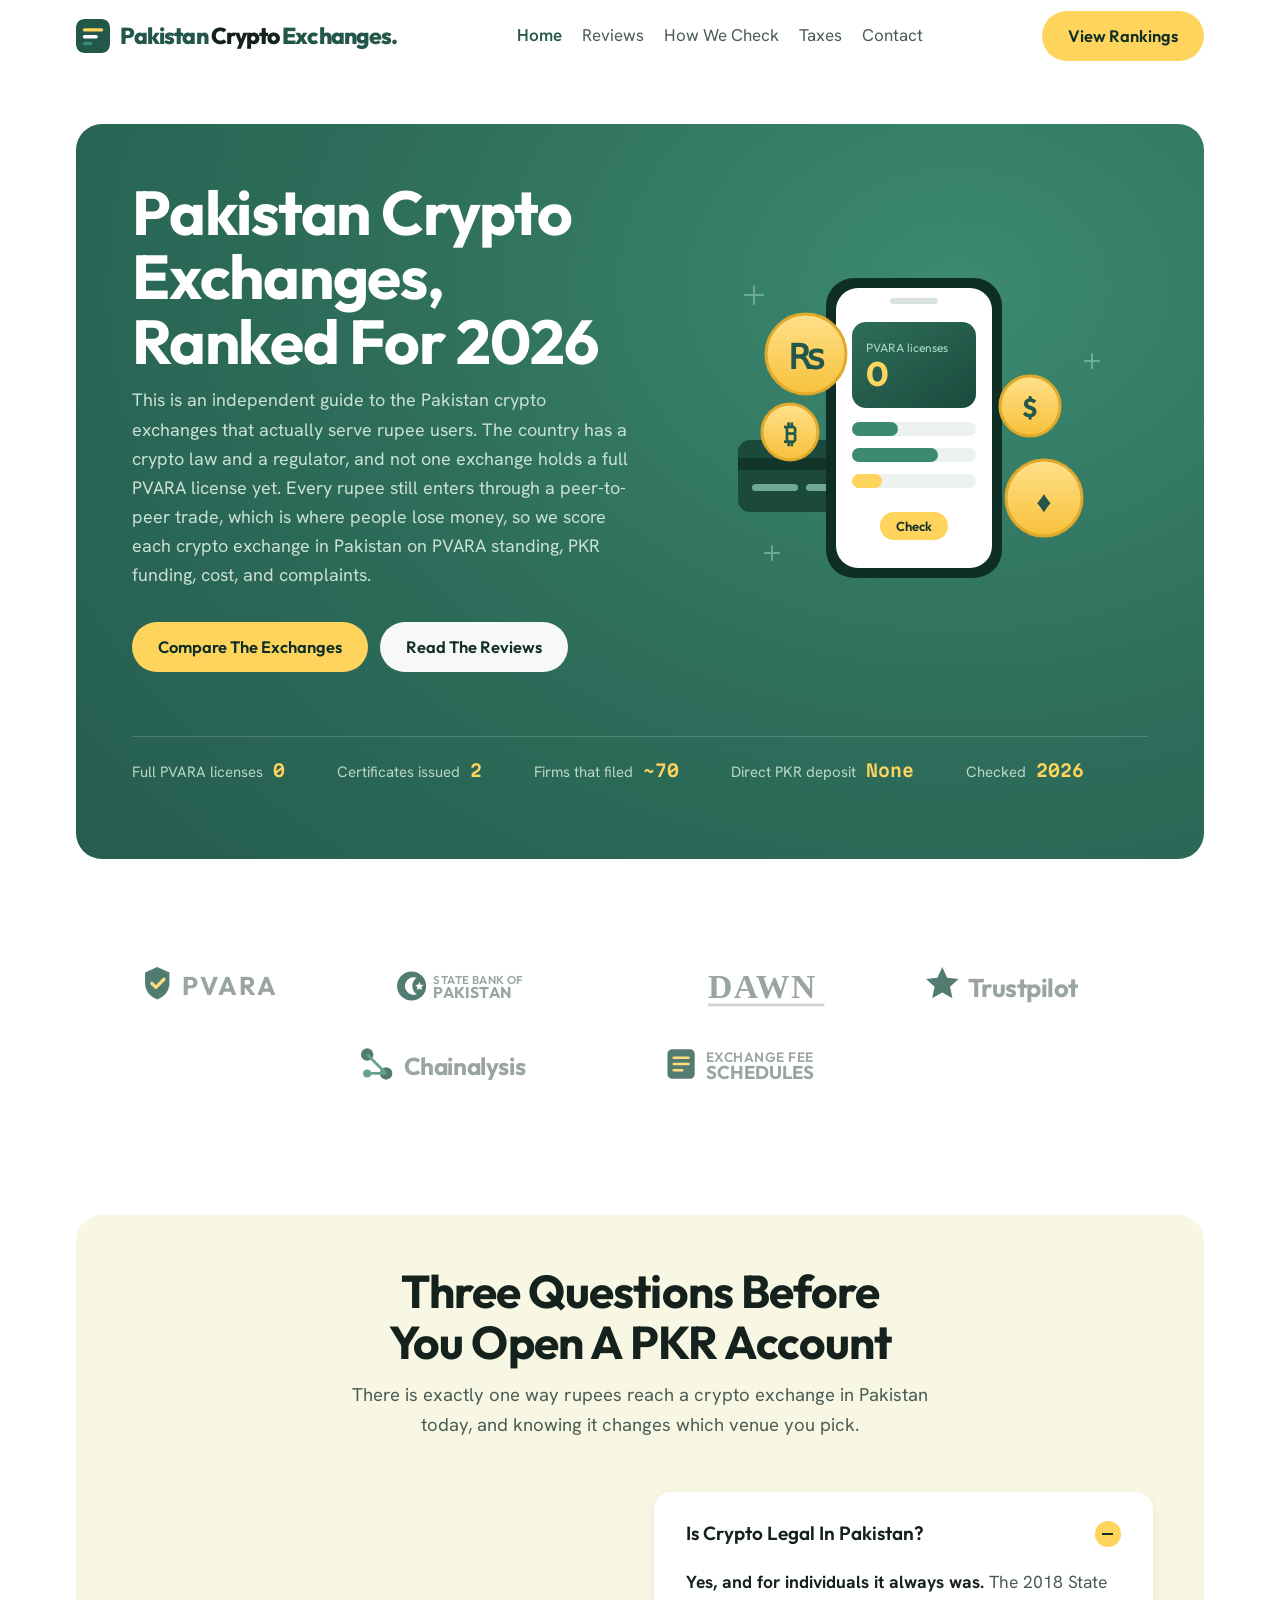
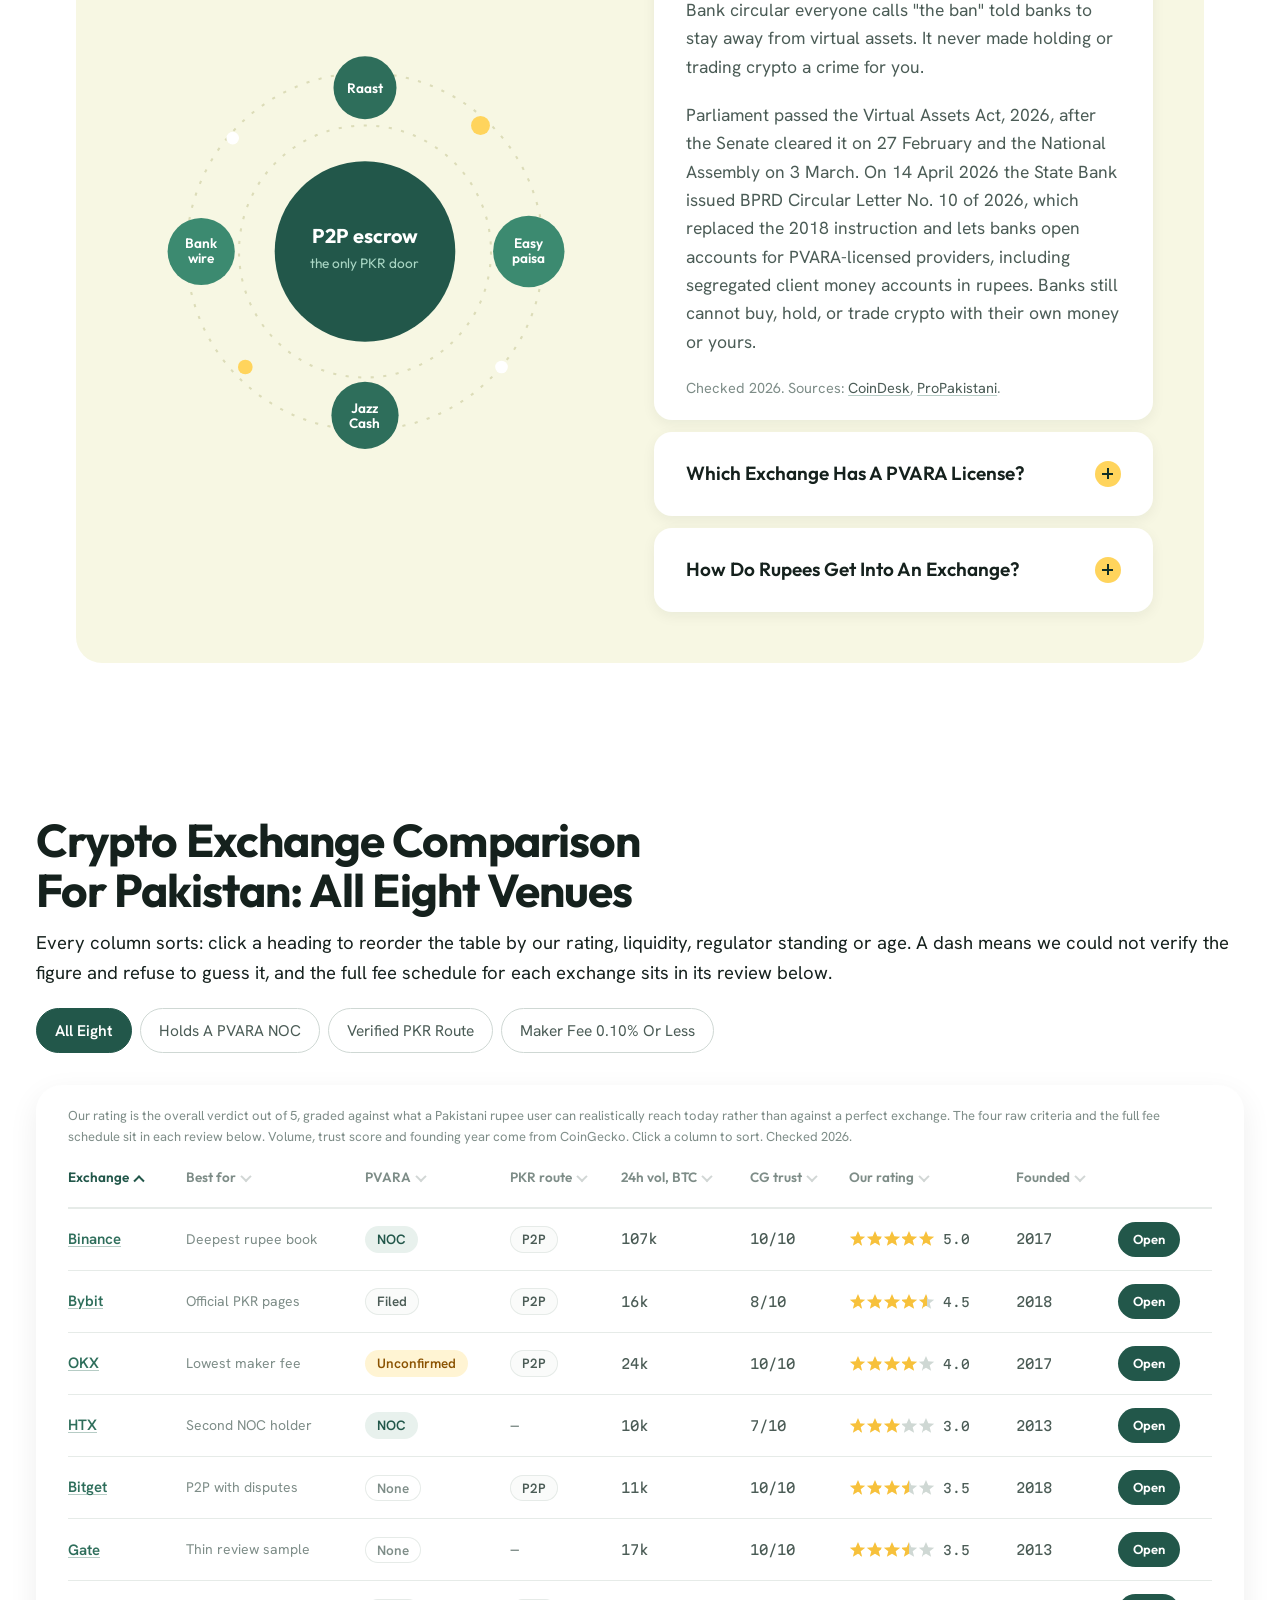
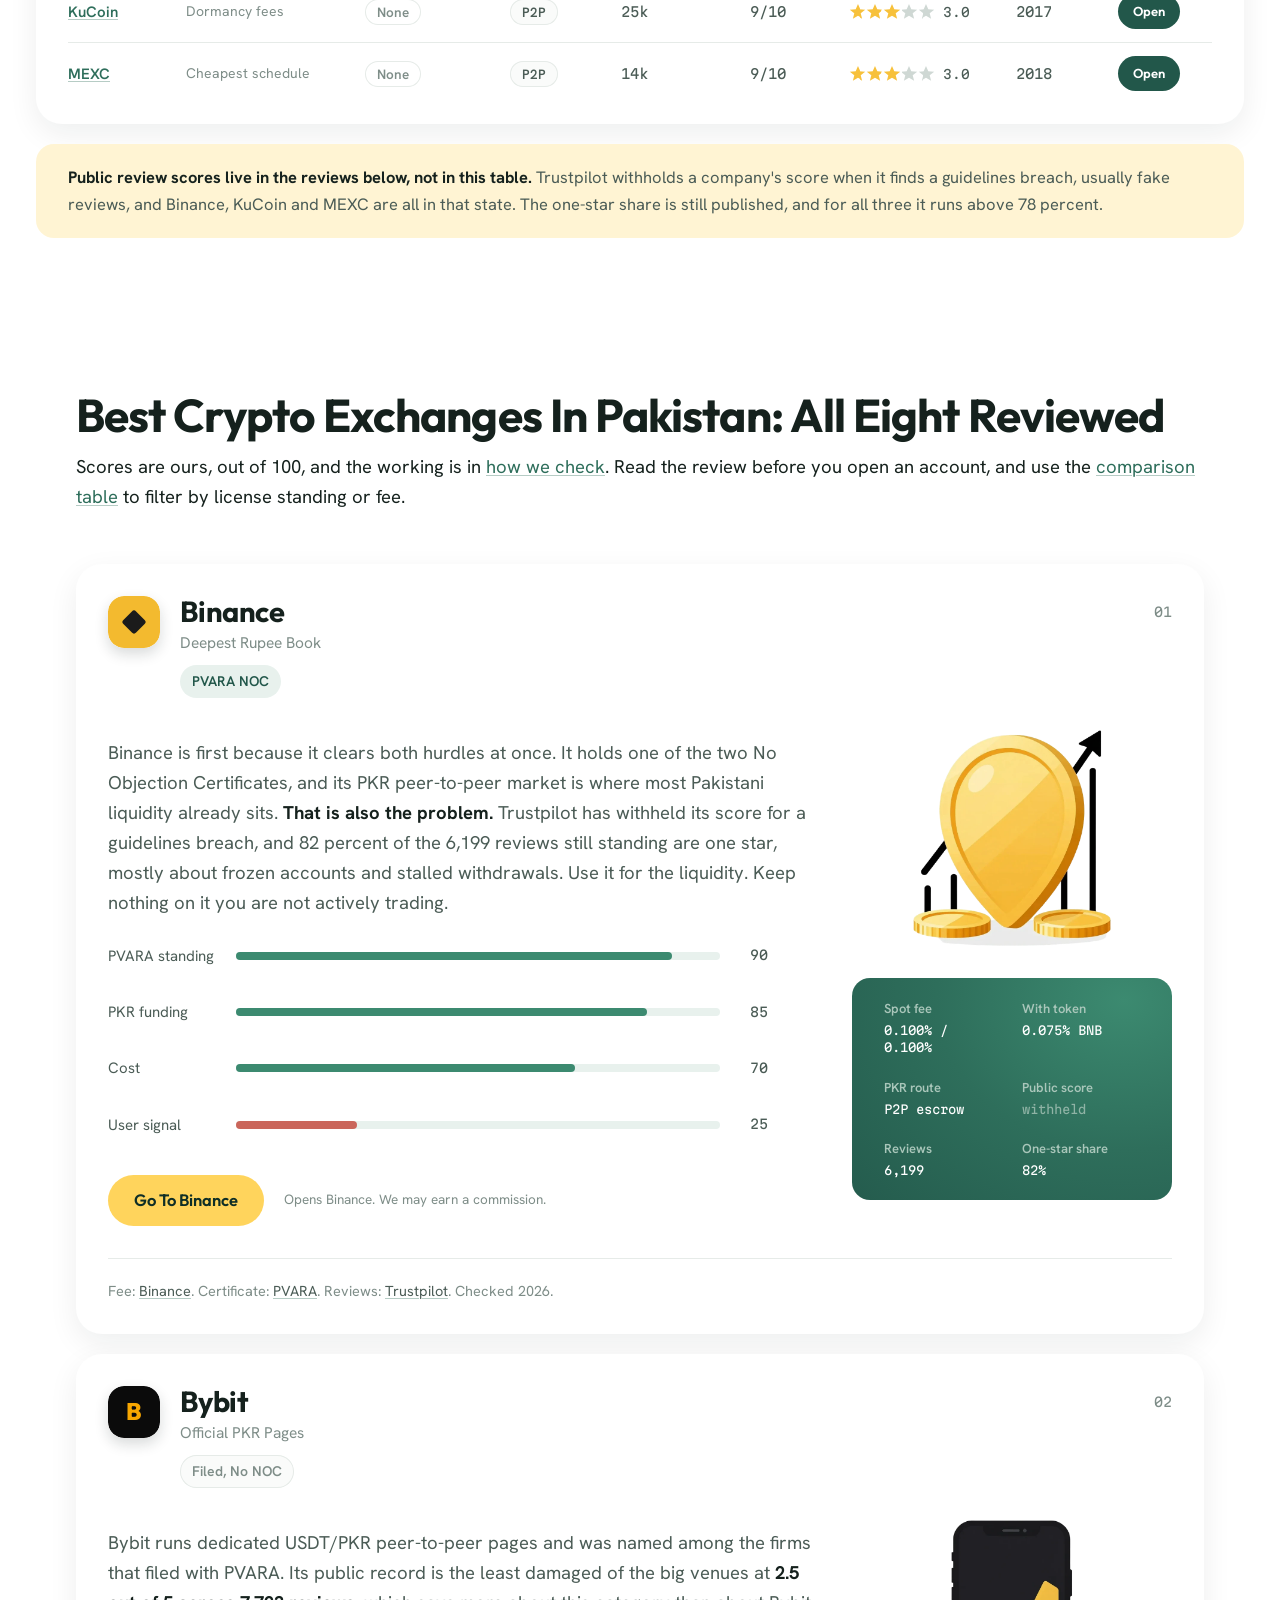
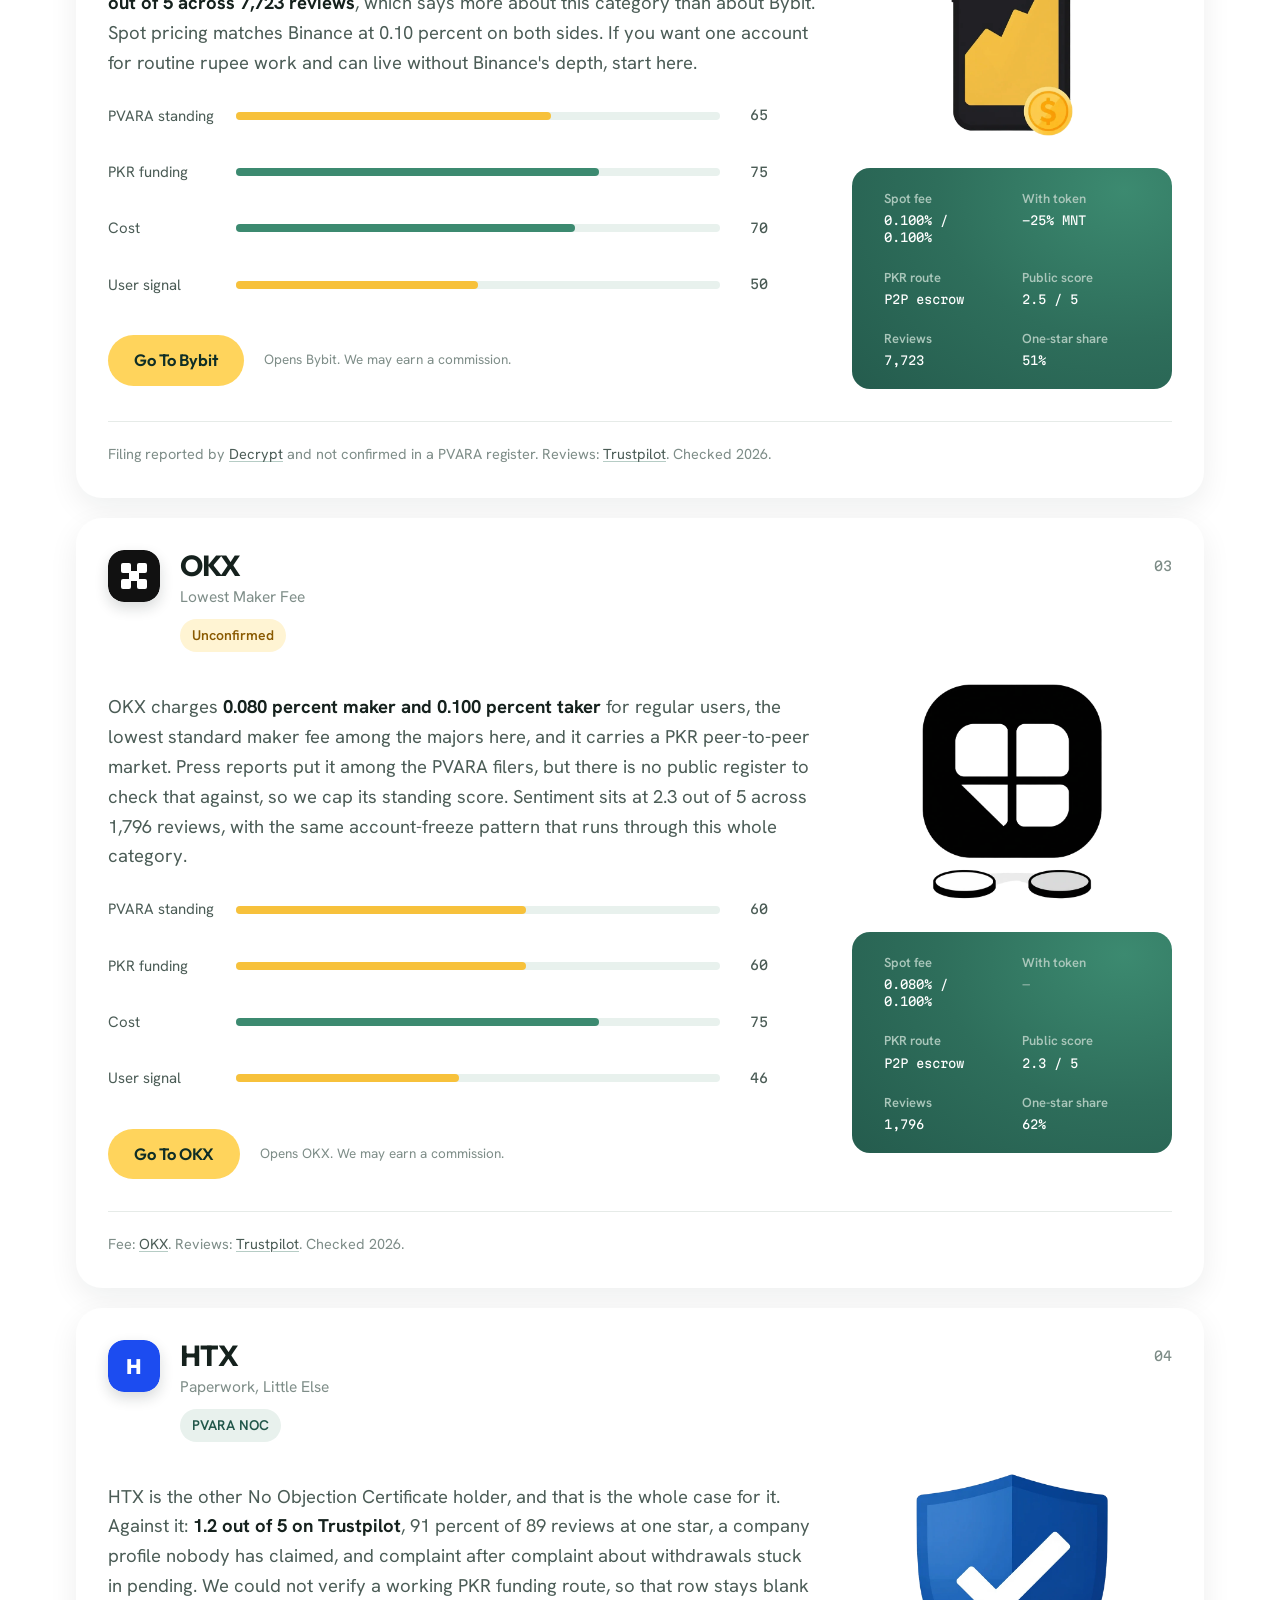
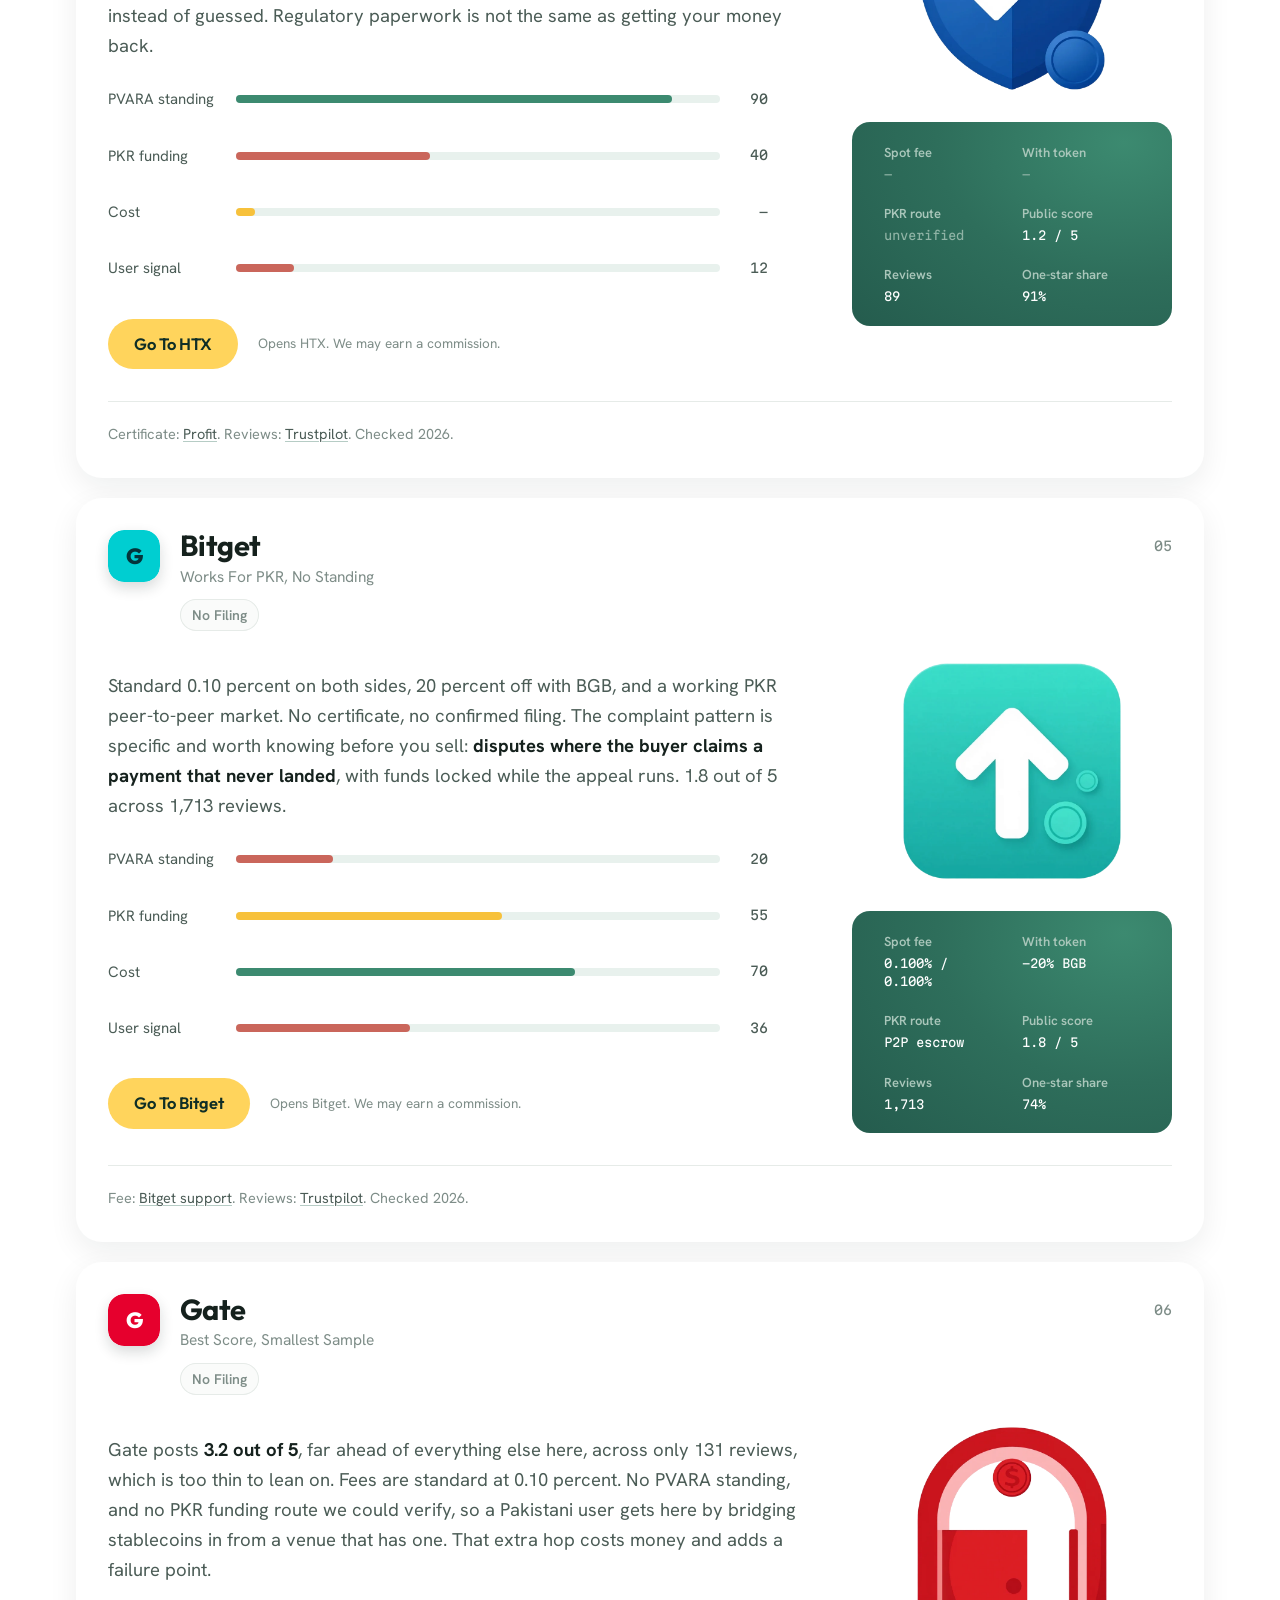
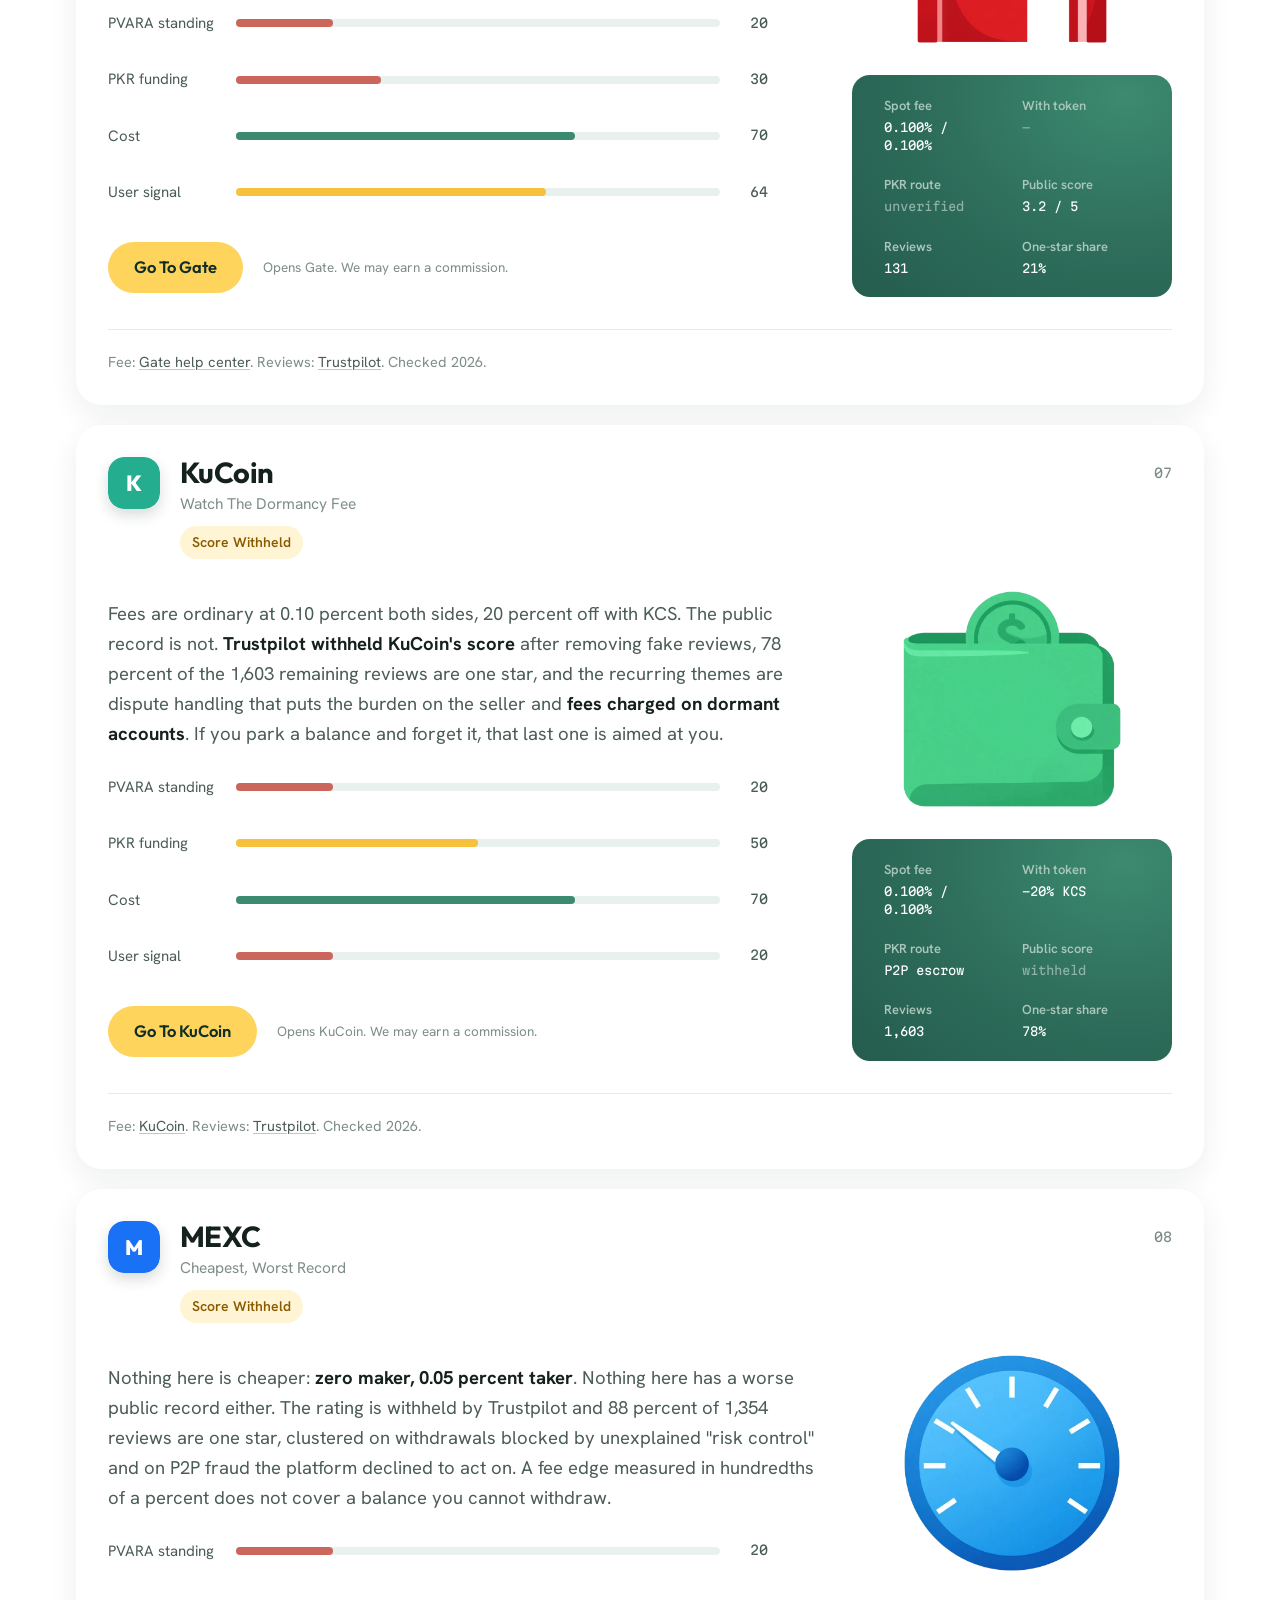
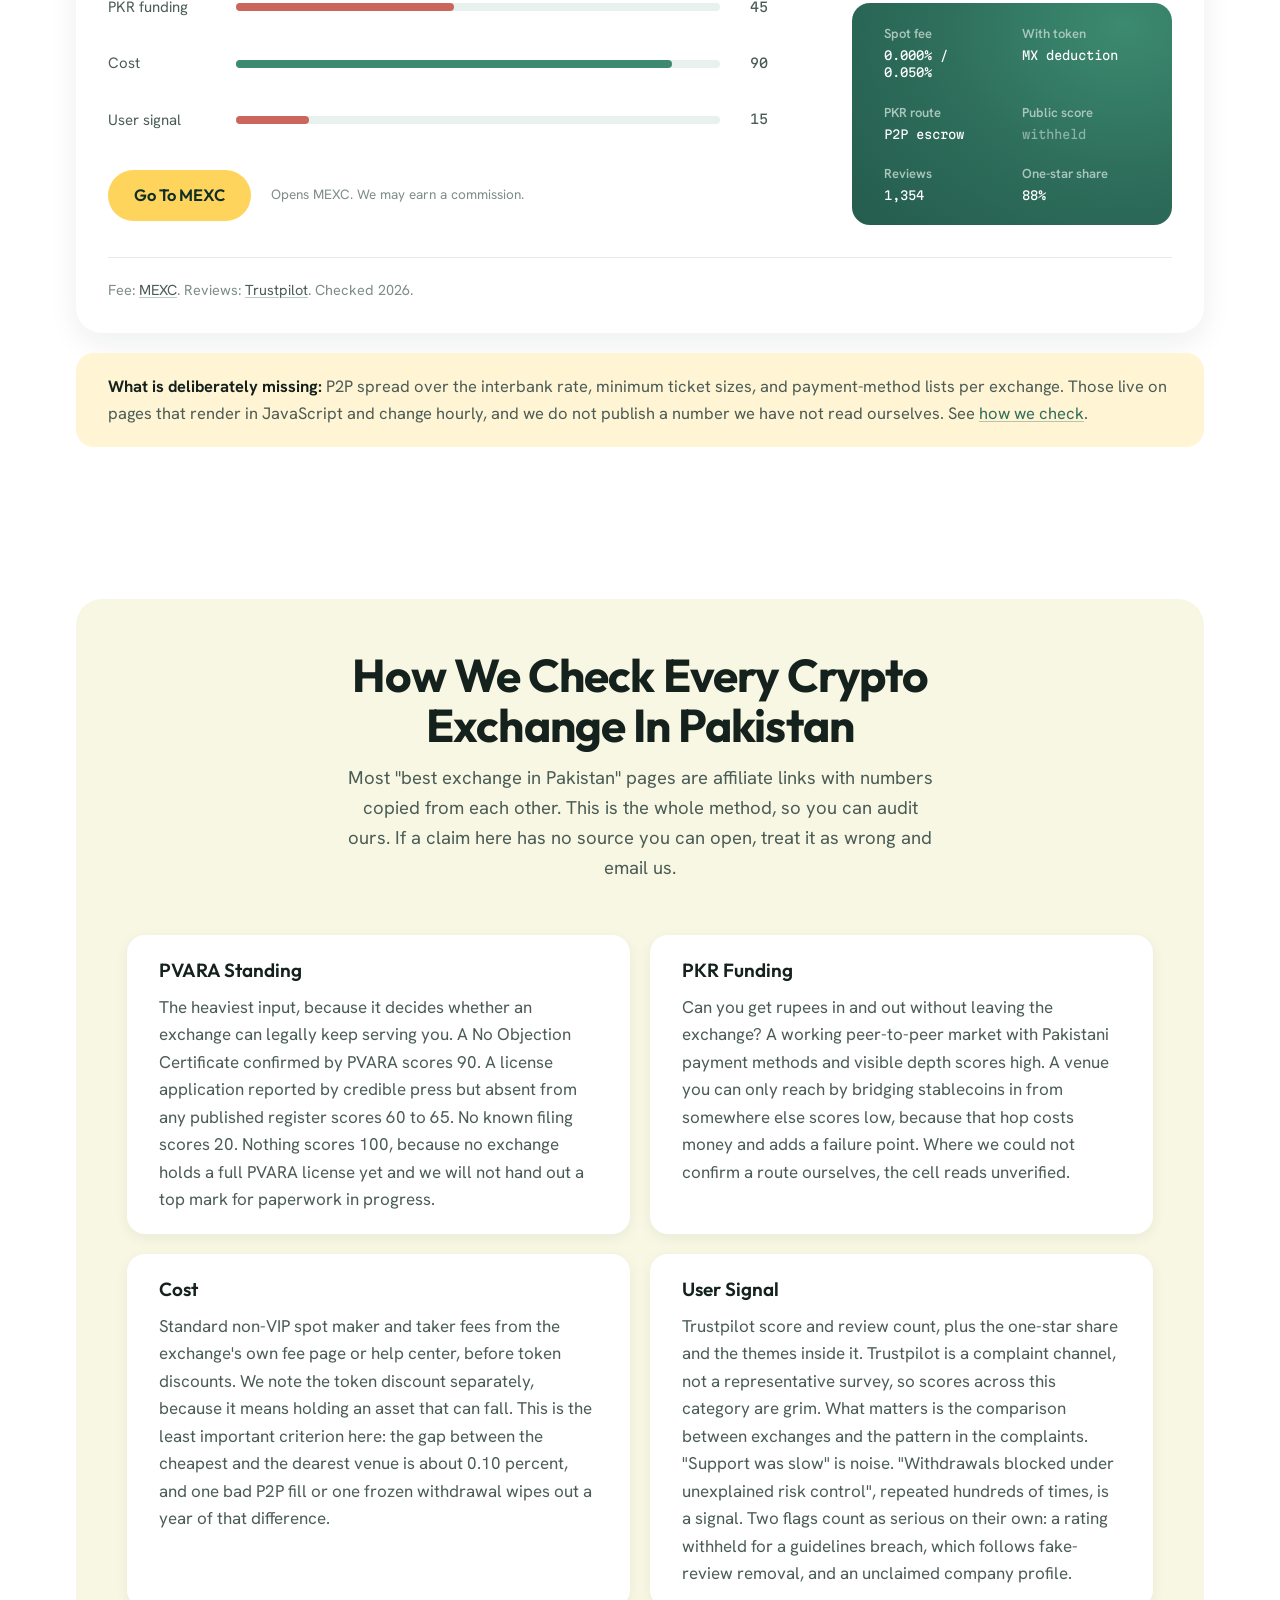
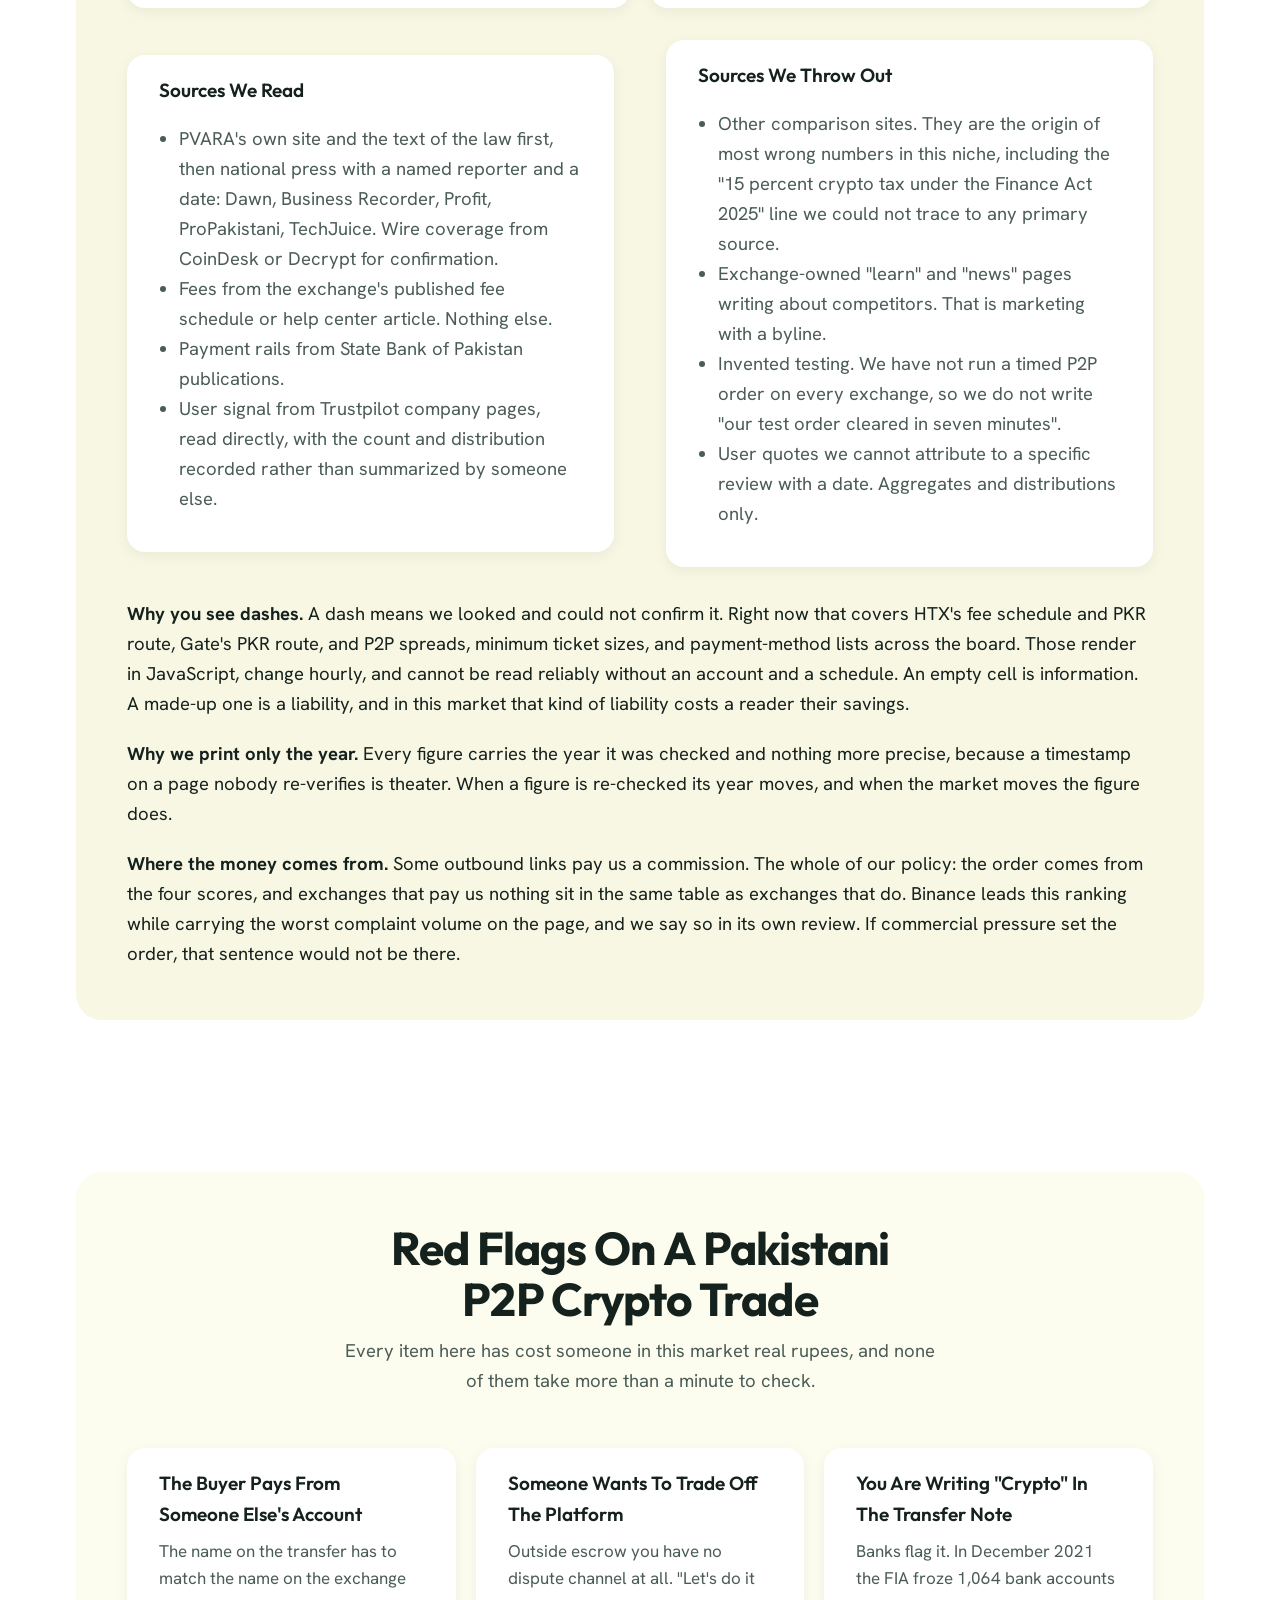
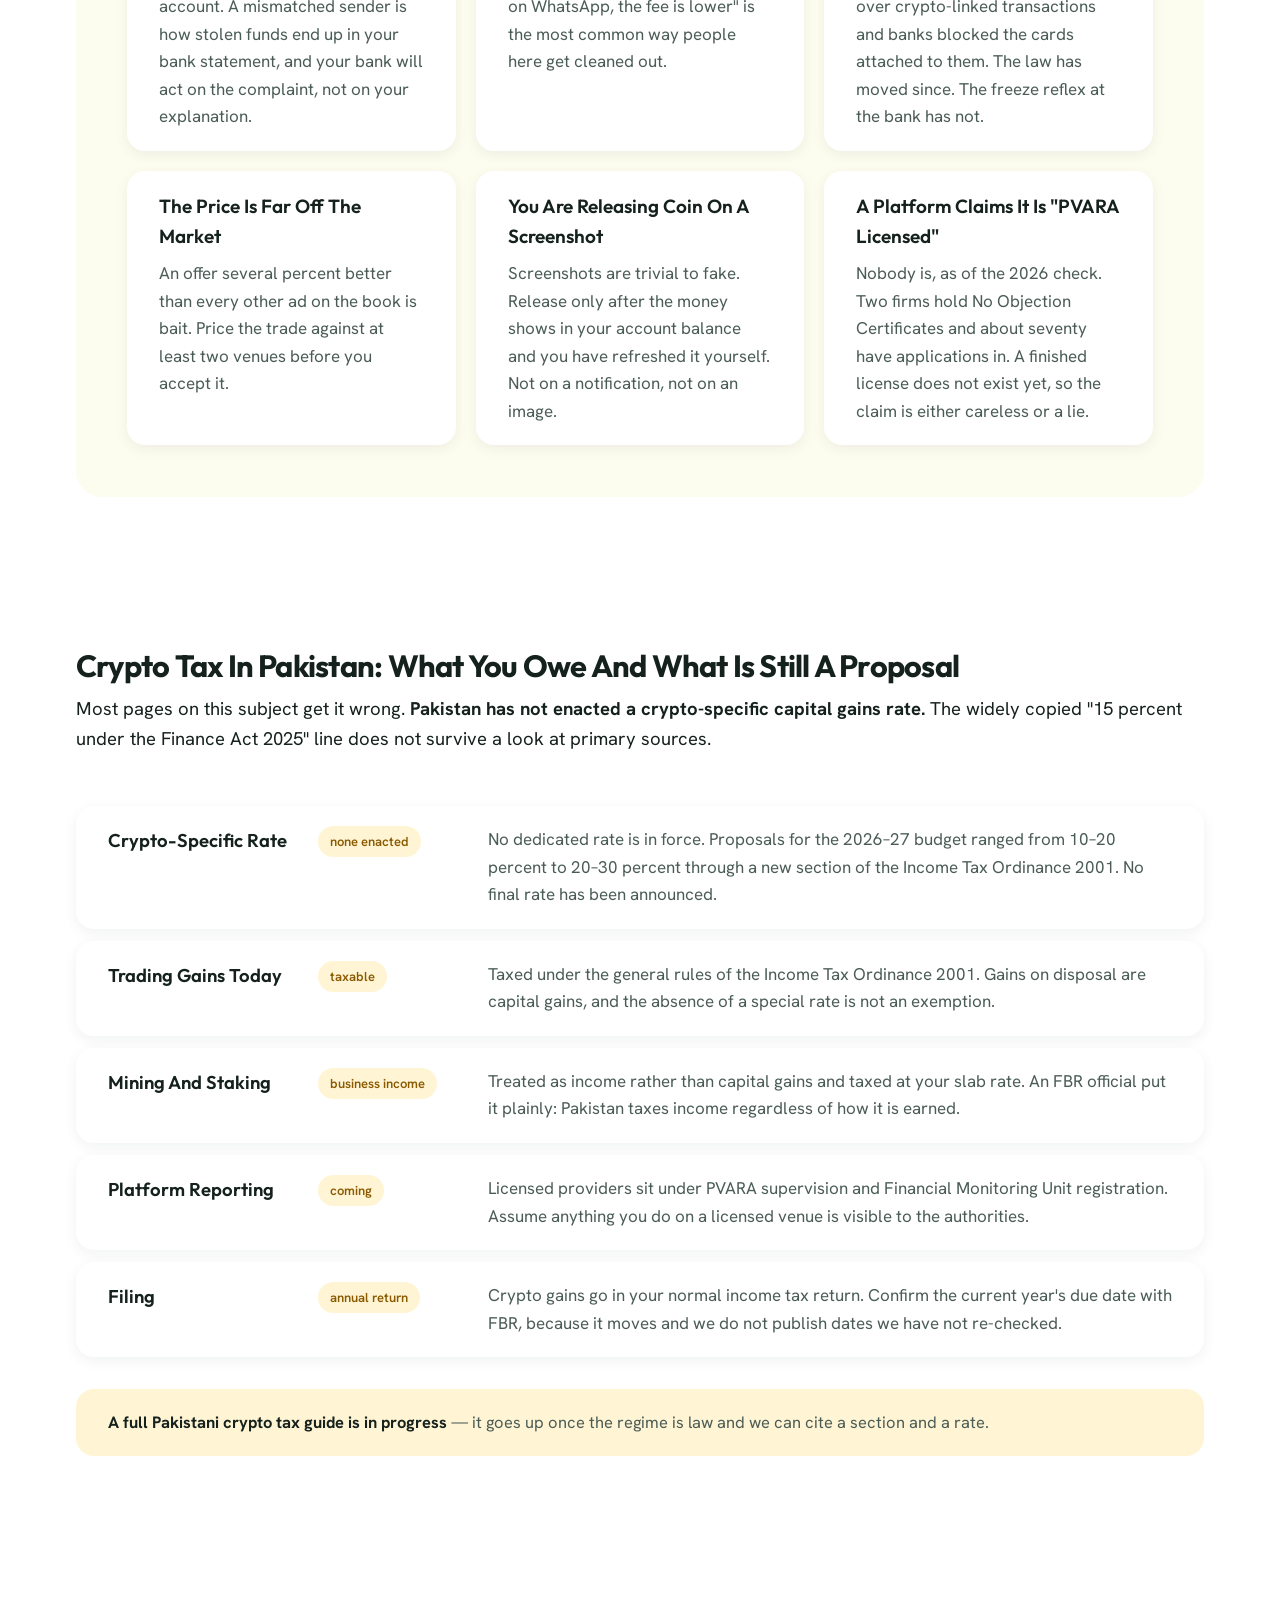
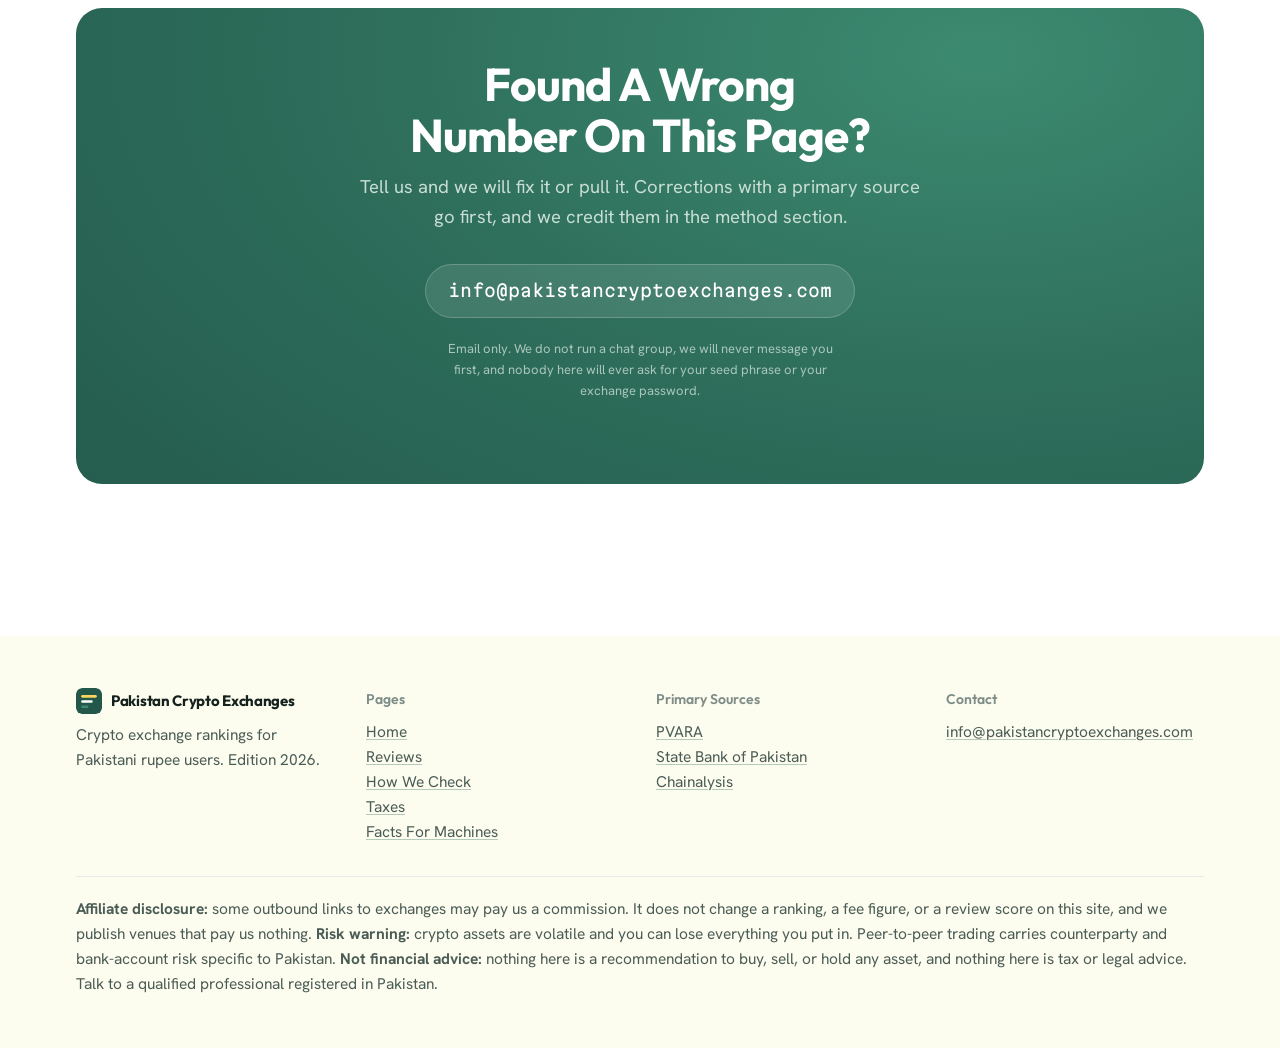
<file: index.html>
<!doctype html>
<html lang="en" data-dates="ui/dates.json">
<head>
<meta charset="utf-8">
<meta name="viewport" content="width=device-width,initial-scale=1">
<title>Best Crypto Exchange In Pakistan 2026 | Pakistan Crypto Exchanges</title>
<meta name="description" content="Pakistan crypto exchanges ranked for 2026: PVARA license status, PKR funding routes, real spot fees, and complaint data for Binance, Bybit, OKX, HTX and four more.">
<link rel="canonical" href="https://pakistancryptoexchanges.com/">
<meta name="robots" content="index,follow,max-snippet:-1,max-image-preview:large">
<meta name="theme-color" content="#22574A">
<meta property="og:type" content="website">
<meta property="og:site_name" content="Pakistan Crypto Exchanges">
<meta property="og:title" content="Best Crypto Exchange In Pakistan 2026">
<meta property="og:url" content="https://pakistancryptoexchanges.com/">
<link rel="icon" href="/favicon.ico" sizes="any">
<link rel="icon" href="/favicon.svg" type="image/svg+xml">
<link rel="apple-touch-icon" href="/apple-touch-icon.png">
<link rel="manifest" href="/site.webmanifest">
<link rel="preconnect" href="https://fonts.googleapis.com">
<link rel="preconnect" href="https://fonts.gstatic.com" crossorigin>
<link rel="stylesheet" href="https://fonts.googleapis.com/css2?family=Outfit:wght@500;600;700;800&family=Hanken+Grotesk:wght@400;500;600&family=Martian+Mono:wght@400;500;600&display=swap">
<link rel="stylesheet" href="ui/theme.css">
<script type="application/ld+json">
{
 "@context": "https://schema.org",
 "@graph": [
  {
   "@type": "BreadcrumbList",
   "itemListElement": [
    {
     "@type": "ListItem",
     "position": 1,
     "name": "Home",
     "item": "https://pakistancryptoexchanges.com/"
    },
    {
     "@type": "ListItem",
     "position": 2,
     "name": "Exchange reviews",
     "item": "https://pakistancryptoexchanges.com/#rank"
    }
   ]
  },
  {
   "@type": "FAQPage",
   "mainEntity": [
    {
     "@type": "Question",
     "name": "Is crypto legal in Pakistan in 2026?",
     "acceptedAnswer": {
      "@type": "Answer",
      "text": "Yes. Parliament passed the Virtual Assets Act, 2026, and on 14 April 2026 the State Bank of Pakistan replaced its 2018 banking prohibition with BPRD Circular Letter No. 10 of 2026, which lets banks open accounts for PVARA-licensed providers. The 2018 rule restricted banks, not individuals. Banks still cannot hold or trade crypto with their own funds or customer deposits."
     }
    },
    {
     "@type": "Question",
     "name": "Which crypto exchange has a PVARA license in Pakistan?",
     "acceptedAnswer": {
      "@type": "Answer",
      "text": "None. PVARA granted No Objection Certificates to Binance and HTX on 12 December 2025, which the authority called a first step rather than a blanket approval. The licensing portal opened on 22 August 2026 with a 5 September 2026 filing deadline for existing operators, and about 70 companies applied. No full license has been issued."
     }
    },
    {
     "@type": "Question",
     "name": "How do you fund a crypto exchange account in Pakistani rupees?",
     "acceptedAnswer": {
      "@type": "Answer",
      "text": "Through peer-to-peer markets. No global exchange takes a direct PKR card or wire deposit today, so you pay another person over Raast, a bank transfer, Easypaisa, or JazzCash while the exchange holds the crypto in escrow. Raast transfers are free for customers and must credit within 20 seconds under State Bank rules."
     }
    },
    {
     "@type": "Question",
     "name": "What is the crypto tax rate in Pakistan in 2026?",
     "acceptedAnswer": {
      "@type": "Answer",
      "text": "There is no crypto-specific rate in force. Gains are taxable under the general rules of the Income Tax Ordinance 2001. For the 2026-27 budget the government discussed a dedicated capital gains regime; reported figures ranged from 10 to 20 percent according to an FBR official quoted by Arab News in June 2026, and 20 to 30 percent in earlier reporting. No final rate has been announced, and the widely repeated 15 percent figure could not be traced to a primary source."
     }
    },
    {
     "@type": "Question",
     "name": "How are these Pakistan crypto exchange scores calculated?",
     "acceptedAnswer": {
      "@type": "Answer",
      "text": "Four criteria, each scored out of 100: PVARA standing, PKR funding, cost, and user signal. PVARA standing carries the most weight because an unlicensed exchange can be ordered to stop serving Pakistani users. Every score maps to a published fact, and anything we cannot verify is printed as a dash rather than estimated. Affiliate commissions never change a score or a position."
     }
    }
   ]
  },
  {
   "@type": "Review",
   "name": "Binance for Pakistani rupee users",
   "itemReviewed": {
    "@type": "Organization",
    "name": "Binance",
    "url": "https://www.binance.com/"
   },
   "author": {
    "@type": "Organization",
    "name": "Pakistan Crypto Exchanges"
   },
   "reviewRating": {
    "@type": "Rating",
    "ratingValue": "5.0",
    "bestRating": "5",
    "worstRating": "1"
   },
   "reviewBody": "Holds a PVARA No Objection Certificate and the deepest PKR peer-to-peer book, with the heaviest complaint volume of any exchange we track."
  },
  {
   "@type": "Review",
   "name": "Bybit for Pakistani rupee users",
   "itemReviewed": {
    "@type": "Organization",
    "name": "Bybit",
    "url": "https://www.bybit.com/",
    "aggregateRating": {
     "@type": "AggregateRating",
     "ratingValue": "2.5",
     "reviewCount": "7723",
     "bestRating": "5",
     "worstRating": "1"
    }
   },
   "author": {
    "@type": "Organization",
    "name": "Pakistan Crypto Exchanges"
   },
   "reviewRating": {
    "@type": "Rating",
    "ratingValue": "4.5",
    "bestRating": "5",
    "worstRating": "1"
   },
   "reviewBody": "Runs official PKR peer-to-peer pages and filed with PVARA, with the least damaged public record among the large exchanges."
  },
  {
   "@type": "Review",
   "name": "OKX for Pakistani rupee users",
   "itemReviewed": {
    "@type": "Organization",
    "name": "OKX",
    "url": "https://www.okx.com/",
    "aggregateRating": {
     "@type": "AggregateRating",
     "ratingValue": "2.3",
     "reviewCount": "1796",
     "bestRating": "5",
     "worstRating": "1"
    }
   },
   "author": {
    "@type": "Organization",
    "name": "Pakistan Crypto Exchanges"
   },
   "reviewRating": {
    "@type": "Rating",
    "ratingValue": "4.0",
    "bestRating": "5",
    "worstRating": "1"
   },
   "reviewBody": "Lowest standard maker fee of the majors at 0.080 percent, with a PKR peer-to-peer market and a Pakistan filing that is press-reported rather than confirmed."
  },
  {
   "@type": "Review",
   "name": "HTX for Pakistani rupee users",
   "itemReviewed": {
    "@type": "Organization",
    "name": "HTX",
    "url": "https://www.htx.com/",
    "aggregateRating": {
     "@type": "AggregateRating",
     "ratingValue": "1.2",
     "reviewCount": "89",
     "bestRating": "5",
     "worstRating": "1"
    }
   },
   "author": {
    "@type": "Organization",
    "name": "Pakistan Crypto Exchanges"
   },
   "reviewRating": {
    "@type": "Rating",
    "ratingValue": "3.0",
    "bestRating": "5",
    "worstRating": "1"
   },
   "reviewBody": "One of two No Objection Certificate holders in Pakistan, paired with the worst public review score in this set."
  },
  {
   "@type": "Review",
   "name": "Bitget for Pakistani rupee users",
   "itemReviewed": {
    "@type": "Organization",
    "name": "Bitget",
    "url": "https://www.bitget.com/",
    "aggregateRating": {
     "@type": "AggregateRating",
     "ratingValue": "1.8",
     "reviewCount": "1713",
     "bestRating": "5",
     "worstRating": "1"
    }
   },
   "author": {
    "@type": "Organization",
    "name": "Pakistan Crypto Exchanges"
   },
   "reviewRating": {
    "@type": "Rating",
    "ratingValue": "3.5",
    "bestRating": "5",
    "worstRating": "1"
   },
   "reviewBody": "A working PKR peer-to-peer market at standard fees, with no PVARA standing and a heavy pattern of P2P dispute complaints."
  },
  {
   "@type": "Review",
   "name": "Gate for Pakistani rupee users",
   "itemReviewed": {
    "@type": "Organization",
    "name": "Gate",
    "url": "https://www.gate.com/",
    "aggregateRating": {
     "@type": "AggregateRating",
     "ratingValue": "3.2",
     "reviewCount": "131",
     "bestRating": "5",
     "worstRating": "1"
    }
   },
   "author": {
    "@type": "Organization",
    "name": "Pakistan Crypto Exchanges"
   },
   "reviewRating": {
    "@type": "Rating",
    "ratingValue": "3.5",
    "bestRating": "5",
    "worstRating": "1"
   },
   "reviewBody": "The best public score in this set on the smallest sample, with no verified rupee funding route and no PVARA standing."
  },
  {
   "@type": "Review",
   "name": "KuCoin for Pakistani rupee users",
   "itemReviewed": {
    "@type": "Organization",
    "name": "KuCoin",
    "url": "https://www.kucoin.com/"
   },
   "author": {
    "@type": "Organization",
    "name": "Pakistan Crypto Exchanges"
   },
   "reviewRating": {
    "@type": "Rating",
    "ratingValue": "3.0",
    "bestRating": "5",
    "worstRating": "1"
   },
   "reviewBody": "Rating withheld by Trustpilot for a guidelines breach, with dormancy fees and P2P disputes dominating what remains."
  },
  {
   "@type": "Review",
   "name": "MEXC for Pakistani rupee users",
   "itemReviewed": {
    "@type": "Organization",
    "name": "MEXC",
    "url": "https://www.mexc.com/"
   },
   "author": {
    "@type": "Organization",
    "name": "Pakistan Crypto Exchanges"
   },
   "reviewRating": {
    "@type": "Rating",
    "ratingValue": "3.0",
    "bestRating": "5",
    "worstRating": "1"
   },
   "reviewBody": "The cheapest spot schedule here at zero maker and 0.05 percent taker, undercut by the worst one-star share in the set."
  }
 ]
}
</script>
</head>
<body id="top">

<header class="masthead">
  <div class="sheet">
    <a class="wordmark" href="#top"><svg class="brandmark" viewBox="0 0 64 64" aria-hidden="true" focusable="false"><rect width="64" height="64" rx="15" fill="#22574A"/><rect x="12.8" y="17.3" width="38.4" height="6.4" rx="3.2" fill="#FFD45C"/><rect x="12.8" y="30.1" width="28.2" height="6.4" rx="3.2" fill="#FFFFFF"/><rect x="12.8" y="42.9" width="17.9" height="6.4" rx="3.2" fill="#3C8A70"/></svg><span class="wm-text">Pakistan <span>Crypto</span><i class="w3"> Exchanges</i>.</span></a>
    <nav class="menu" id="menu" aria-label="Main">
      <a href="#top" aria-current="page">Home</a>
      <a href="#rank">Reviews</a>
      <a href="#how-we-check">How We Check</a>
      <a href="#tax">Taxes</a>
      <a href="#contact">Contact</a>
    </nav>
    <a class="pill" href="#compare">View Rankings</a>
    <button class="burger" type="button" data-menu aria-expanded="false" aria-controls="menu" aria-label="Menu"><i></i><i></i><i></i></button>
  </div>
</header>

<main>

<section class="band tight">
  <div class="sheet">
    <div class="hero">
      <div>
        <h1>Pakistan Crypto Exchanges, Ranked For 2026</h1>
        <p>This is an independent guide to the Pakistan crypto exchanges that actually serve rupee users. The country has a crypto law and a regulator, and not one exchange holds a full PVARA license yet. Every rupee still enters through a peer-to-peer trade, which is where people lose money, so we score each crypto exchange in Pakistan on PVARA standing, PKR funding, cost, and complaints.</p>
        <p class="acts">
          <a class="pill" href="#compare">Compare The Exchanges</a>
          <a class="pill ghost" href="#rank">Read The Reviews</a>
        </p>
      </div>
      <div class="hero-art"><svg viewBox="0 0 440 400" role="img" aria-label="A phone showing a licence status card, surrounded by rupee, bitcoin and dollar coins" xmlns="http://www.w3.org/2000/svg">
  <defs>
    <linearGradient id="gcoin" x1="0" y1="0" x2="0" y2="1"><stop offset="0" stop-color="#FFE08A"/><stop offset="1" stop-color="#F7C13B"/></linearGradient>
    <linearGradient id="gcard" x1="0" y1="0" x2="1" y2="1"><stop offset="0" stop-color="#2E6E5B"/><stop offset="1" stop-color="#1B4A3D"/></linearGradient>
  </defs>
  <g opacity=".5" stroke="#A9D6C4" stroke-width="2" stroke-linecap="round">
    <path d="M60 60 l0 18 M51 69 l18 0"/><path d="M398 128 l0 14 M391 135 l14 0"/><path d="M78 320 l0 14 M71 327 l14 0"/>
  </g>
  <rect x="44" y="214" width="112" height="72" rx="12" fill="#1B4A3D"/>
  <rect x="44" y="232" width="112" height="12" fill="#12362C"/>
  <rect x="58" y="258" width="46" height="7" rx="3.5" fill="#6FA994"/>
  <rect x="112" y="258" width="24" height="7" rx="3.5" fill="#6FA994"/>
  <rect x="132" y="52" width="176" height="300" rx="28" fill="#0F2E26"/>
  <rect x="142" y="62" width="156" height="280" rx="22" fill="#FFFFFF"/>
  <rect x="196" y="72" width="48" height="6" rx="3" fill="#D8E3DE"/>
  <rect x="158" y="96" width="124" height="86" rx="14" fill="url(#gcard)"/>
  <text x="172" y="126" font-family="Outfit, Arial, sans-serif" font-size="12" fill="#A9D6C4">PVARA licenses</text>
  <text x="172" y="160" font-family="Outfit, Arial, sans-serif" font-size="34" font-weight="700" fill="#FFD45C">0</text>
  <rect x="158" y="196" width="124" height="14" rx="7" fill="#EDF2F0"/>
  <rect x="158" y="196" width="46" height="14" rx="7" fill="#3C8A70"/>
  <rect x="158" y="222" width="124" height="14" rx="7" fill="#EDF2F0"/>
  <rect x="158" y="222" width="86" height="14" rx="7" fill="#3C8A70"/>
  <rect x="158" y="248" width="124" height="14" rx="7" fill="#EDF2F0"/>
  <rect x="158" y="248" width="30" height="14" rx="7" fill="#FFD45C"/>
  <rect x="186" y="286" width="68" height="28" rx="14" fill="#FFD45C"/>
  <text x="220" y="305" text-anchor="middle" font-family="Outfit, Arial, sans-serif" font-size="13" font-weight="600" fill="#0F2E26">Check</text>
  <g>
    <circle cx="112" cy="128" r="40" fill="url(#gcoin)" stroke="#E0A92B" stroke-width="3"/>
    <text x="112" y="143" text-anchor="middle" font-family="Outfit, Arial, sans-serif" font-size="34" font-weight="700" fill="#22574A">&#8360;</text>
  </g>
  <g>
    <circle cx="96" cy="206" r="28" fill="url(#gcoin)" stroke="#E0A92B" stroke-width="3"/>
    <text x="96" y="217" text-anchor="middle" font-family="Outfit, Arial, sans-serif" font-size="26" font-weight="700" fill="#22574A">&#8383;</text>
  </g>
  <g>
    <circle cx="336" cy="180" r="30" fill="url(#gcoin)" stroke="#E0A92B" stroke-width="3"/>
    <text x="336" y="191" text-anchor="middle" font-family="Outfit, Arial, sans-serif" font-size="26" font-weight="700" fill="#22574A">$</text>
  </g>
  <g>
    <circle cx="350" cy="272" r="38" fill="url(#gcoin)" stroke="#E0A92B" stroke-width="3"/>
    <text x="350" y="286" text-anchor="middle" font-family="Outfit, Arial, sans-serif" font-size="30" font-weight="700" fill="#22574A">&#9830;</text>
  </g>
</svg></div>
      <dl class="herobar">
        <div><dt>Full PVARA licenses</dt><dd>0</dd></div>
        <div><dt>Certificates issued</dt><dd>2</dd></div>
        <div><dt>Firms that filed</dt><dd>~70</dd></div>
        <div><dt>Direct PKR deposit</dt><dd>None</dd></div>
        <div><dt>Checked</dt><dd data-check="rules">2026</dd></div>
      </dl>
    </div>
  </div>
</section>

<section class="band tight strip">
  <div class="sheet">
    <ul>
      <li><svg viewBox="0 0 150 34" role="img" aria-label="PVARA"><path d="M12 3l9 4v8c0 6-4 10-9 12-5-2-9-6-9-12V7z" fill="#22574A"/><path d="M8 15l3 3 6-6" stroke="#FFD45C" stroke-width="2.4" fill="none" stroke-linecap="round" stroke-linejoin="round"/><text x="30" y="24" font-family="Outfit, Arial, sans-serif" font-size="19" font-weight="700" letter-spacing="1.5" fill="currentColor">PVARA</text></svg></li>
      <li><svg viewBox="0 0 250 34" role="img" aria-label="State Bank of Pakistan"><circle cx="15" cy="17" r="14" fill="#22574A"/><path d="M20 9a8.5 8.5 0 1 0 0 16 9.6 9.6 0 0 1 0-16z" fill="#fff"/><path d="M22.5 13.2l1.2 2.6 2.8.3-2.1 1.9.6 2.8-2.5-1.4-2.5 1.4.6-2.8-2.1-1.9 2.8-.3z" fill="#fff"/><text x="36" y="15" font-family="Outfit, Arial, sans-serif" font-size="11" font-weight="600" letter-spacing=".4" fill="currentColor">STATE BANK OF</text><text x="36" y="29" font-family="Outfit, Arial, sans-serif" font-size="15" font-weight="700" letter-spacing=".2" fill="currentColor">PAKISTAN</text></svg></li>
      <li><svg viewBox="0 0 120 34" role="img" aria-label="Dawn"><text x="0" y="26" font-family="Georgia, Times New Roman, serif" font-size="25" font-weight="700" letter-spacing="1" fill="currentColor">DAWN</text><rect x="0" y="30" width="86" height="2" fill="currentColor" opacity=".45"/></svg></li>
      <li><svg viewBox="0 0 160 34" role="img" aria-label="Trustpilot"><path d="M15 3l3.6 7.9 8.4.9-6.3 5.8 1.8 8.4L15 21.8 7.5 26l1.8-8.4L3 11.8l8.4-.9z" fill="#22574A"/><text x="34" y="25" font-family="Outfit, Arial, sans-serif" font-size="19" font-weight="700" letter-spacing="-.4" fill="currentColor">Trustpilot</text></svg></li>
      <li><svg viewBox="0 0 190 34" role="img" aria-label="Chainalysis"><circle cx="9" cy="10" r="4.6" fill="#22574A"/><circle cx="23" cy="24" r="4.6" fill="#22574A"/><circle cx="9" cy="24" r="3" fill="#3C8A70"/><path d="M9 10l14 14M9 24h14" stroke="#3C8A70" stroke-width="2"/><text x="36" y="25" font-family="Outfit, Arial, sans-serif" font-size="18" font-weight="700" letter-spacing="-.3" fill="currentColor">Chainalysis</text></svg></li>
      <li><svg viewBox="0 0 210 34" role="img" aria-label="Exchange fee schedules"><rect x="2" y="5" width="22" height="24" rx="4" fill="#22574A"/><path d="M7 12h12M7 17h12M7 22h7" stroke="#FFD45C" stroke-width="2" stroke-linecap="round"/><text x="33" y="15" font-family="Outfit, Arial, sans-serif" font-size="11" font-weight="600" letter-spacing=".4" fill="currentColor">EXCHANGE FEE</text><text x="33" y="29" font-family="Outfit, Arial, sans-serif" font-size="15" font-weight="700" fill="currentColor">SCHEDULES</text></svg></li>
    </ul>
  </div>
</section>

<section class="band" id="questions">
  <div class="sheet">
    <div class="wash">
      <h2>Three Questions Before You Open A PKR Account</h2>
      <p class="sub">There is exactly one way rupees reach a crypto exchange in Pakistan today, and knowing it changes which venue you pick.</p>
      <div class="duo">
        <div class="orbit"><svg viewBox="0 0 400 380" role="img" aria-label="Rupee payment rails orbiting a central peer-to-peer escrow" xmlns="http://www.w3.org/2000/svg">
  <circle cx="200" cy="190" r="170" fill="none" stroke="#DCDCB8" stroke-width="2" stroke-dasharray="3 9"/>
  <circle cx="200" cy="190" r="120" fill="none" stroke="#DCDCB8" stroke-width="2" stroke-dasharray="3 9"/>
  <circle cx="200" cy="190" r="86" fill="#22574A"/>
  <text x="200" y="182" text-anchor="middle" font-family="Outfit, Arial, sans-serif" font-size="19" font-weight="700" fill="#FFFFFF">P2P escrow</text>
  <text x="200" y="206" text-anchor="middle" font-family="Outfit, Arial, sans-serif" font-size="13" fill="#A9D6C4">the only PKR door</text>
  <g font-family="Outfit, Arial, sans-serif" font-size="13" font-weight="600">
    <g><circle cx="200" cy="34" r="30" fill="#2E6E5B"/><text x="200" y="39" text-anchor="middle" fill="#FFFFFF">Raast</text></g>
    <g><circle cx="356" cy="190" r="34" fill="#3C8A70"/><text x="356" y="187" text-anchor="middle" fill="#FFFFFF">Easy</text><text x="356" y="201" text-anchor="middle" fill="#FFFFFF">paisa</text></g>
    <g><circle cx="200" cy="346" r="32" fill="#2E6E5B"/><text x="200" y="344" text-anchor="middle" fill="#FFFFFF">Jazz</text><text x="200" y="358" text-anchor="middle" fill="#FFFFFF">Cash</text></g>
    <g><circle cx="44" cy="190" r="32" fill="#3C8A70"/><text x="44" y="187" text-anchor="middle" fill="#FFFFFF">Bank</text><text x="44" y="201" text-anchor="middle" fill="#FFFFFF">wire</text></g>
  </g>
  <circle cx="310" cy="70" r="9" fill="#FFD45C"/>
  <circle cx="86" cy="300" r="7" fill="#FFD45C"/>
  <circle cx="330" cy="300" r="6" fill="#FFFFFF"/>
  <circle cx="74" cy="82" r="6" fill="#FFFFFF"/>
</svg></div>
        <div class="stack qa">
          <details class="card" open>
            <summary>Is Crypto Legal In Pakistan?</summary>
            <div class="ans">
              <p><b>Yes, and for individuals it always was.</b> The 2018 State Bank circular everyone calls "the ban" told banks to stay away from virtual assets. It never made holding or trading crypto a crime for you.</p>
              <p>Parliament passed the Virtual Assets Act, 2026, after the Senate cleared it on 27 February and the National Assembly on 3 March. On 14 April 2026 the State Bank issued BPRD Circular Letter No. 10 of 2026, which replaced the 2018 instruction and lets banks open accounts for PVARA-licensed providers, including segregated client money accounts in rupees. Banks still cannot buy, hold, or trade crypto with their own money or yours.</p>
              <p class="cite">Checked <span data-check="rules">2026</span>. Sources: <a href="https://www.coindesk.com/policy/2026/04/15/pakistan-lifts-seven-year-ban-allowing-banks-to-service-virtual-asset-providers" rel="nofollow noopener">CoinDesk</a>, <a href="https://propakistani.pk/2026/03/07/crypto-in-pakistan-just-got-regulated-parliament-approves-virtual-assets-act/" rel="nofollow noopener">ProPakistani</a>.</p>
            </div>
          </details>
          <details class="card">
            <summary>Which Exchange Has A PVARA License?</summary>
            <div class="ans">
              <p><b>None of them.</b> Anyone telling you their exchange is "PVARA licensed" is selling you something.</p>
              <p>On 12 December 2025 PVARA gave No Objection Certificates to Binance and HTX. Chairman Bilal bin Saqib said on the record that these are not blanket approvals: they let a firm register with the Financial Monitoring Unit, set up a local subsidiary, and then apply for a license. PVARA published its final regulations on 21 August 2026 and opened the licensing portal the next day, with a 5 September 2026 cutoff for anyone already operating. About 70 companies filed, and every one of them is still in the queue.</p>
              <p class="cite">Checked <span data-check="rules">2026</span>. Sources: <a href="https://www.dawn.com/news/1961074" rel="nofollow noopener">Dawn</a>, <a href="https://www.pvara.gov.pk/licensing" rel="nofollow noopener">PVARA</a>, <a href="https://www.techjuice.pk/70-companies-want-in-pakistans-crypto-market-gets-its-first-real-number/" rel="nofollow noopener">TechJuice</a>.</p>
            </div>
          </details>
          <details class="card">
            <summary>How Do Rupees Get Into An Exchange?</summary>
            <div class="ans">
              <p><b>Peer to peer, and only peer to peer.</b> No global exchange takes a direct PKR card payment or a wire from your bank today. You buy from another person, the exchange holds the coin in escrow, and you pay them over Raast, a bank transfer, Easypaisa, or JazzCash.</p>
              <p>Raast is the State Bank's own instant rail: free for customers, credited within 20 seconds by regulation, and it moved 664 million person-to-person payments worth PKR 18.9 trillion in the first quarter of 2026. Most P2P trades ride it, which also means your bank sees every transfer. That is the part worth reading twice in the <a href="#flags">red flags</a>.</p>
              <p class="cite">Checked <span data-check="rails">2026</span>. Source: <a href="https://www.sbp.org.pk/raast" rel="nofollow noopener">State Bank of Pakistan</a>.</p>
            </div>
          </details>
        </div>
      </div>
    </div>
  </div>
</section>

<section class="band" id="compare">
  <div class="sheet sheet-wide">
    <h2>Crypto Exchange Comparison For Pakistan: All Eight Venues</h2>
    <p class="wide">Every column sorts: click a heading to reorder the table by our rating, liquidity, regulator standing or age. A dash means we could not verify the figure and refuse to guess it, and the full fee schedule for each exchange sits in its review below.</p>
    <div class="picks" data-filter role="group" aria-label="Filter the comparison table">
      <button type="button" data-pick="all" aria-pressed="true">All Eight</button>
      <button type="button" data-pick="noc" aria-pressed="false">Holds A PVARA NOC</button>
      <button type="button" data-pick="p2p" aria-pressed="false">Verified PKR Route</button>
      <button type="button" data-pick="cheap" aria-pressed="false">Maker Fee 0.10% Or Less</button>
    </div>
    <div class="scroller">
      <table class="grid-x" id="compare-table">
        <caption>Our rating is the overall verdict out of 5, graded against what a Pakistani rupee user can realistically reach today rather than against a perfect exchange. The four raw criteria and the full fee schedule sit in each review below. Volume, trust score and founding year come from CoinGecko. Click a column to sort. Checked <span data-check="venues">2026</span>.</caption>
        <thead>
          <tr><th scope="col" data-sort="num" aria-sort="ascending"><button type="button" class="sortbtn">Exchange<i aria-hidden="true"></i></button></th><th scope="col" data-sort="text" aria-sort="none"><button type="button" class="sortbtn">Best for<i aria-hidden="true"></i></button></th><th scope="col" data-desc-first data-sort="num" title="Standing with the Pakistani regulator" aria-sort="none"><button type="button" class="sortbtn">PVARA<i aria-hidden="true"></i></button></th><th scope="col" data-desc-first data-sort="num" title="How rupees get in and out" aria-sort="none"><button type="button" class="sortbtn">PKR route<i aria-hidden="true"></i></button></th><th scope="col" data-desc-first data-sort="num" title="Spot volume in BTC, CoinGecko" aria-sort="none"><button type="button" class="sortbtn">24h vol, BTC<i aria-hidden="true"></i></button></th><th scope="col" data-desc-first data-sort="num" title="CoinGecko trust score out of 10" aria-sort="none"><button type="button" class="sortbtn">CG trust<i aria-hidden="true"></i></button></th><th scope="col" data-desc-first data-sort="num" title="Our score out of 5, from the four criteria" aria-sort="none"><button type="button" class="sortbtn">Our rating<i aria-hidden="true"></i></button></th><th scope="col" data-sort="num" aria-sort="none"><button type="button" class="sortbtn">Founded<i aria-hidden="true"></i></button></th><th scope="col"><span class="sr">Go to exchange</span></th></tr>
        </thead>
        <tbody>
          <tr data-traits="noc p2p cheap"><th scope="row" data-v="1"><a href="#binance">Binance</a></th><td class="soft" data-v="Deepest rupee book">Deepest rupee book</td><td class="stat-cell" data-v="3"><span class="stat ok">NOC</span></td><td class="stat-cell" data-v="1"><span class="stat mid">P2P</span></td><td data-v="107268">107k</td><td data-v="10">10/10</td><td class="rate" data-v="5.0"><span class="stars" role="img" aria-label="5.0 out of 5"><i style="width:100%"></i></span><span class="starsnum">5.0</span></td><td data-v="2017">2017</td><td><a class="tbtn" href="https://www.binance.com/" rel="nofollow sponsored noopener" target="_blank">Open</a></td></tr>
          <tr data-traits="applied p2p cheap"><th scope="row" data-v="2"><a href="#bybit">Bybit</a></th><td class="soft" data-v="Official PKR pages">Official PKR pages</td><td class="stat-cell" data-v="2"><span class="stat mid">Filed</span></td><td class="stat-cell" data-v="1"><span class="stat mid">P2P</span></td><td data-v="15820">16k</td><td data-v="8">8/10</td><td class="rate" data-v="4.5"><span class="stars" role="img" aria-label="4.5 out of 5"><i style="width:90%"></i></span><span class="starsnum">4.5</span></td><td data-v="2018">2018</td><td><a class="tbtn" href="https://www.bybit.com/" rel="nofollow sponsored noopener" target="_blank">Open</a></td></tr>
          <tr data-traits="applied p2p cheap"><th scope="row" data-v="3"><a href="#okx">OKX</a></th><td class="soft" data-v="Lowest maker fee">Lowest maker fee</td><td class="stat-cell" data-v="1"><span class="stat low">Unconfirmed</span></td><td class="stat-cell" data-v="1"><span class="stat mid">P2P</span></td><td data-v="23613">24k</td><td data-v="10">10/10</td><td class="rate" data-v="4.0"><span class="stars" role="img" aria-label="4.0 out of 5"><i style="width:80%"></i></span><span class="starsnum">4.0</span></td><td data-v="2017">2017</td><td><a class="tbtn" href="https://www.okx.com/" rel="nofollow sponsored noopener" target="_blank">Open</a></td></tr>
          <tr data-traits="noc"><th scope="row" data-v="4"><a href="#htx">HTX</a></th><td class="soft" data-v="Second NOC holder">Second NOC holder</td><td class="stat-cell" data-v="3"><span class="stat ok">NOC</span></td><td class="stat-cell off" data-v="0">&mdash;</td><td data-v="10098">10k</td><td data-v="7">7/10</td><td class="rate" data-v="3.0"><span class="stars" role="img" aria-label="3.0 out of 5"><i style="width:60%"></i></span><span class="starsnum">3.0</span></td><td data-v="2013">2013</td><td><a class="tbtn" href="https://www.htx.com/" rel="nofollow sponsored noopener" target="_blank">Open</a></td></tr>
          <tr data-traits="p2p cheap"><th scope="row" data-v="5"><a href="#bitget">Bitget</a></th><td class="soft" data-v="P2P with disputes">P2P with disputes</td><td class="stat-cell" data-v="0"><span class="stat none">None</span></td><td class="stat-cell" data-v="1"><span class="stat mid">P2P</span></td><td data-v="10777">11k</td><td data-v="10">10/10</td><td class="rate" data-v="3.5"><span class="stars" role="img" aria-label="3.5 out of 5"><i style="width:70%"></i></span><span class="starsnum">3.5</span></td><td data-v="2018">2018</td><td><a class="tbtn" href="https://www.bitget.com/" rel="nofollow sponsored noopener" target="_blank">Open</a></td></tr>
          <tr data-traits="cheap"><th scope="row" data-v="6"><a href="#gate">Gate</a></th><td class="soft" data-v="Thin review sample">Thin review sample</td><td class="stat-cell" data-v="0"><span class="stat none">None</span></td><td class="stat-cell off" data-v="0">&mdash;</td><td data-v="17045">17k</td><td data-v="10">10/10</td><td class="rate" data-v="3.5"><span class="stars" role="img" aria-label="3.5 out of 5"><i style="width:70%"></i></span><span class="starsnum">3.5</span></td><td data-v="2013">2013</td><td><a class="tbtn" href="https://www.gate.com/" rel="nofollow sponsored noopener" target="_blank">Open</a></td></tr>
          <tr data-traits="p2p cheap"><th scope="row" data-v="7"><a href="#kucoin">KuCoin</a></th><td class="soft" data-v="Dormancy fees">Dormancy fees</td><td class="stat-cell" data-v="0"><span class="stat none">None</span></td><td class="stat-cell" data-v="1"><span class="stat mid">P2P</span></td><td data-v="24627">25k</td><td data-v="9">9/10</td><td class="rate" data-v="3.0"><span class="stars" role="img" aria-label="3.0 out of 5"><i style="width:60%"></i></span><span class="starsnum">3.0</span></td><td data-v="2017">2017</td><td><a class="tbtn" href="https://www.kucoin.com/" rel="nofollow sponsored noopener" target="_blank">Open</a></td></tr>
          <tr data-traits="p2p cheap"><th scope="row" data-v="8"><a href="#mexc">MEXC</a></th><td class="soft" data-v="Cheapest schedule">Cheapest schedule</td><td class="stat-cell" data-v="0"><span class="stat none">None</span></td><td class="stat-cell" data-v="1"><span class="stat mid">P2P</span></td><td data-v="13961">14k</td><td data-v="9">9/10</td><td class="rate" data-v="3.0"><span class="stars" role="img" aria-label="3.0 out of 5"><i style="width:60%"></i></span><span class="starsnum">3.0</span></td><td data-v="2018">2018</td><td><a class="tbtn" href="https://www.mexc.com/" rel="nofollow sponsored noopener" target="_blank">Open</a></td></tr>
        </tbody>
      </table>
    </div>
    <div class="aside"><p><b>Public review scores live in the reviews below, not in this table.</b> Trustpilot withholds a company's score when it finds a guidelines breach, usually fake reviews, and Binance, KuCoin and MEXC are all in that state. The one-star share is still published, and for all three it runs above 78 percent.</p></div>
  </div>
</section>

<section class="band" id="rank">
  <div class="sheet">
    <h2>Best Crypto Exchanges In Pakistan: All Eight Reviewed</h2>
    <p class="wide">Scores are ours, out of 100, and the working is in <a href="#how-we-check">how we check</a>. Read the review before you open an account, and use the <a href="#compare">comparison table</a> to filter by license standing or fee.</p>
    <div style="height:var(--s4)"></div>
    <article class="venue" id="binance">
      <div class="vtop">
        <svg class="mk" viewBox="0 0 52 52" role="img" aria-label="Binance logo"><rect width="52" height="52" rx="16" fill="#F3BA2F"/><rect x="17" y="17" width="18" height="18" rx="3" transform="rotate(45 26 26)" fill="#1B1B1B"/></svg>
        <div>
          <h3>Binance</h3>
          <p class="who">Deepest Rupee Book</p>
          <span class="tag ">PVARA NOC</span>
        </div>
        <span class="rankno">01</span>
      </div>
      <div class="vgrid">
        <div>
          <p class="take">Binance is first because it clears both hurdles at once. It holds one of the two No Objection Certificates, and its PKR peer-to-peer market is where most Pakistani liquidity already sits. <b>That is also the problem.</b> Trustpilot has withheld its score for a guidelines breach, and 82 percent of the 6,199 reviews still standing are one star, mostly about frozen accounts and stalled withdrawals. Use it for the liquidity. Keep nothing on it you are not actively trading.</p>
          <div class="meters">
            <p class="meter"><span class="m-lab">PVARA standing</span><span class="m-bar"><i style="width:90%"></i></span><span class="m-val">90</span></p>
            <p class="meter"><span class="m-lab">PKR funding</span><span class="m-bar"><i style="width:85%"></i></span><span class="m-val">85</span></p>
            <p class="meter"><span class="m-lab">Cost</span><span class="m-bar"><i style="width:70%"></i></span><span class="m-val">70</span></p>
            <p class="meter"><span class="m-lab">User signal</span><span class="m-bar"><i class="bad" style="width:25%"></i></span><span class="m-val">25</span></p>
          </div>
          <p class="vcta"><a class="pill" href="https://www.binance.com/" rel="nofollow sponsored noopener" target="_blank">Go To Binance</a><span class="vcta-note">Opens Binance. We may earn a commission.</span></p>
        </div>
        <div>
          <p class="vart"><img src="ui/img/binance.webp" width="720" height="720" loading="lazy" decoding="async" alt="Gold token with a rising chart and coins, in Binance yellow and black"></p>
          <dl class="spec">
            <div><dt>Spot fee</dt><dd>0.100% / 0.100%</dd></div>
            <div><dt>With token</dt><dd>0.075% BNB</dd></div>
            <div><dt>PKR route</dt><dd>P2P escrow</dd></div>
            <div><dt>Public score</dt><dd class="off">withheld</dd></div>
            <div><dt>Reviews</dt><dd>6,199</dd></div>
            <div><dt>One-star share</dt><dd>82%</dd></div>
          </dl>
        </div>
      </div>
      <p class="cite">Fee: <a href="https://www.binance.com/en/fee/schedule" rel="nofollow noopener">Binance</a>. Certificate: <a href="https://pvara.gov.pk/" rel="nofollow noopener">PVARA</a>. Reviews: <a href="https://www.trustpilot.com/review/binance.com" rel="nofollow noopener">Trustpilot</a>. Checked <span data-check="venues">2026</span>.</p>
    </article>
    <article class="venue" id="bybit">
      <div class="vtop">
        <svg class="mk" viewBox="0 0 52 52" role="img" aria-label="Bybit logo"><rect width="52" height="52" rx="16" fill="#0B0B0B"/><text x="26" y="34" text-anchor="middle" font-family="Outfit, Arial, sans-serif" font-size="24" font-weight="800" fill="#F7A600">B</text></svg>
        <div>
          <h3>Bybit</h3>
          <p class="who">Official PKR Pages</p>
          <span class="tag none">Filed, No NOC</span>
        </div>
        <span class="rankno">02</span>
      </div>
      <div class="vgrid">
        <div>
          <p class="take">Bybit runs dedicated USDT/PKR peer-to-peer pages and was named among the firms that filed with PVARA. Its public record is the least damaged of the big venues at <b>2.5 out of 5 across 7,723 reviews</b>, which says more about this category than about Bybit. Spot pricing matches Binance at 0.10 percent on both sides. If you want one account for routine rupee work and can live without Binance's depth, start here.</p>
          <div class="meters">
            <p class="meter"><span class="m-lab">PVARA standing</span><span class="m-bar"><i class="warn" style="width:65%"></i></span><span class="m-val">65</span></p>
            <p class="meter"><span class="m-lab">PKR funding</span><span class="m-bar"><i style="width:75%"></i></span><span class="m-val">75</span></p>
            <p class="meter"><span class="m-lab">Cost</span><span class="m-bar"><i style="width:70%"></i></span><span class="m-val">70</span></p>
            <p class="meter"><span class="m-lab">User signal</span><span class="m-bar"><i class="warn" style="width:50%"></i></span><span class="m-val">50</span></p>
          </div>
          <p class="vcta"><a class="pill" href="https://www.bybit.com/" rel="nofollow sponsored noopener" target="_blank">Go To Bybit</a><span class="vcta-note">Opens Bybit. We may earn a commission.</span></p>
        </div>
        <div>
          <p class="vart"><img src="ui/img/bybit.webp" width="720" height="720" loading="lazy" decoding="async" alt="Black phone showing an amber candlestick chart, in Bybit colours"></p>
          <dl class="spec">
            <div><dt>Spot fee</dt><dd>0.100% / 0.100%</dd></div>
            <div><dt>With token</dt><dd>&minus;25% MNT</dd></div>
            <div><dt>PKR route</dt><dd>P2P escrow</dd></div>
            <div><dt>Public score</dt><dd>2.5 / 5</dd></div>
            <div><dt>Reviews</dt><dd>7,723</dd></div>
            <div><dt>One-star share</dt><dd>51%</dd></div>
          </dl>
        </div>
      </div>
      <p class="cite">Filing reported by <a href="https://decrypt.co/376318/pakistan-sets-september-5-deadline-for-crypto-firms-to-register" rel="nofollow noopener">Decrypt</a> and not confirmed in a PVARA register. Reviews: <a href="https://www.trustpilot.com/review/bybit.com" rel="nofollow noopener">Trustpilot</a>. Checked <span data-check="venues">2026</span>.</p>
    </article>
    <article class="venue" id="okx">
      <div class="vtop">
        <svg class="mk" viewBox="0 0 52 52" role="img" aria-label="OKX logo"><rect width="52" height="52" rx="16" fill="#111111"/><g fill="#FFFFFF"><rect x="13" y="13" width="10" height="10" rx="2"/><rect x="29" y="13" width="10" height="10" rx="2"/><rect x="21" y="21" width="10" height="10" rx="2"/><rect x="13" y="29" width="10" height="10" rx="2"/><rect x="29" y="29" width="10" height="10" rx="2"/></g></svg>
        <div>
          <h3>OKX</h3>
          <p class="who">Lowest Maker Fee</p>
          <span class="tag warn">Unconfirmed</span>
        </div>
        <span class="rankno">03</span>
      </div>
      <div class="vgrid">
        <div>
          <p class="take">OKX charges <b>0.080 percent maker and 0.100 percent taker</b> for regular users, the lowest standard maker fee among the majors here, and it carries a PKR peer-to-peer market. Press reports put it among the PVARA filers, but there is no public register to check that against, so we cap its standing score. Sentiment sits at 2.3 out of 5 across 1,796 reviews, with the same account-freeze pattern that runs through this whole category.</p>
          <div class="meters">
            <p class="meter"><span class="m-lab">PVARA standing</span><span class="m-bar"><i class="warn" style="width:60%"></i></span><span class="m-val">60</span></p>
            <p class="meter"><span class="m-lab">PKR funding</span><span class="m-bar"><i class="warn" style="width:60%"></i></span><span class="m-val">60</span></p>
            <p class="meter"><span class="m-lab">Cost</span><span class="m-bar"><i style="width:75%"></i></span><span class="m-val">75</span></p>
            <p class="meter"><span class="m-lab">User signal</span><span class="m-bar"><i class="warn" style="width:46%"></i></span><span class="m-val">46</span></p>
          </div>
          <p class="vcta"><a class="pill" href="https://www.okx.com/" rel="nofollow sponsored noopener" target="_blank">Go To OKX</a><span class="vcta-note">Opens OKX. We may earn a commission.</span></p>
        </div>
        <div>
          <p class="vart"><img src="ui/img/okx.webp" width="720" height="720" loading="lazy" decoding="async" alt="Black rounded tile with a white four-square grid, in OKX colours"></p>
          <dl class="spec">
            <div><dt>Spot fee</dt><dd>0.080% / 0.100%</dd></div>
            <div><dt>With token</dt><dd class="off">&mdash;</dd></div>
            <div><dt>PKR route</dt><dd>P2P escrow</dd></div>
            <div><dt>Public score</dt><dd>2.3 / 5</dd></div>
            <div><dt>Reviews</dt><dd>1,796</dd></div>
            <div><dt>One-star share</dt><dd>62%</dd></div>
          </dl>
        </div>
      </div>
      <p class="cite">Fee: <a href="https://www.okx.com/fees" rel="nofollow noopener">OKX</a>. Reviews: <a href="https://www.trustpilot.com/review/okx.com" rel="nofollow noopener">Trustpilot</a>. Checked <span data-check="venues">2026</span>.</p>
    </article>
    <article class="venue" id="htx">
      <div class="vtop">
        <svg class="mk" viewBox="0 0 52 52" role="img" aria-label="HTX logo"><rect width="52" height="52" rx="16" fill="#1C4CF0"/><text x="26" y="34" text-anchor="middle" font-family="Outfit, Arial, sans-serif" font-size="21" font-weight="800" fill="#FFFFFF">H</text></svg>
        <div>
          <h3>HTX</h3>
          <p class="who">Paperwork, Little Else</p>
          <span class="tag ">PVARA NOC</span>
        </div>
        <span class="rankno">04</span>
      </div>
      <div class="vgrid">
        <div>
          <p class="take">HTX is the other No Objection Certificate holder, and that is the whole case for it. Against it: <b>1.2 out of 5 on Trustpilot</b>, 91 percent of 89 reviews at one star, a company profile nobody has claimed, and complaint after complaint about withdrawals stuck in pending. We could not verify a working PKR funding route, so that row stays blank instead of guessed. Regulatory paperwork is not the same as getting your money back.</p>
          <div class="meters">
            <p class="meter"><span class="m-lab">PVARA standing</span><span class="m-bar"><i style="width:90%"></i></span><span class="m-val">90</span></p>
            <p class="meter"><span class="m-lab">PKR funding</span><span class="m-bar"><i class="bad" style="width:40%"></i></span><span class="m-val">40</span></p>
            <p class="meter"><span class="m-lab">Cost</span><span class="m-bar"><i class="warn" style="width:4%"></i></span><span class="m-val">&mdash;</span></p>
            <p class="meter"><span class="m-lab">User signal</span><span class="m-bar"><i class="bad" style="width:12%"></i></span><span class="m-val">12</span></p>
          </div>
          <p class="vcta"><a class="pill" href="https://www.htx.com/" rel="nofollow sponsored noopener" target="_blank">Go To HTX</a><span class="vcta-note">Opens HTX. We may earn a commission.</span></p>
        </div>
        <div>
          <p class="vart"><img src="ui/img/htx.webp" width="720" height="720" loading="lazy" decoding="async" alt="Blue shield with a white checkmark, in HTX colours"></p>
          <dl class="spec">
            <div><dt>Spot fee</dt><dd class="off">&mdash;</dd></div>
            <div><dt>With token</dt><dd class="off">&mdash;</dd></div>
            <div><dt>PKR route</dt><dd class="off">unverified</dd></div>
            <div><dt>Public score</dt><dd>1.2 / 5</dd></div>
            <div><dt>Reviews</dt><dd>89</dd></div>
            <div><dt>One-star share</dt><dd>91%</dd></div>
          </dl>
        </div>
      </div>
      <p class="cite">Certificate: <a href="https://profit.pakistantoday.com.pk/2025/12/14/pvara-binance-htx-nocs-first-step-in-phased-crypto-regulation/" rel="nofollow noopener">Profit</a>. Reviews: <a href="https://www.trustpilot.com/review/htx.com" rel="nofollow noopener">Trustpilot</a>. Checked <span data-check="venues">2026</span>.</p>
    </article>
    <article class="venue" id="bitget">
      <div class="vtop">
        <svg class="mk" viewBox="0 0 52 52" role="img" aria-label="Bitget logo"><rect width="52" height="52" rx="16" fill="#00CED1"/><text x="26" y="34" text-anchor="middle" font-family="Outfit, Arial, sans-serif" font-size="22" font-weight="800" fill="#04343A">G</text></svg>
        <div>
          <h3>Bitget</h3>
          <p class="who">Works For PKR, No Standing</p>
          <span class="tag none">No Filing</span>
        </div>
        <span class="rankno">05</span>
      </div>
      <div class="vgrid">
        <div>
          <p class="take">Standard 0.10 percent on both sides, 20 percent off with BGB, and a working PKR peer-to-peer market. No certificate, no confirmed filing. The complaint pattern is specific and worth knowing before you sell: <b>disputes where the buyer claims a payment that never landed</b>, with funds locked while the appeal runs. 1.8 out of 5 across 1,713 reviews.</p>
          <div class="meters">
            <p class="meter"><span class="m-lab">PVARA standing</span><span class="m-bar"><i class="bad" style="width:20%"></i></span><span class="m-val">20</span></p>
            <p class="meter"><span class="m-lab">PKR funding</span><span class="m-bar"><i class="warn" style="width:55%"></i></span><span class="m-val">55</span></p>
            <p class="meter"><span class="m-lab">Cost</span><span class="m-bar"><i style="width:70%"></i></span><span class="m-val">70</span></p>
            <p class="meter"><span class="m-lab">User signal</span><span class="m-bar"><i class="bad" style="width:36%"></i></span><span class="m-val">36</span></p>
          </div>
          <p class="vcta"><a class="pill" href="https://www.bitget.com/" rel="nofollow sponsored noopener" target="_blank">Go To Bitget</a><span class="vcta-note">Opens Bitget. We may earn a commission.</span></p>
        </div>
        <div>
          <p class="vart"><img src="ui/img/bitget.webp" width="720" height="720" loading="lazy" decoding="async" alt="Turquoise tile with a white upward arrow, in Bitget colours"></p>
          <dl class="spec">
            <div><dt>Spot fee</dt><dd>0.100% / 0.100%</dd></div>
            <div><dt>With token</dt><dd>&minus;20% BGB</dd></div>
            <div><dt>PKR route</dt><dd>P2P escrow</dd></div>
            <div><dt>Public score</dt><dd>1.8 / 5</dd></div>
            <div><dt>Reviews</dt><dd>1,713</dd></div>
            <div><dt>One-star share</dt><dd>74%</dd></div>
          </dl>
        </div>
      </div>
      <p class="cite">Fee: <a href="https://www.bitget.com/support/articles/12560603820584" rel="nofollow noopener">Bitget support</a>. Reviews: <a href="https://www.trustpilot.com/review/bitget.com" rel="nofollow noopener">Trustpilot</a>. Checked <span data-check="venues">2026</span>.</p>
    </article>
    <article class="venue" id="gate">
      <div class="vtop">
        <svg class="mk" viewBox="0 0 52 52" role="img" aria-label="Gate logo"><rect width="52" height="52" rx="16" fill="#E6002D"/><text x="26" y="34" text-anchor="middle" font-family="Outfit, Arial, sans-serif" font-size="22" font-weight="800" fill="#FFFFFF">G</text></svg>
        <div>
          <h3>Gate</h3>
          <p class="who">Best Score, Smallest Sample</p>
          <span class="tag none">No Filing</span>
        </div>
        <span class="rankno">06</span>
      </div>
      <div class="vgrid">
        <div>
          <p class="take">Gate posts <b>3.2 out of 5</b>, far ahead of everything else here, across only 131 reviews, which is too thin to lean on. Fees are standard at 0.10 percent. No PVARA standing, and no PKR funding route we could verify, so a Pakistani user gets here by bridging stablecoins in from a venue that has one. That extra hop costs money and adds a failure point.</p>
          <div class="meters">
            <p class="meter"><span class="m-lab">PVARA standing</span><span class="m-bar"><i class="bad" style="width:20%"></i></span><span class="m-val">20</span></p>
            <p class="meter"><span class="m-lab">PKR funding</span><span class="m-bar"><i class="bad" style="width:30%"></i></span><span class="m-val">30</span></p>
            <p class="meter"><span class="m-lab">Cost</span><span class="m-bar"><i style="width:70%"></i></span><span class="m-val">70</span></p>
            <p class="meter"><span class="m-lab">User signal</span><span class="m-bar"><i class="warn" style="width:64%"></i></span><span class="m-val">64</span></p>
          </div>
          <p class="vcta"><a class="pill" href="https://www.gate.com/" rel="nofollow sponsored noopener" target="_blank">Go To Gate</a><span class="vcta-note">Opens Gate. We may earn a commission.</span></p>
        </div>
        <div>
          <p class="vart"><img src="ui/img/gate.webp" width="720" height="720" loading="lazy" decoding="async" alt="Red archway with a coin passing through, in Gate colours"></p>
          <dl class="spec">
            <div><dt>Spot fee</dt><dd>0.100% / 0.100%</dd></div>
            <div><dt>With token</dt><dd class="off">&mdash;</dd></div>
            <div><dt>PKR route</dt><dd class="off">unverified</dd></div>
            <div><dt>Public score</dt><dd>3.2 / 5</dd></div>
            <div><dt>Reviews</dt><dd>131</dd></div>
            <div><dt>One-star share</dt><dd>21%</dd></div>
          </dl>
        </div>
      </div>
      <p class="cite">Fee: <a href="https://www.gate.com/help/trade/spot/41629/how-to-calculate-the-spot-trading-fee" rel="nofollow noopener">Gate help center</a>. Reviews: <a href="https://www.trustpilot.com/review/gate.com" rel="nofollow noopener">Trustpilot</a>. Checked <span data-check="venues">2026</span>.</p>
    </article>
    <article class="venue" id="kucoin">
      <div class="vtop">
        <svg class="mk" viewBox="0 0 52 52" role="img" aria-label="KuCoin logo"><rect width="52" height="52" rx="16" fill="#24AE8F"/><text x="26" y="34" text-anchor="middle" font-family="Outfit, Arial, sans-serif" font-size="22" font-weight="800" fill="#FFFFFF">K</text></svg>
        <div>
          <h3>KuCoin</h3>
          <p class="who">Watch The Dormancy Fee</p>
          <span class="tag warn">Score Withheld</span>
        </div>
        <span class="rankno">07</span>
      </div>
      <div class="vgrid">
        <div>
          <p class="take">Fees are ordinary at 0.10 percent both sides, 20 percent off with KCS. The public record is not. <b>Trustpilot withheld KuCoin's score</b> after removing fake reviews, 78 percent of the 1,603 remaining reviews are one star, and the recurring themes are dispute handling that puts the burden on the seller and <b>fees charged on dormant accounts</b>. If you park a balance and forget it, that last one is aimed at you.</p>
          <div class="meters">
            <p class="meter"><span class="m-lab">PVARA standing</span><span class="m-bar"><i class="bad" style="width:20%"></i></span><span class="m-val">20</span></p>
            <p class="meter"><span class="m-lab">PKR funding</span><span class="m-bar"><i class="warn" style="width:50%"></i></span><span class="m-val">50</span></p>
            <p class="meter"><span class="m-lab">Cost</span><span class="m-bar"><i style="width:70%"></i></span><span class="m-val">70</span></p>
            <p class="meter"><span class="m-lab">User signal</span><span class="m-bar"><i class="bad" style="width:20%"></i></span><span class="m-val">20</span></p>
          </div>
          <p class="vcta"><a class="pill" href="https://www.kucoin.com/" rel="nofollow sponsored noopener" target="_blank">Go To KuCoin</a><span class="vcta-note">Opens KuCoin. We may earn a commission.</span></p>
        </div>
        <div>
          <p class="vart"><img src="ui/img/kucoin.webp" width="720" height="720" loading="lazy" decoding="async" alt="Green wallet taking in a coin, in KuCoin colours"></p>
          <dl class="spec">
            <div><dt>Spot fee</dt><dd>0.100% / 0.100%</dd></div>
            <div><dt>With token</dt><dd>&minus;20% KCS</dd></div>
            <div><dt>PKR route</dt><dd>P2P escrow</dd></div>
            <div><dt>Public score</dt><dd class="off">withheld</dd></div>
            <div><dt>Reviews</dt><dd>1,603</dd></div>
            <div><dt>One-star share</dt><dd>78%</dd></div>
          </dl>
        </div>
      </div>
      <p class="cite">Fee: <a href="https://www.kucoin.com/blog/kucoin-fees-a-full-breakdown-before-trading-crypto" rel="nofollow noopener">KuCoin</a>. Reviews: <a href="https://www.trustpilot.com/review/www.kucoin.com" rel="nofollow noopener">Trustpilot</a>. Checked <span data-check="venues">2026</span>.</p>
    </article>
    <article class="venue" id="mexc">
      <div class="vtop">
        <svg class="mk" viewBox="0 0 52 52" role="img" aria-label="MEXC logo"><rect width="52" height="52" rx="16" fill="#1972F5"/><text x="26" y="34" text-anchor="middle" font-family="Outfit, Arial, sans-serif" font-size="21" font-weight="800" fill="#FFFFFF">M</text></svg>
        <div>
          <h3>MEXC</h3>
          <p class="who">Cheapest, Worst Record</p>
          <span class="tag warn">Score Withheld</span>
        </div>
        <span class="rankno">08</span>
      </div>
      <div class="vgrid">
        <div>
          <p class="take">Nothing here is cheaper: <b>zero maker, 0.05 percent taker</b>. Nothing here has a worse public record either. The rating is withheld by Trustpilot and 88 percent of 1,354 reviews are one star, clustered on withdrawals blocked by unexplained "risk control" and on P2P fraud the platform declined to act on. A fee edge measured in hundredths of a percent does not cover a balance you cannot withdraw.</p>
          <div class="meters">
            <p class="meter"><span class="m-lab">PVARA standing</span><span class="m-bar"><i class="bad" style="width:20%"></i></span><span class="m-val">20</span></p>
            <p class="meter"><span class="m-lab">PKR funding</span><span class="m-bar"><i class="bad" style="width:45%"></i></span><span class="m-val">45</span></p>
            <p class="meter"><span class="m-lab">Cost</span><span class="m-bar"><i style="width:90%"></i></span><span class="m-val">90</span></p>
            <p class="meter"><span class="m-lab">User signal</span><span class="m-bar"><i class="bad" style="width:15%"></i></span><span class="m-val">15</span></p>
          </div>
          <p class="vcta"><a class="pill" href="https://www.mexc.com/" rel="nofollow sponsored noopener" target="_blank">Go To MEXC</a><span class="vcta-note">Opens MEXC. We may earn a commission.</span></p>
        </div>
        <div>
          <p class="vart"><img src="ui/img/mexc.webp" width="720" height="720" loading="lazy" decoding="async" alt="Blue speed dial pointing at zero, in MEXC colours"></p>
          <dl class="spec">
            <div><dt>Spot fee</dt><dd>0.000% / 0.050%</dd></div>
            <div><dt>With token</dt><dd>MX deduction</dd></div>
            <div><dt>PKR route</dt><dd>P2P escrow</dd></div>
            <div><dt>Public score</dt><dd class="off">withheld</dd></div>
            <div><dt>Reviews</dt><dd>1,354</dd></div>
            <div><dt>One-star share</dt><dd>88%</dd></div>
          </dl>
        </div>
      </div>
      <p class="cite">Fee: <a href="https://www.mexc.com/fee" rel="nofollow noopener">MEXC</a>. Reviews: <a href="https://www.trustpilot.com/review/mexc.com" rel="nofollow noopener">Trustpilot</a>. Checked <span data-check="venues">2026</span>.</p>
    </article>
    <div class="aside"><p><b>What is deliberately missing:</b> P2P spread over the interbank rate, minimum ticket sizes, and payment-method lists per exchange. Those live on pages that render in JavaScript and change hourly, and we do not publish a number we have not read ourselves. See <a href="#how-we-check">how we check</a>.</p></div>
  </div>
</section>

<section class="band" id="how-we-check">
  <div class="sheet">
    <div class="wash">
      <h2>How We Check Every Crypto Exchange In Pakistan</h2>
      <p class="sub">Most "best exchange in Pakistan" pages are affiliate links with numbers copied from each other. This is the whole method, so you can audit ours. If a claim here has no source you can open, treat it as wrong and email us.</p>
      <div class="criteria">
        <div class="card"><h4>PVARA Standing</h4><p>The heaviest input, because it decides whether an exchange can legally keep serving you. A No Objection Certificate confirmed by PVARA scores 90. A license application reported by credible press but absent from any published register scores 60 to 65. No known filing scores 20. Nothing scores 100, because no exchange holds a full PVARA license yet and we will not hand out a top mark for paperwork in progress.</p></div>
        <div class="card"><h4>PKR Funding</h4><p>Can you get rupees in and out without leaving the exchange? A working peer-to-peer market with Pakistani payment methods and visible depth scores high. A venue you can only reach by bridging stablecoins in from somewhere else scores low, because that hop costs money and adds a failure point. Where we could not confirm a route ourselves, the cell reads unverified.</p></div>
        <div class="card"><h4>Cost</h4><p>Standard non-VIP spot maker and taker fees from the exchange's own fee page or help center, before token discounts. We note the token discount separately, because it means holding an asset that can fall. This is the least important criterion here: the gap between the cheapest and the dearest venue is about 0.10 percent, and one bad P2P fill or one frozen withdrawal wipes out a year of that difference.</p></div>
        <div class="card"><h4>User Signal</h4><p>Trustpilot score and review count, plus the one-star share and the themes inside it. Trustpilot is a complaint channel, not a representative survey, so scores across this category are grim. What matters is the comparison between exchanges and the pattern in the complaints. "Support was slow" is noise. "Withdrawals blocked under unexplained risk control", repeated hundreds of times, is a signal. Two flags count as serious on their own: a rating withheld for a guidelines breach, which follows fake-review removal, and an unclaimed company profile.</p></div>
      </div>
      <div style="height:var(--s4)"></div>
      <div class="duo" style="grid-template-columns:repeat(auto-fit,minmax(min(300px,100%),1fr))">
        <div class="card">
          <h4>Sources We Read</h4>
          <ul style="padding-left:20px;color:var(--ink-2)">
            <li>PVARA's own site and the text of the law first, then national press with a named reporter and a date: Dawn, Business Recorder, Profit, ProPakistani, TechJuice. Wire coverage from CoinDesk or Decrypt for confirmation.</li>
            <li>Fees from the exchange's published fee schedule or help center article. Nothing else.</li>
            <li>Payment rails from State Bank of Pakistan publications.</li>
            <li>User signal from Trustpilot company pages, read directly, with the count and distribution recorded rather than summarized by someone else.</li>
          </ul>
        </div>
        <div class="card">
          <h4>Sources We Throw Out</h4>
          <ul style="padding-left:20px;color:var(--ink-2)">
            <li>Other comparison sites. They are the origin of most wrong numbers in this niche, including the "15 percent crypto tax under the Finance Act 2025" line we could not trace to any primary source.</li>
            <li>Exchange-owned "learn" and "news" pages writing about competitors. That is marketing with a byline.</li>
            <li>Invented testing. We have not run a timed P2P order on every exchange, so we do not write "our test order cleared in seven minutes".</li>
            <li>User quotes we cannot attribute to a specific review with a date. Aggregates and distributions only.</li>
          </ul>
        </div>
      </div>
      <div style="height:var(--s4)"></div>
      <p class="wide"><b>Why you see dashes.</b> A dash means we looked and could not confirm it. Right now that covers HTX's fee schedule and PKR route, Gate's PKR route, and P2P spreads, minimum ticket sizes, and payment-method lists across the board. Those render in JavaScript, change hourly, and cannot be read reliably without an account and a schedule. An empty cell is information. A made-up one is a liability, and in this market that kind of liability costs a reader their savings.</p>
      <p class="wide"><b>Why we print only the year.</b> Every figure carries the year it was checked and nothing more precise, because a timestamp on a page nobody re-verifies is theater. When a figure is re-checked its year moves, and when the market moves the figure does.</p>
      <p class="wide"><b>Where the money comes from.</b> Some outbound links pay us a commission. The whole of our policy: the order comes from the four scores, and exchanges that pay us nothing sit in the same table as exchanges that do. Binance leads this ranking while carrying the worst complaint volume on the page, and we say so in its own review. If commercial pressure set the order, that sentence would not be there.</p>
    </div>
  </div>
</section>

<section class="band" id="flags">
  <div class="sheet">
    <div class="wash pale">
      <h2>Red Flags On A Pakistani P2P Crypto Trade</h2>
      <p class="sub">Every item here has cost someone in this market real rupees, and none of them take more than a minute to check.</p>
      <ul class="checks">
        <li><h4>The Buyer Pays From Someone Else's Account</h4><p>The name on the transfer has to match the name on the exchange account. A mismatched sender is how stolen funds end up in your bank statement, and your bank will act on the complaint, not on your explanation.</p></li>
        <li><h4>Someone Wants To Trade Off The Platform</h4><p>Outside escrow you have no dispute channel at all. "Let's do it on WhatsApp, the fee is lower" is the most common way people here get cleaned out.</p></li>
        <li><h4>You Are Writing "Crypto" In The Transfer Note</h4><p>Banks flag it. In December 2021 the FIA froze 1,064 bank accounts over crypto-linked transactions and banks blocked the cards attached to them. The law has moved since. The freeze reflex at the bank has not.</p></li>
        <li><h4>The Price Is Far Off The Market</h4><p>An offer several percent better than every other ad on the book is bait. Price the trade against at least two venues before you accept it.</p></li>
        <li><h4>You Are Releasing Coin On A Screenshot</h4><p>Screenshots are trivial to fake. Release only after the money shows in your account balance and you have refreshed it yourself. Not on a notification, not on an image.</p></li>
        <li><h4>A Platform Claims It Is "PVARA Licensed"</h4><p>Nobody is, as of the <span data-check="rules">2026</span> check. Two firms hold No Objection Certificates and about seventy have applications in. A finished license does not exist yet, so the claim is either careless or a lie.</p></li>
      </ul>
    </div>
  </div>
</section>

<section class="band" id="tax">
  <div class="sheet">
    <h2 class="h2-line">Crypto Tax In Pakistan: What You Owe And What Is Still A Proposal</h2>
    <p class="wide">Most pages on this subject get it wrong. <b>Pakistan has not enacted a crypto-specific capital gains rate.</b> The widely copied "15 percent under the Finance Act 2025" line does not survive a look at primary sources.</p>
    <div style="height:var(--s4)"></div>
    <div class="ledger">
      <div class="row"><span>Crypto-Specific Rate</span><span class="st">none enacted</span><p>No dedicated rate is in force. Proposals for the 2026&ndash;27 budget ranged from 10&ndash;20 percent to 20&ndash;30 percent through a new section of the Income Tax Ordinance 2001. No final rate has been announced.</p></div>
      <div class="row"><span>Trading Gains Today</span><span class="st">taxable</span><p>Taxed under the general rules of the Income Tax Ordinance 2001. Gains on disposal are capital gains, and the absence of a special rate is not an exemption.</p></div>
      <div class="row"><span>Mining And Staking</span><span class="st">business income</span><p>Treated as income rather than capital gains and taxed at your slab rate. An FBR official put it plainly: Pakistan taxes income regardless of how it is earned.</p></div>
      <div class="row"><span>Platform Reporting</span><span class="st">coming</span><p>Licensed providers sit under PVARA supervision and Financial Monitoring Unit registration. Assume anything you do on a licensed venue is visible to the authorities.</p></div>
      <div class="row"><span>Filing</span><span class="st">annual return</span><p>Crypto gains go in your normal income tax return. Confirm the current year's due date with FBR, because it moves and we do not publish dates we have not re-checked.</p></div>
    </div>
    <div class="aside" style="margin-top:var(--s4)"><p><b>A full Pakistani crypto tax guide is in progress</b> &mdash; it goes up once the regime is law and we can cite a section and a rate.</p></div>
  </div>
</section>

<section class="band" id="contact">
  <div class="sheet">
    <div class="callout">
      <h2>Found A Wrong Number On This Page?</h2>
      <p>Tell us and we will fix it or pull it. Corrections with a primary source go first, and we credit them in the method section.</p>
      <a class="mail" href="mailto:info@pakistancryptoexchanges.com">info@pakistancryptoexchanges.com</a>
      <p class="fine">Email only. We do not run a chat group, we will never message you first, and nobody here will ever ask for your seed phrase or your exchange password.</p>
    </div>
  </div>
</section>

</main>

<footer class="foot">
  <div class="sheet">
    <div class="cols">
      <div><p class="footmark"><svg class="brandmark" viewBox="0 0 64 64" aria-hidden="true" focusable="false"><rect width="64" height="64" rx="15" fill="#22574A"/><rect x="12.8" y="17.3" width="38.4" height="6.4" rx="3.2" fill="#FFD45C"/><rect x="12.8" y="30.1" width="28.2" height="6.4" rx="3.2" fill="#FFFFFF"/><rect x="12.8" y="42.9" width="17.9" height="6.4" rx="3.2" fill="#3C8A70"/></svg><b>Pakistan Crypto Exchanges</b></p><p>Crypto exchange rankings for Pakistani rupee users. Edition <span data-edition>2026</span>.</p></div>
      <div><h4>Pages</h4><p><a href="#top">Home</a><br><a href="#rank">Reviews</a><br><a href="#how-we-check">How We Check</a><br><a href="#tax">Taxes</a><br><a href="llms.txt">Facts For Machines</a></p></div>
      <div><h4>Primary Sources</h4><p><a href="https://pvara.gov.pk/" rel="nofollow noopener">PVARA</a><br><a href="https://www.sbp.org.pk/raast" rel="nofollow noopener">State Bank of Pakistan</a><br><a href="https://www.chainalysis.com/blog/2025-global-crypto-adoption-index/" rel="nofollow noopener">Chainalysis</a></p></div>
      <div><h4>Contact</h4><p><a href="mailto:info@pakistancryptoexchanges.com">info@pakistancryptoexchanges.com</a></p></div>
    </div>
    <p class="small"><b>Affiliate disclosure:</b> some outbound links to exchanges may pay us a commission. It does not change a ranking, a fee figure, or a review score on this site, and we publish venues that pay us nothing. <b>Risk warning:</b> crypto assets are volatile and you can lose everything you put in. Peer-to-peer trading carries counterparty and bank-account risk specific to Pakistan. <b>Not financial advice:</b> nothing here is a recommendation to buy, sell, or hold any asset, and nothing here is tax or legal advice. Talk to a qualified professional registered in Pakistan.</p>
  </div>
</footer>

<script src="ui/interactions.js" defer></script>
<!-- Analytics slot: Cloudflare Web Analytics (cookieless, no Google). Paste the beacon tag here.
<script defer src="https://static.cloudflareinsights.com/beacon.min.js" data-cf-beacon='{"token":"REPLACE_WITH_TOKEN"}'></script>
-->
</body>
</html>
</file>
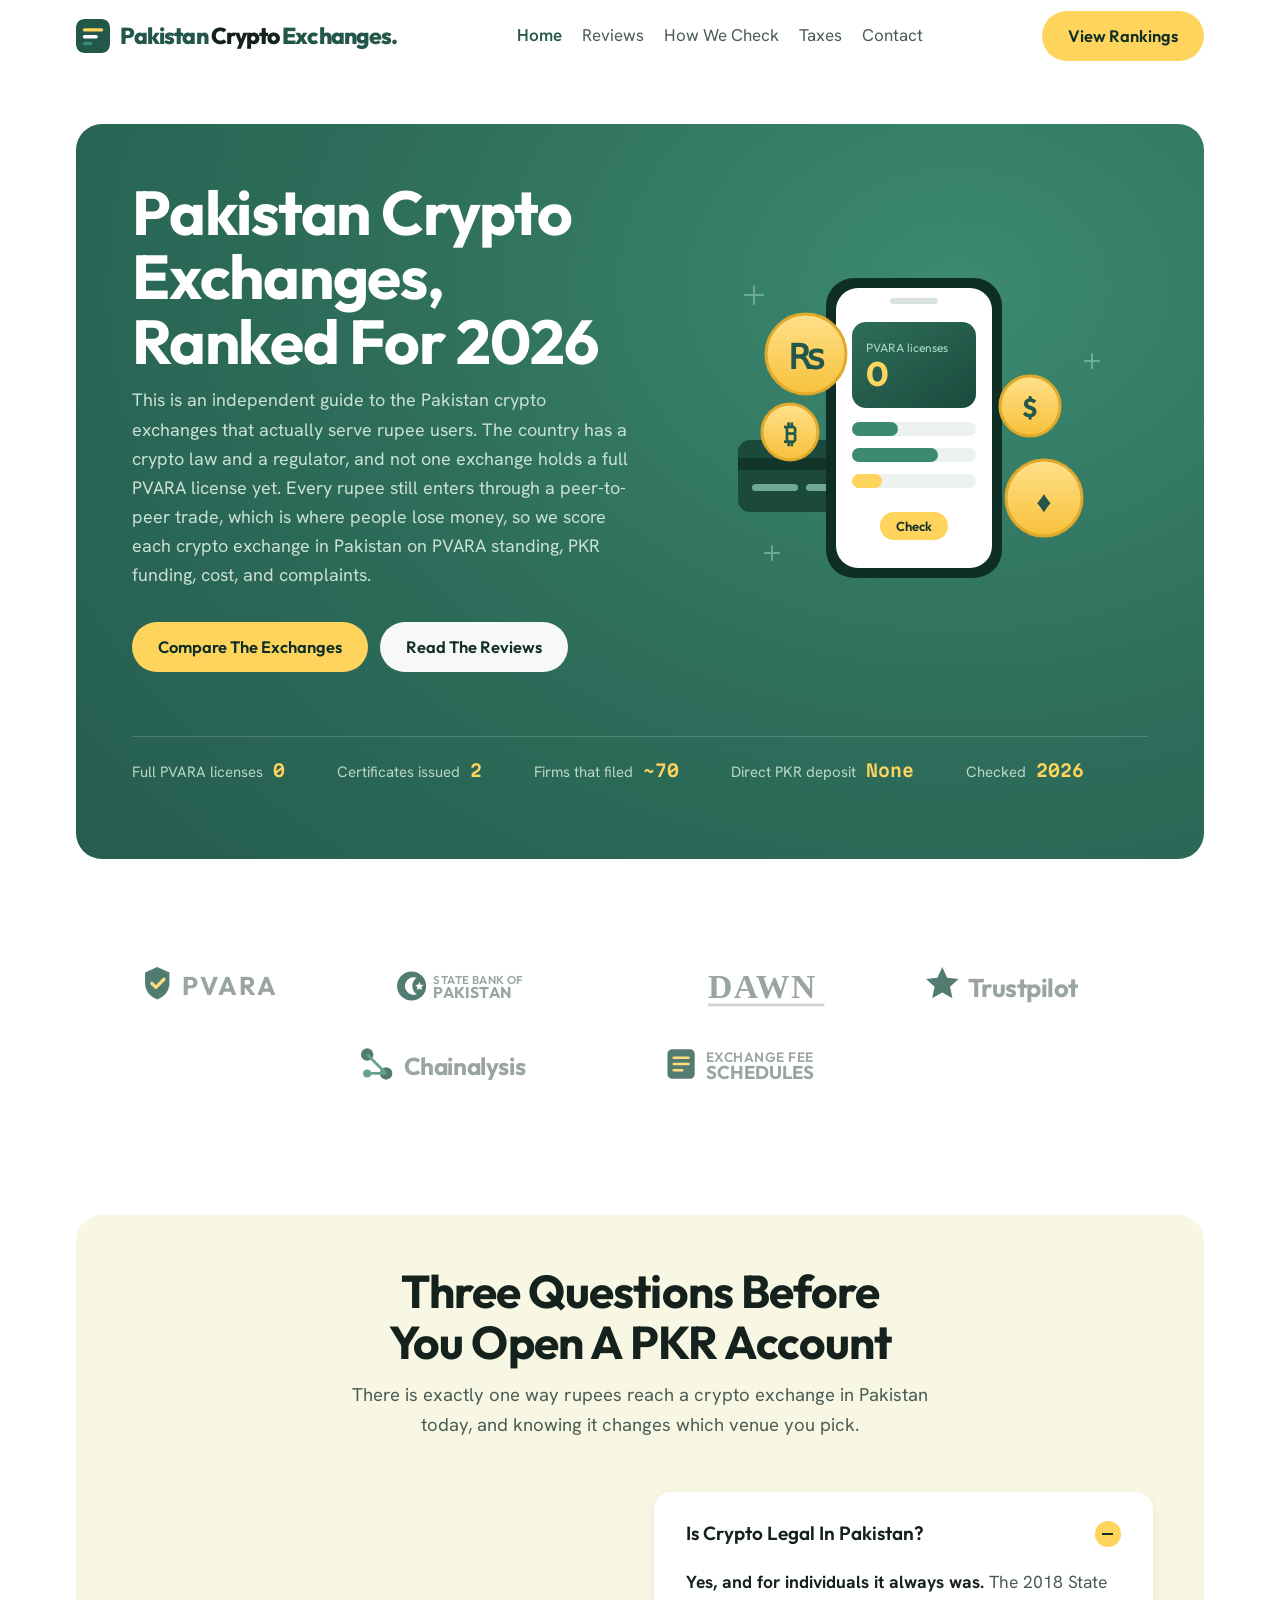
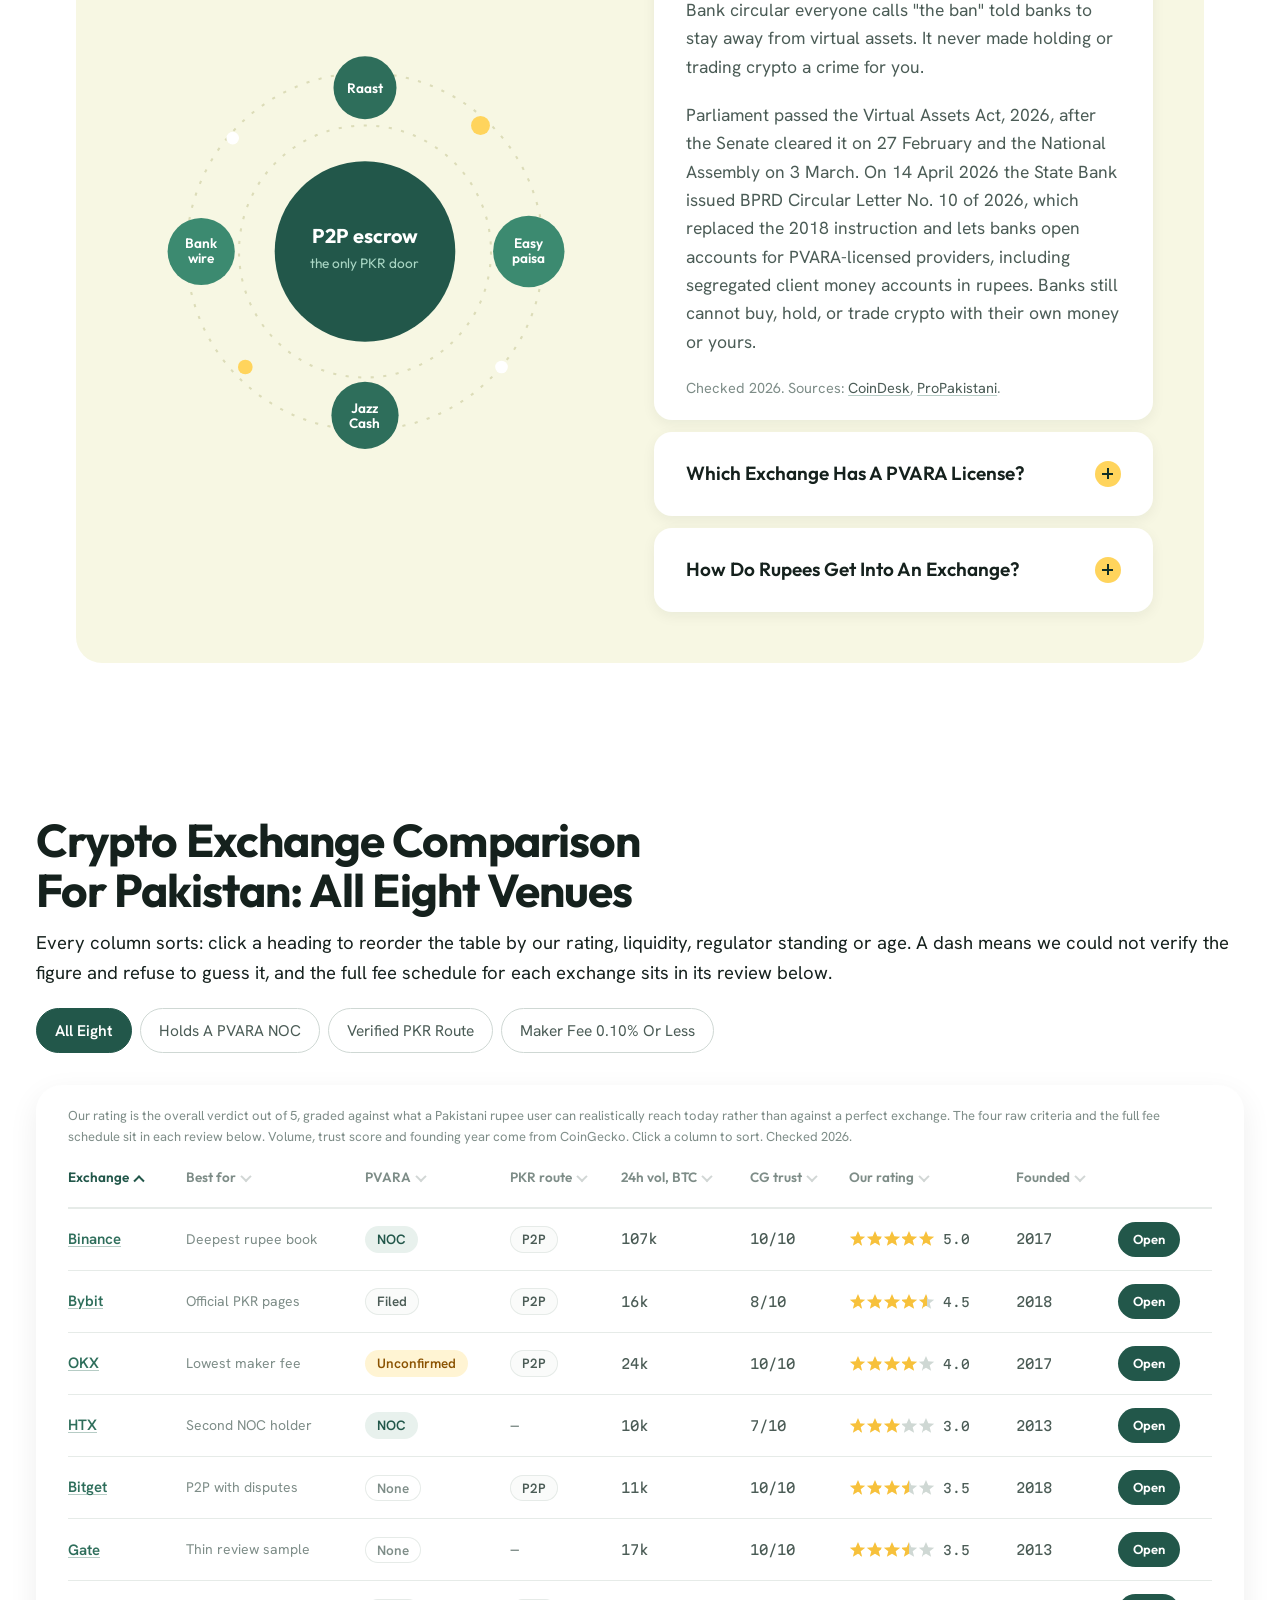
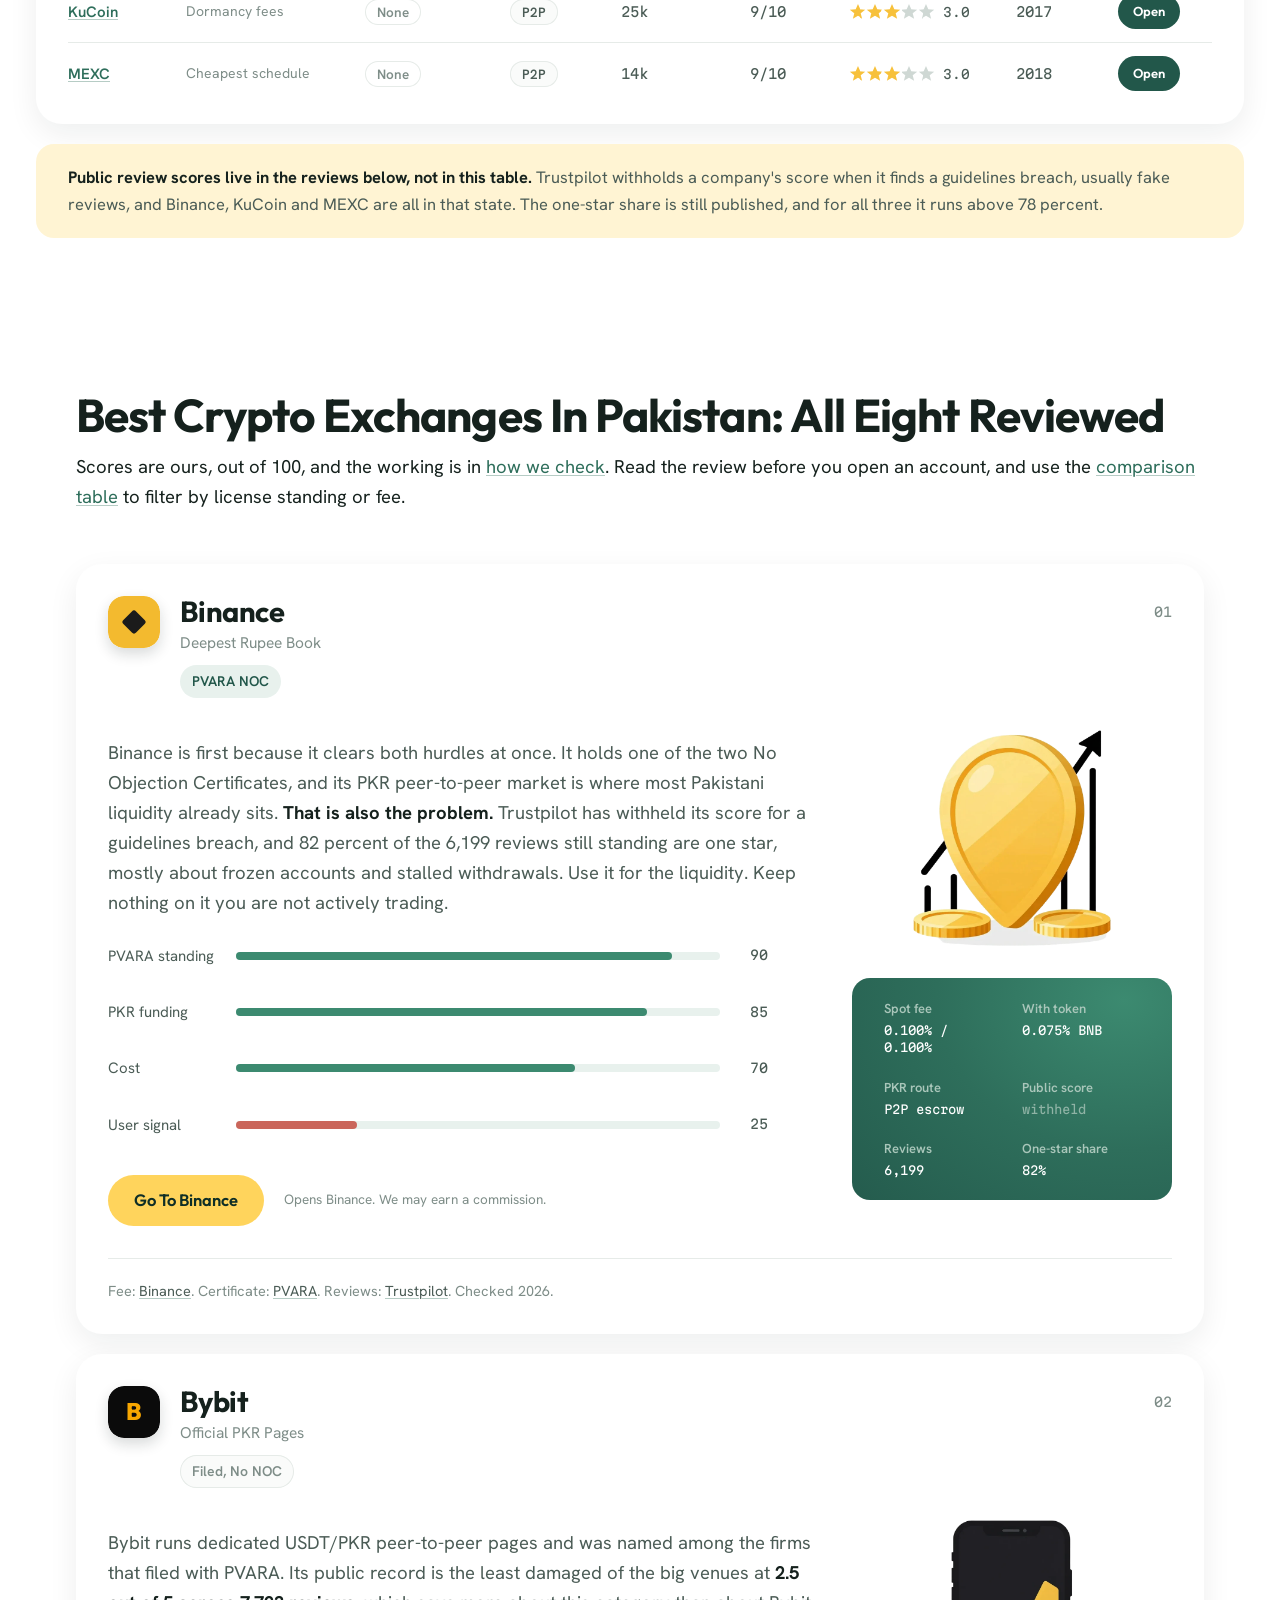
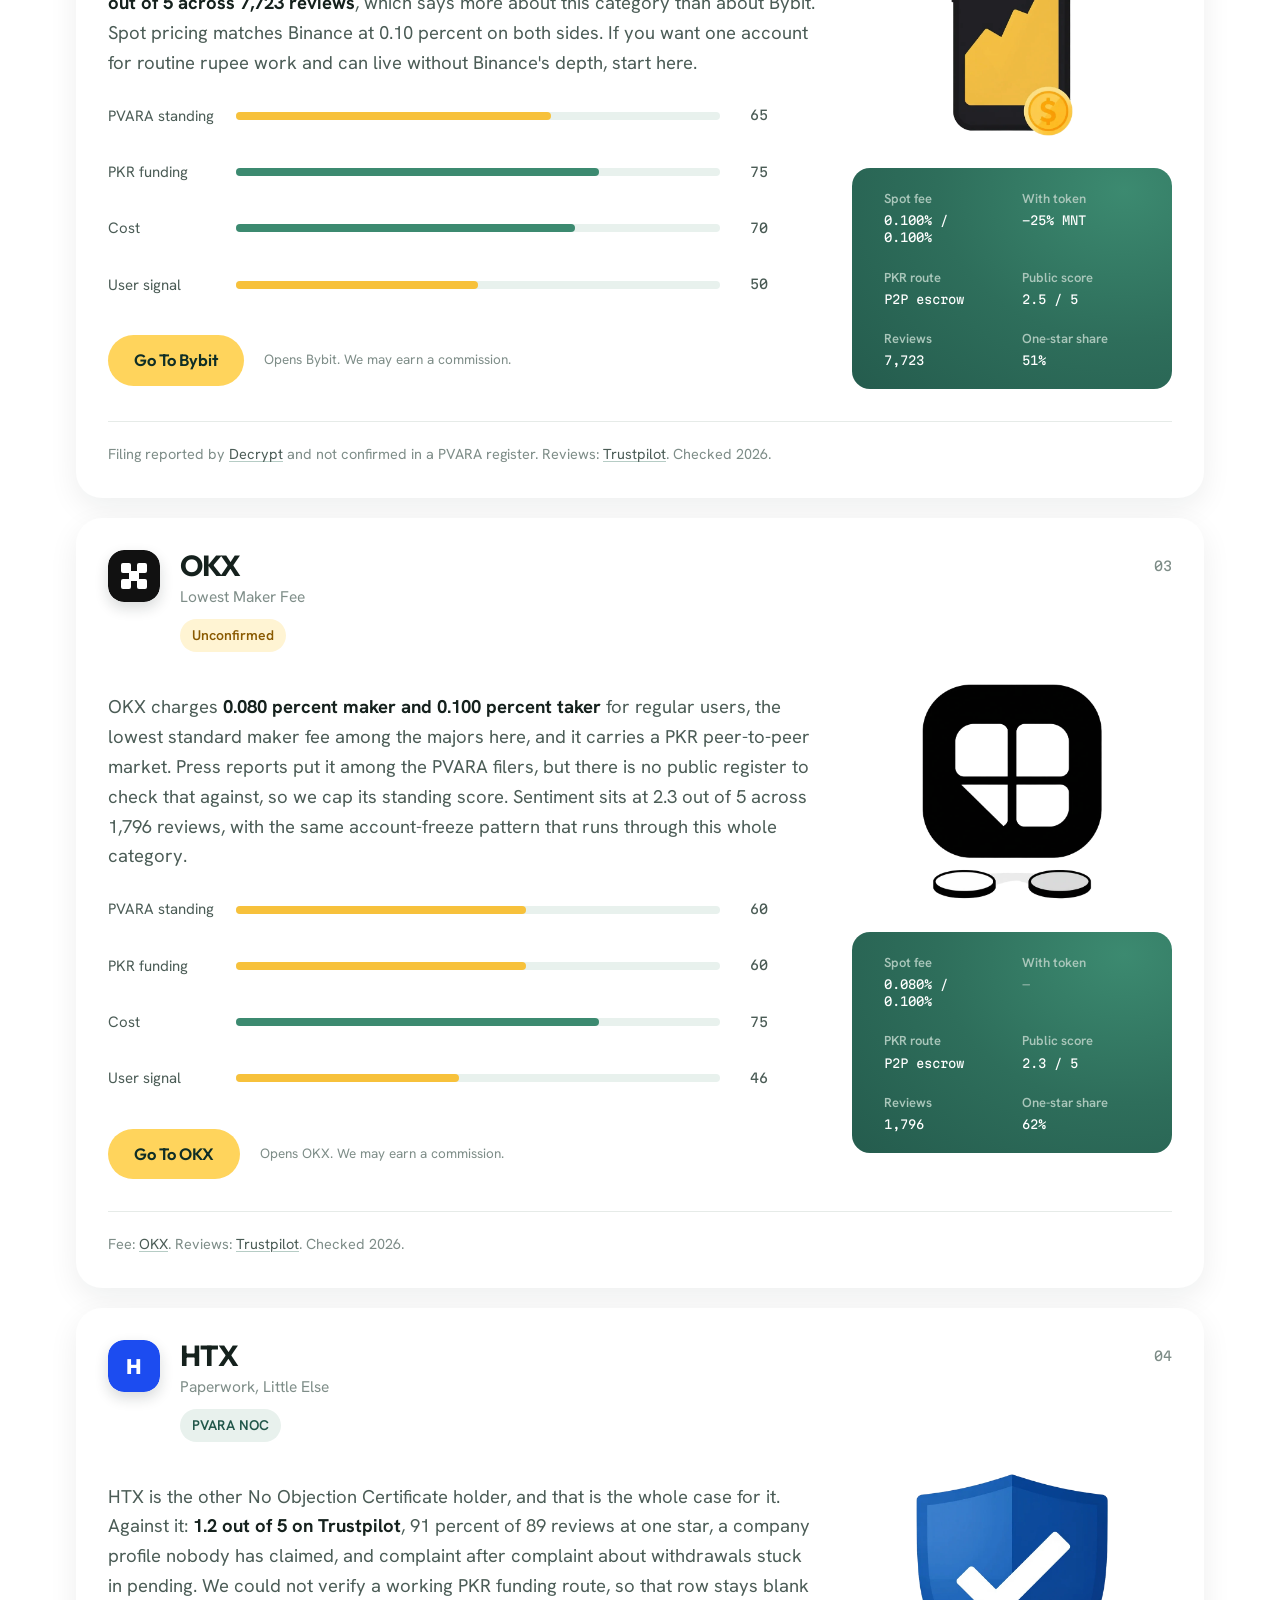
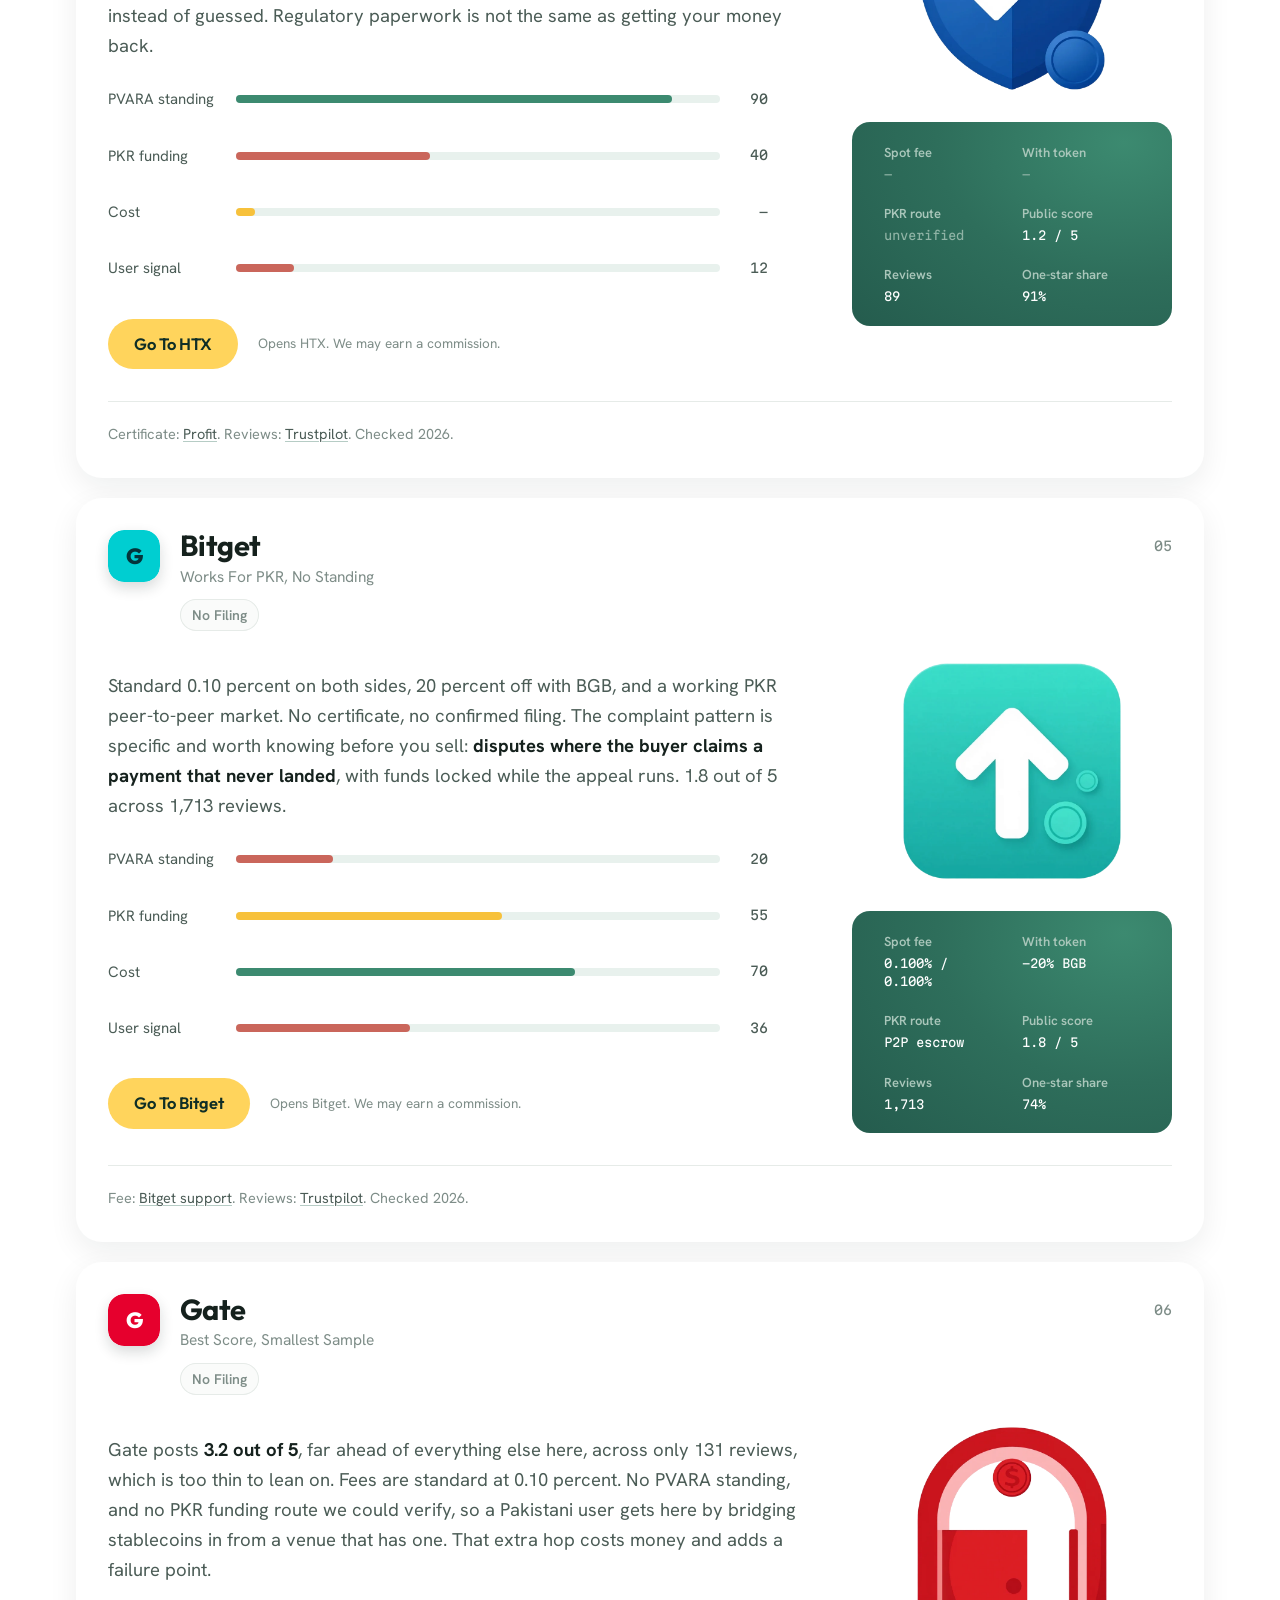
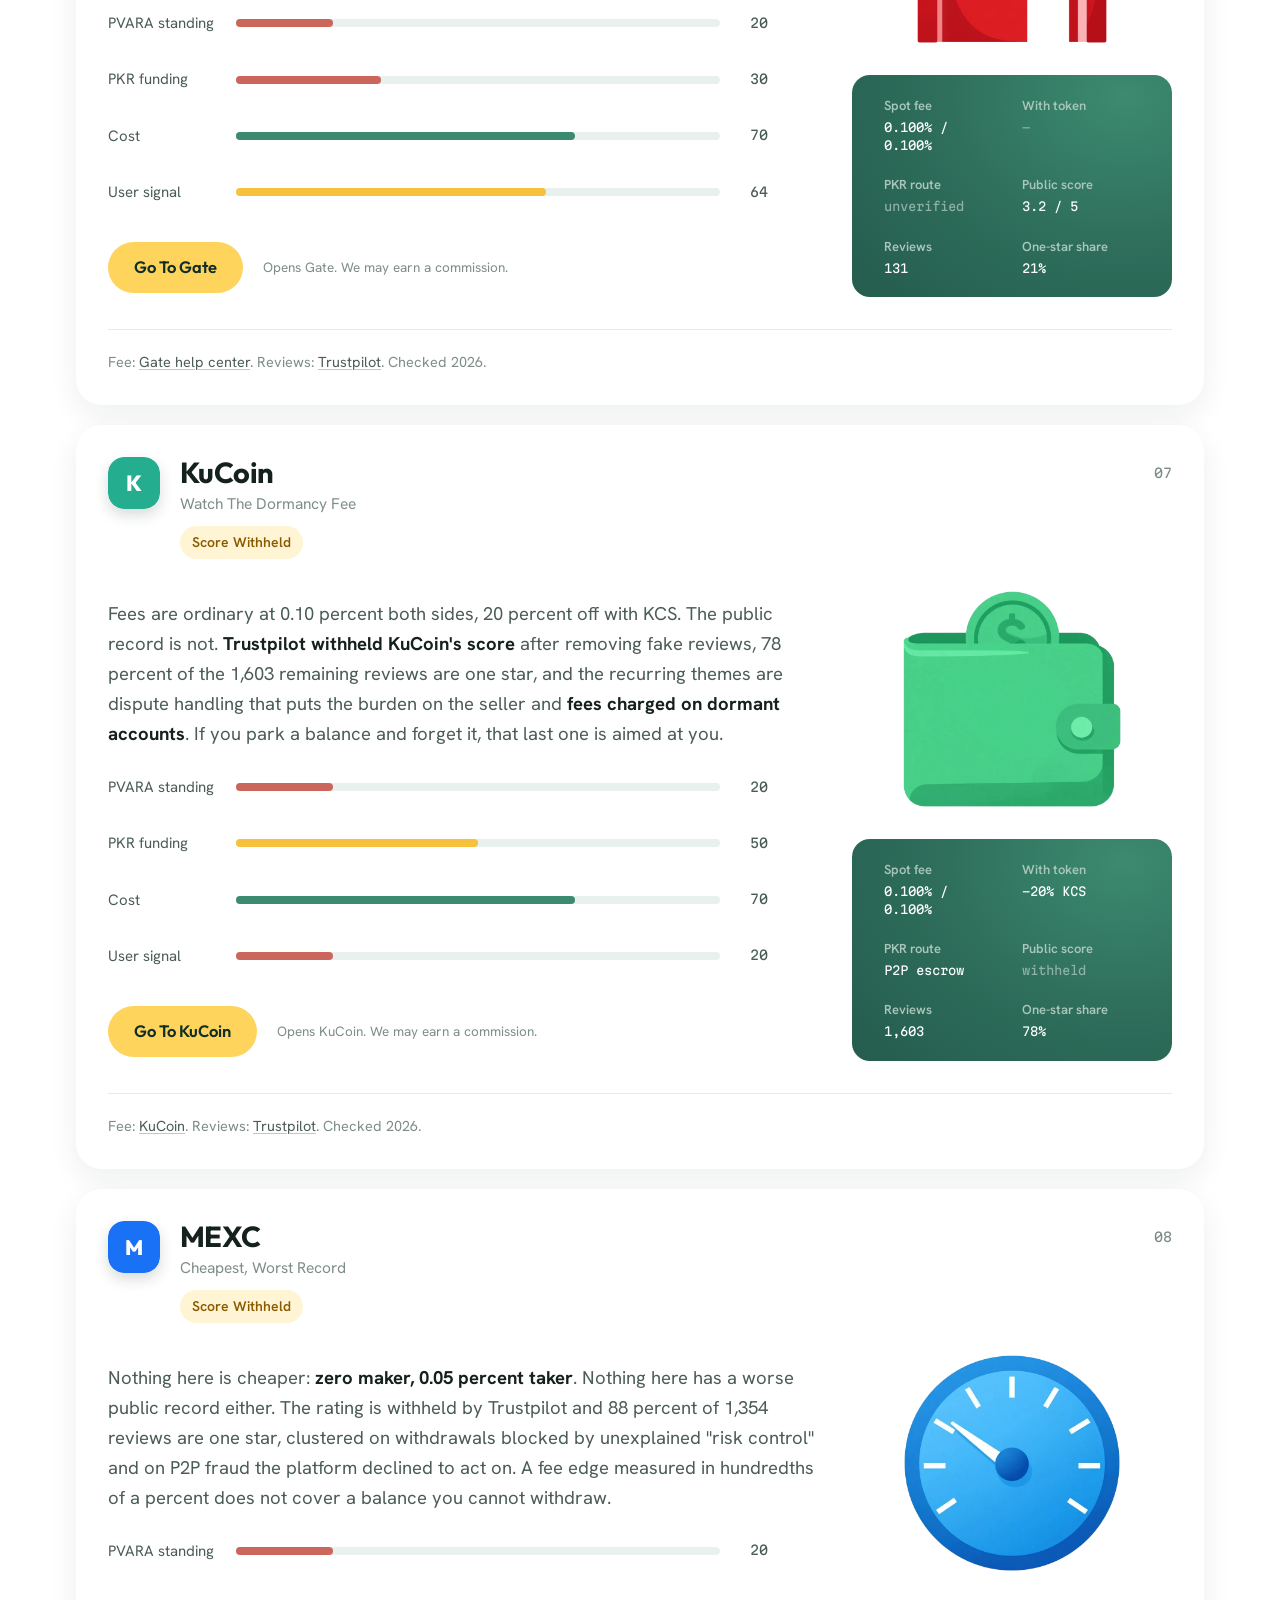
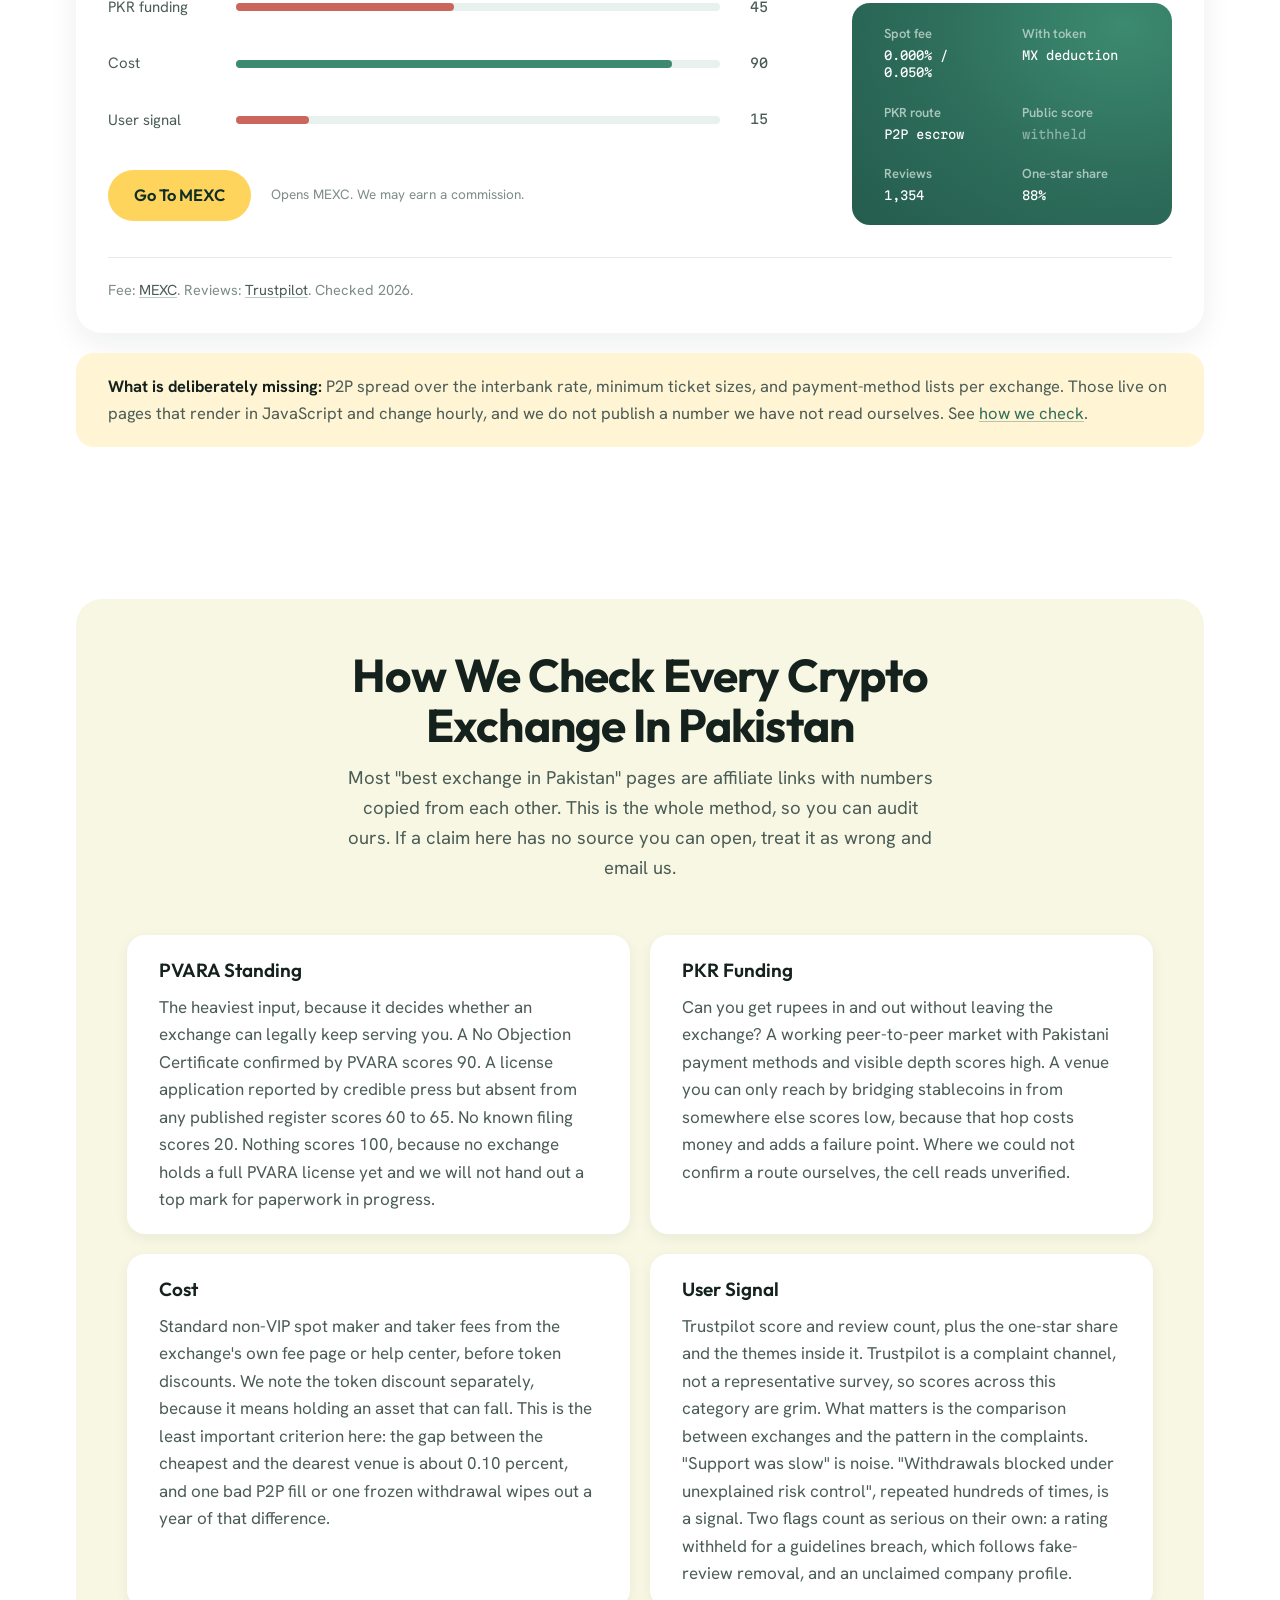
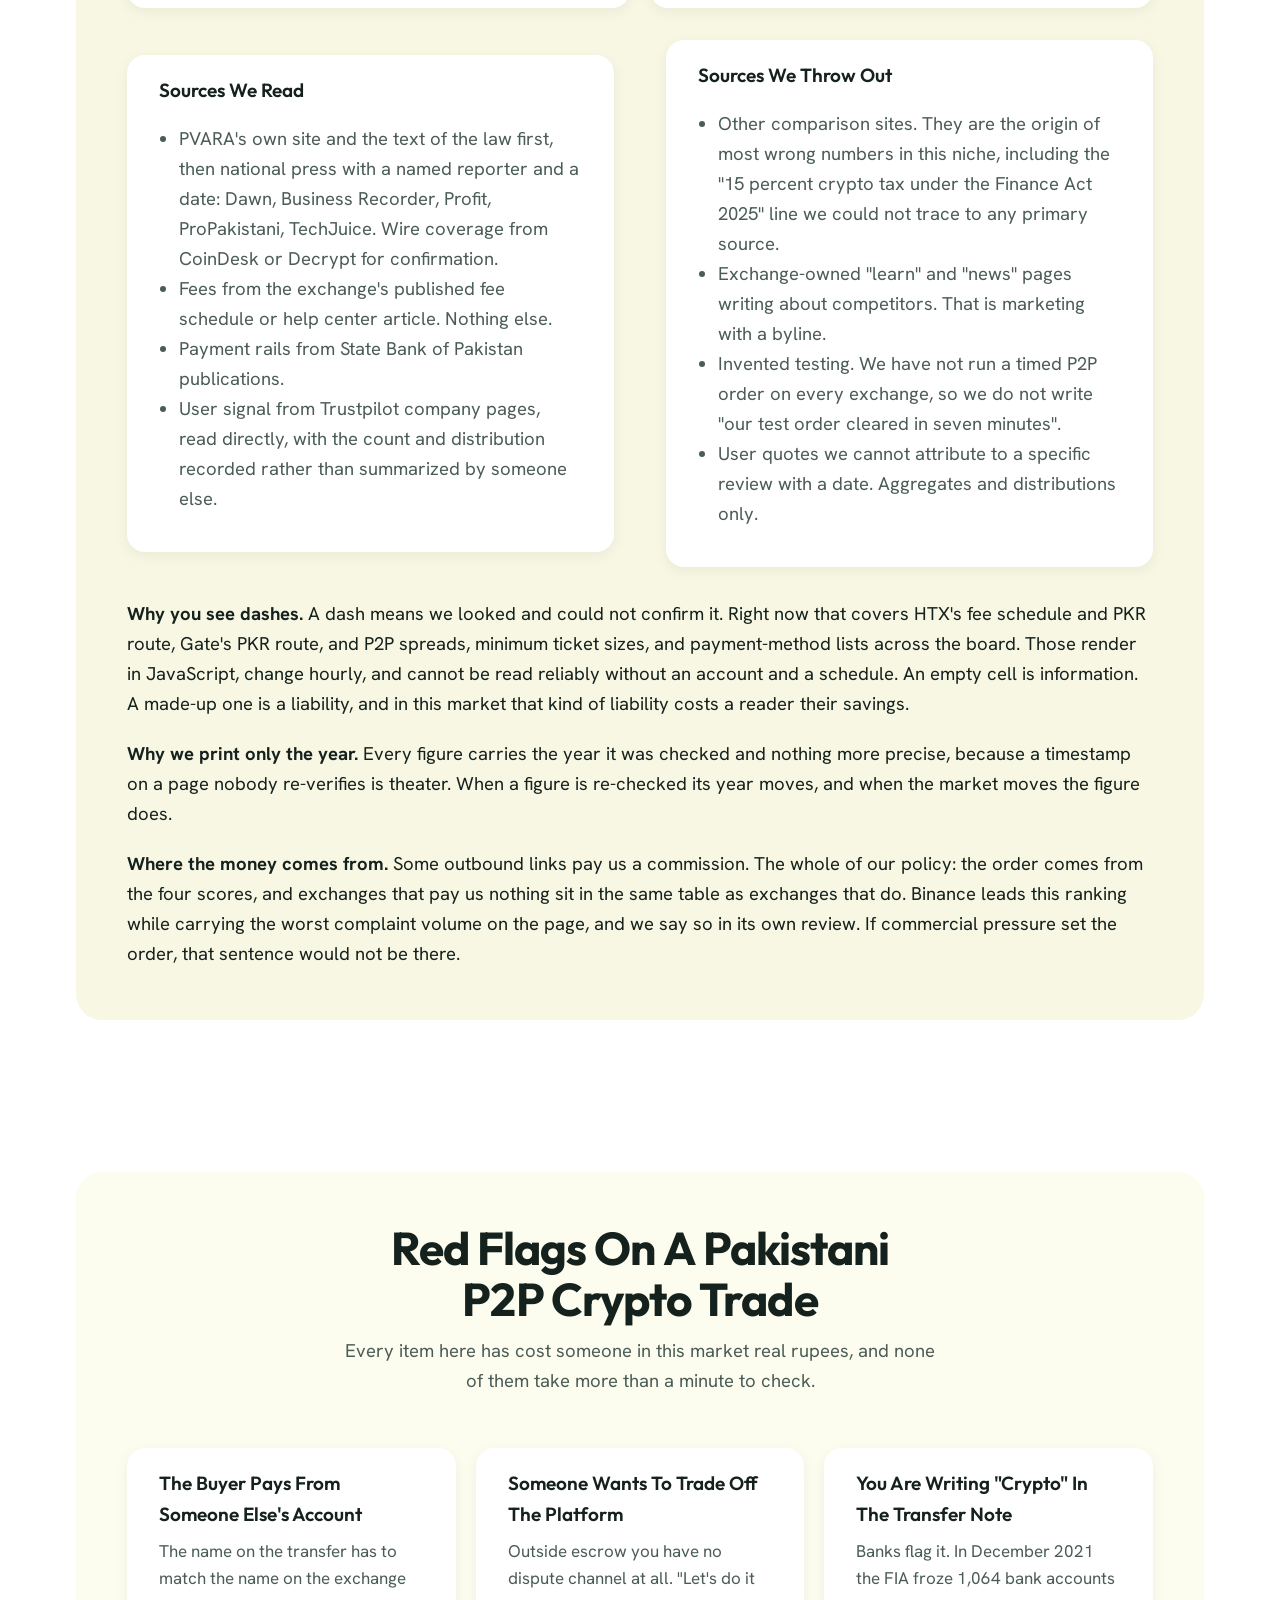
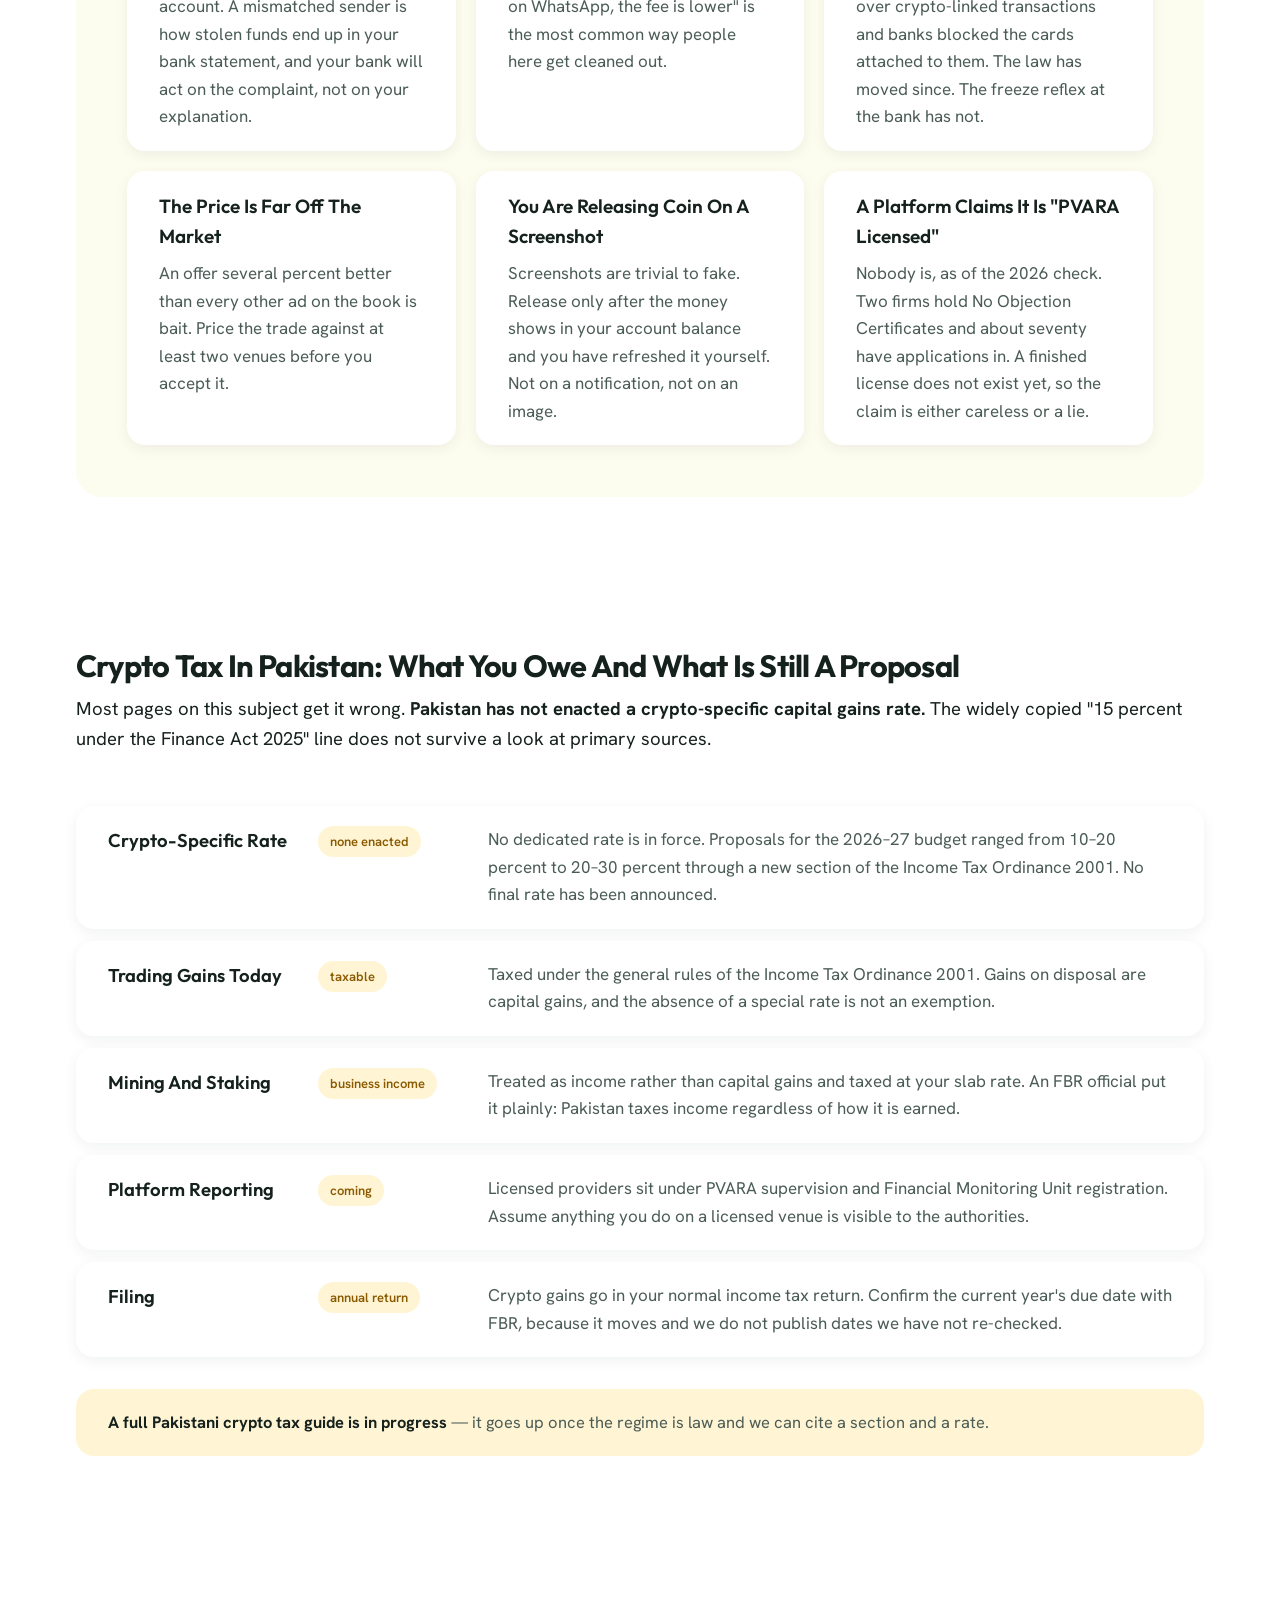
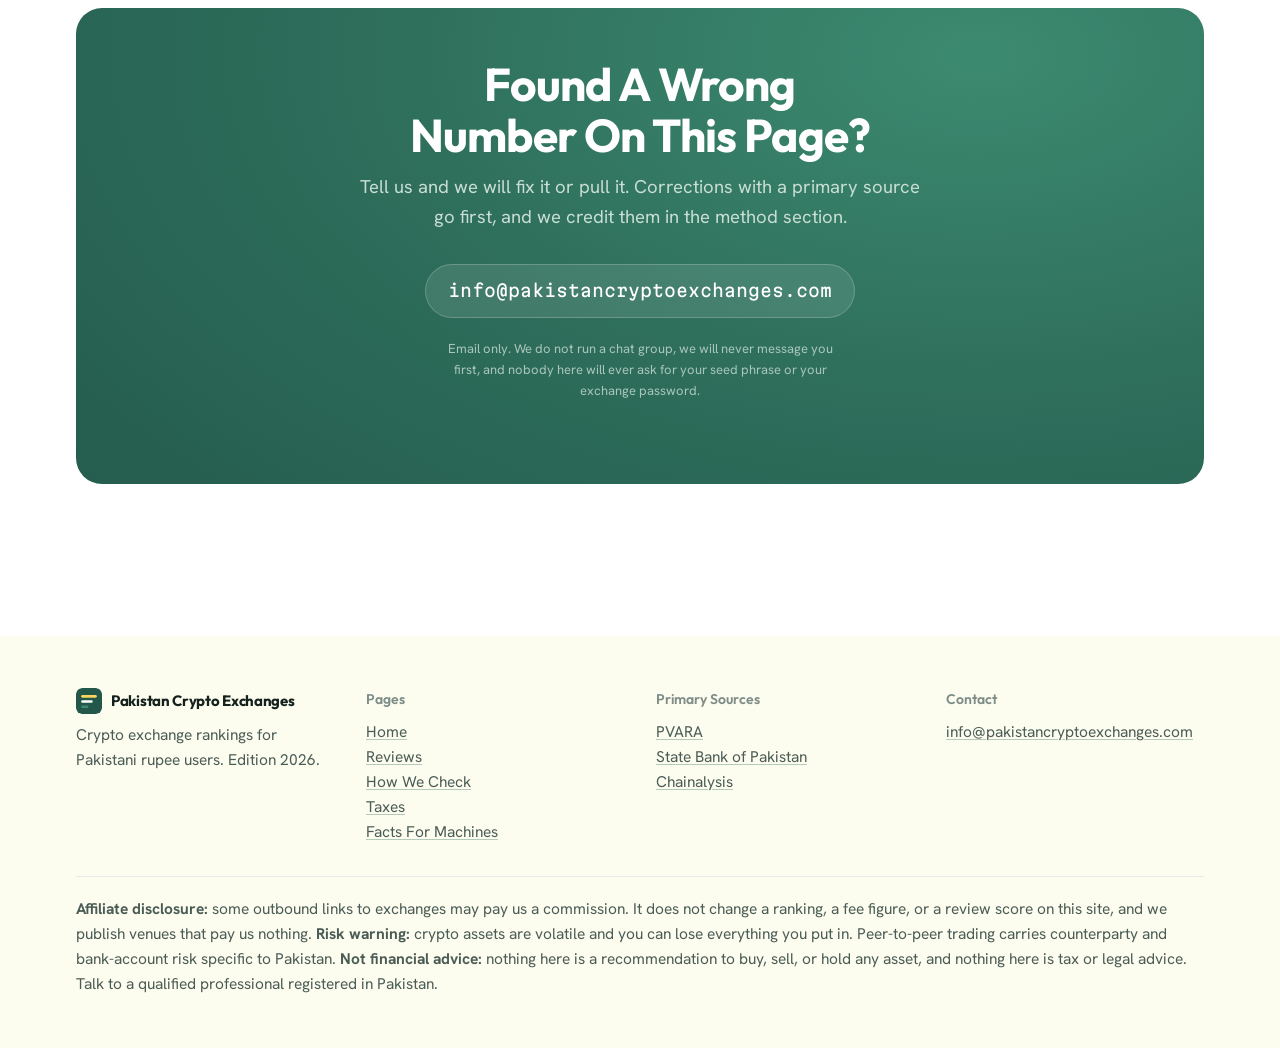
<file: public/index.html>
<!doctype html>
<html lang="en" data-dates="ui/dates.json">
<head>
<meta charset="utf-8">
<meta name="viewport" content="width=device-width,initial-scale=1">
<title>Best Crypto Exchange In Pakistan 2026 | Pakistan Crypto Exchanges</title>
<meta name="description" content="Pakistan crypto exchanges ranked for 2026: PVARA license status, PKR funding routes, real spot fees, and complaint data for Binance, Bybit, OKX, HTX and four more.">
<link rel="canonical" href="https://pakistancryptoexchanges.com/">
<meta name="robots" content="index,follow,max-snippet:-1,max-image-preview:large">
<meta name="theme-color" content="#22574A">
<meta property="og:type" content="website">
<meta property="og:site_name" content="Pakistan Crypto Exchanges">
<meta property="og:title" content="Best Crypto Exchange In Pakistan 2026">
<meta property="og:url" content="https://pakistancryptoexchanges.com/">
<link rel="icon" href="/favicon.ico" sizes="any">
<link rel="icon" href="/favicon.svg" type="image/svg+xml">
<link rel="apple-touch-icon" href="/apple-touch-icon.png">
<link rel="manifest" href="/site.webmanifest">
<link rel="preconnect" href="https://fonts.googleapis.com">
<link rel="preconnect" href="https://fonts.gstatic.com" crossorigin>
<link rel="stylesheet" href="https://fonts.googleapis.com/css2?family=Outfit:wght@500;600;700;800&family=Hanken+Grotesk:wght@400;500;600&family=Martian+Mono:wght@400;500;600&display=swap">
<link rel="stylesheet" href="ui/theme.css">
<script defer src="https://umami-lemon-omega.vercel.app/script.js" data-website-id="dd61ccdd-10f1-43da-bd69-8c3bd9adc8d4" data-domains="pakistancryptoexchanges.com"></script>
<script type="application/ld+json">
{
 "@context": "https://schema.org",
 "@graph": [
  {
   "@type": "BreadcrumbList",
   "itemListElement": [
    {
     "@type": "ListItem",
     "position": 1,
     "name": "Home",
     "item": "https://pakistancryptoexchanges.com/"
    },
    {
     "@type": "ListItem",
     "position": 2,
     "name": "Exchange reviews",
     "item": "https://pakistancryptoexchanges.com/#rank"
    }
   ]
  },
  {
   "@type": "FAQPage",
   "mainEntity": [
    {
     "@type": "Question",
     "name": "Is crypto legal in Pakistan in 2026?",
     "acceptedAnswer": {
      "@type": "Answer",
      "text": "Yes. Parliament passed the Virtual Assets Act, 2026, and on 14 April 2026 the State Bank of Pakistan replaced its 2018 banking prohibition with BPRD Circular Letter No. 10 of 2026, which lets banks open accounts for PVARA-licensed providers. The 2018 rule restricted banks, not individuals. Banks still cannot hold or trade crypto with their own funds or customer deposits."
     }
    },
    {
     "@type": "Question",
     "name": "Which crypto exchange has a PVARA license in Pakistan?",
     "acceptedAnswer": {
      "@type": "Answer",
      "text": "None. PVARA granted No Objection Certificates to Binance and HTX on 12 December 2025, which the authority called a first step rather than a blanket approval. The licensing portal opened on 22 August 2026 with a 5 September 2026 filing deadline for existing operators, and about 70 companies applied. No full license has been issued."
     }
    },
    {
     "@type": "Question",
     "name": "How do you fund a crypto exchange account in Pakistani rupees?",
     "acceptedAnswer": {
      "@type": "Answer",
      "text": "Through peer-to-peer markets. No global exchange takes a direct PKR card or wire deposit today, so you pay another person over Raast, a bank transfer, Easypaisa, or JazzCash while the exchange holds the crypto in escrow. Raast transfers are free for customers and must credit within 20 seconds under State Bank rules."
     }
    },
    {
     "@type": "Question",
     "name": "What is the crypto tax rate in Pakistan in 2026?",
     "acceptedAnswer": {
      "@type": "Answer",
      "text": "There is no crypto-specific rate in force. Gains are taxable under the general rules of the Income Tax Ordinance 2001. For the 2026-27 budget the government discussed a dedicated capital gains regime; reported figures ranged from 10 to 20 percent according to an FBR official quoted by Arab News in June 2026, and 20 to 30 percent in earlier reporting. No final rate has been announced, and the widely repeated 15 percent figure could not be traced to a primary source."
     }
    },
    {
     "@type": "Question",
     "name": "How are these Pakistan crypto exchange scores calculated?",
     "acceptedAnswer": {
      "@type": "Answer",
      "text": "Four criteria, each scored out of 100: PVARA standing, PKR funding, cost, and user signal. PVARA standing carries the most weight because an unlicensed exchange can be ordered to stop serving Pakistani users. Every score maps to a published fact, and anything we cannot verify is printed as a dash rather than estimated. Affiliate commissions never change a score or a position."
     }
    }
   ]
  },
  {
   "@type": "Review",
   "name": "Binance for Pakistani rupee users",
   "itemReviewed": {
    "@type": "Organization",
    "name": "Binance",
    "url": "https://www.binance.com/"
   },
   "author": {
    "@type": "Organization",
    "name": "Pakistan Crypto Exchanges"
   },
   "reviewRating": {
    "@type": "Rating",
    "ratingValue": "5.0",
    "bestRating": "5",
    "worstRating": "1"
   },
   "reviewBody": "Holds a PVARA No Objection Certificate and the deepest PKR peer-to-peer book, with the heaviest complaint volume of any exchange we track."
  },
  {
   "@type": "Review",
   "name": "Bybit for Pakistani rupee users",
   "itemReviewed": {
    "@type": "Organization",
    "name": "Bybit",
    "url": "https://www.bybit.com/",
    "aggregateRating": {
     "@type": "AggregateRating",
     "ratingValue": "2.5",
     "reviewCount": "7723",
     "bestRating": "5",
     "worstRating": "1"
    }
   },
   "author": {
    "@type": "Organization",
    "name": "Pakistan Crypto Exchanges"
   },
   "reviewRating": {
    "@type": "Rating",
    "ratingValue": "4.5",
    "bestRating": "5",
    "worstRating": "1"
   },
   "reviewBody": "Runs official PKR peer-to-peer pages and filed with PVARA, with the least damaged public record among the large exchanges."
  },
  {
   "@type": "Review",
   "name": "OKX for Pakistani rupee users",
   "itemReviewed": {
    "@type": "Organization",
    "name": "OKX",
    "url": "https://www.okx.com/",
    "aggregateRating": {
     "@type": "AggregateRating",
     "ratingValue": "2.3",
     "reviewCount": "1796",
     "bestRating": "5",
     "worstRating": "1"
    }
   },
   "author": {
    "@type": "Organization",
    "name": "Pakistan Crypto Exchanges"
   },
   "reviewRating": {
    "@type": "Rating",
    "ratingValue": "4.0",
    "bestRating": "5",
    "worstRating": "1"
   },
   "reviewBody": "Lowest standard maker fee of the majors at 0.080 percent, with a PKR peer-to-peer market and a Pakistan filing that is press-reported rather than confirmed."
  },
  {
   "@type": "Review",
   "name": "HTX for Pakistani rupee users",
   "itemReviewed": {
    "@type": "Organization",
    "name": "HTX",
    "url": "https://www.htx.com/",
    "aggregateRating": {
     "@type": "AggregateRating",
     "ratingValue": "1.2",
     "reviewCount": "89",
     "bestRating": "5",
     "worstRating": "1"
    }
   },
   "author": {
    "@type": "Organization",
    "name": "Pakistan Crypto Exchanges"
   },
   "reviewRating": {
    "@type": "Rating",
    "ratingValue": "3.0",
    "bestRating": "5",
    "worstRating": "1"
   },
   "reviewBody": "One of two No Objection Certificate holders in Pakistan, paired with the worst public review score in this set."
  },
  {
   "@type": "Review",
   "name": "Bitget for Pakistani rupee users",
   "itemReviewed": {
    "@type": "Organization",
    "name": "Bitget",
    "url": "https://www.bitget.com/",
    "aggregateRating": {
     "@type": "AggregateRating",
     "ratingValue": "1.8",
     "reviewCount": "1713",
     "bestRating": "5",
     "worstRating": "1"
    }
   },
   "author": {
    "@type": "Organization",
    "name": "Pakistan Crypto Exchanges"
   },
   "reviewRating": {
    "@type": "Rating",
    "ratingValue": "3.5",
    "bestRating": "5",
    "worstRating": "1"
   },
   "reviewBody": "A working PKR peer-to-peer market at standard fees, with no PVARA standing and a heavy pattern of P2P dispute complaints."
  },
  {
   "@type": "Review",
   "name": "Gate for Pakistani rupee users",
   "itemReviewed": {
    "@type": "Organization",
    "name": "Gate",
    "url": "https://www.gate.com/",
    "aggregateRating": {
     "@type": "AggregateRating",
     "ratingValue": "3.2",
     "reviewCount": "131",
     "bestRating": "5",
     "worstRating": "1"
    }
   },
   "author": {
    "@type": "Organization",
    "name": "Pakistan Crypto Exchanges"
   },
   "reviewRating": {
    "@type": "Rating",
    "ratingValue": "3.5",
    "bestRating": "5",
    "worstRating": "1"
   },
   "reviewBody": "The best public score in this set on the smallest sample, with no verified rupee funding route and no PVARA standing."
  },
  {
   "@type": "Review",
   "name": "KuCoin for Pakistani rupee users",
   "itemReviewed": {
    "@type": "Organization",
    "name": "KuCoin",
    "url": "https://www.kucoin.com/"
   },
   "author": {
    "@type": "Organization",
    "name": "Pakistan Crypto Exchanges"
   },
   "reviewRating": {
    "@type": "Rating",
    "ratingValue": "3.0",
    "bestRating": "5",
    "worstRating": "1"
   },
   "reviewBody": "Rating withheld by Trustpilot for a guidelines breach, with dormancy fees and P2P disputes dominating what remains."
  },
  {
   "@type": "Review",
   "name": "MEXC for Pakistani rupee users",
   "itemReviewed": {
    "@type": "Organization",
    "name": "MEXC",
    "url": "https://www.mexc.com/"
   },
   "author": {
    "@type": "Organization",
    "name": "Pakistan Crypto Exchanges"
   },
   "reviewRating": {
    "@type": "Rating",
    "ratingValue": "3.0",
    "bestRating": "5",
    "worstRating": "1"
   },
   "reviewBody": "The cheapest spot schedule here at zero maker and 0.05 percent taker, undercut by the worst one-star share in the set."
  }
 ]
}
</script>
</head>
<body id="top">

<header class="masthead">
  <div class="sheet">
    <a class="wordmark" href="#top"><svg class="brandmark" viewBox="0 0 64 64" aria-hidden="true" focusable="false"><rect width="64" height="64" rx="15" fill="#22574A"/><rect x="12.8" y="17.3" width="38.4" height="6.4" rx="3.2" fill="#FFD45C"/><rect x="12.8" y="30.1" width="28.2" height="6.4" rx="3.2" fill="#FFFFFF"/><rect x="12.8" y="42.9" width="17.9" height="6.4" rx="3.2" fill="#3C8A70"/></svg><span class="wm-text">Pakistan <span>Crypto</span><i class="w3"> Exchanges</i>.</span></a>
    <nav class="menu" id="menu" aria-label="Main">
      <a href="#top" aria-current="page">Home</a>
      <a href="#rank">Reviews</a>
      <a href="#how-we-check">How We Check</a>
      <a href="#tax">Taxes</a>
      <a href="#contact">Contact</a>
    </nav>
    <a class="pill" href="#compare">View Rankings</a>
    <button class="burger" type="button" data-menu aria-expanded="false" aria-controls="menu" aria-label="Menu"><i></i><i></i><i></i></button>
  </div>
</header>

<main>

<section class="band tight">
  <div class="sheet">
    <div class="hero">
      <div>
        <h1>Pakistan Crypto Exchanges, Ranked For 2026</h1>
        <p>This is an independent guide to the Pakistan crypto exchanges that actually serve rupee users. The country has a crypto law and a regulator, and not one exchange holds a full PVARA license yet. Every rupee still enters through a peer-to-peer trade, which is where people lose money, so we score each crypto exchange in Pakistan on PVARA standing, PKR funding, cost, and complaints.</p>
        <p class="acts">
          <a class="pill" href="#compare">Compare The Exchanges</a>
          <a class="pill ghost" href="#rank">Read The Reviews</a>
        </p>
      </div>
      <div class="hero-art"><svg viewBox="0 0 440 400" role="img" aria-label="A phone showing a licence status card, surrounded by rupee, bitcoin and dollar coins" xmlns="http://www.w3.org/2000/svg">
  <defs>
    <linearGradient id="gcoin" x1="0" y1="0" x2="0" y2="1"><stop offset="0" stop-color="#FFE08A"/><stop offset="1" stop-color="#F7C13B"/></linearGradient>
    <linearGradient id="gcard" x1="0" y1="0" x2="1" y2="1"><stop offset="0" stop-color="#2E6E5B"/><stop offset="1" stop-color="#1B4A3D"/></linearGradient>
  </defs>
  <g opacity=".5" stroke="#A9D6C4" stroke-width="2" stroke-linecap="round">
    <path d="M60 60 l0 18 M51 69 l18 0"/><path d="M398 128 l0 14 M391 135 l14 0"/><path d="M78 320 l0 14 M71 327 l14 0"/>
  </g>
  <rect x="44" y="214" width="112" height="72" rx="12" fill="#1B4A3D"/>
  <rect x="44" y="232" width="112" height="12" fill="#12362C"/>
  <rect x="58" y="258" width="46" height="7" rx="3.5" fill="#6FA994"/>
  <rect x="112" y="258" width="24" height="7" rx="3.5" fill="#6FA994"/>
  <rect x="132" y="52" width="176" height="300" rx="28" fill="#0F2E26"/>
  <rect x="142" y="62" width="156" height="280" rx="22" fill="#FFFFFF"/>
  <rect x="196" y="72" width="48" height="6" rx="3" fill="#D8E3DE"/>
  <rect x="158" y="96" width="124" height="86" rx="14" fill="url(#gcard)"/>
  <text x="172" y="126" font-family="Outfit, Arial, sans-serif" font-size="12" fill="#A9D6C4">PVARA licenses</text>
  <text x="172" y="160" font-family="Outfit, Arial, sans-serif" font-size="34" font-weight="700" fill="#FFD45C">0</text>
  <rect x="158" y="196" width="124" height="14" rx="7" fill="#EDF2F0"/>
  <rect x="158" y="196" width="46" height="14" rx="7" fill="#3C8A70"/>
  <rect x="158" y="222" width="124" height="14" rx="7" fill="#EDF2F0"/>
  <rect x="158" y="222" width="86" height="14" rx="7" fill="#3C8A70"/>
  <rect x="158" y="248" width="124" height="14" rx="7" fill="#EDF2F0"/>
  <rect x="158" y="248" width="30" height="14" rx="7" fill="#FFD45C"/>
  <rect x="186" y="286" width="68" height="28" rx="14" fill="#FFD45C"/>
  <text x="220" y="305" text-anchor="middle" font-family="Outfit, Arial, sans-serif" font-size="13" font-weight="600" fill="#0F2E26">Check</text>
  <g>
    <circle cx="112" cy="128" r="40" fill="url(#gcoin)" stroke="#E0A92B" stroke-width="3"/>
    <text x="112" y="143" text-anchor="middle" font-family="Outfit, Arial, sans-serif" font-size="34" font-weight="700" fill="#22574A">&#8360;</text>
  </g>
  <g>
    <circle cx="96" cy="206" r="28" fill="url(#gcoin)" stroke="#E0A92B" stroke-width="3"/>
    <text x="96" y="217" text-anchor="middle" font-family="Outfit, Arial, sans-serif" font-size="26" font-weight="700" fill="#22574A">&#8383;</text>
  </g>
  <g>
    <circle cx="336" cy="180" r="30" fill="url(#gcoin)" stroke="#E0A92B" stroke-width="3"/>
    <text x="336" y="191" text-anchor="middle" font-family="Outfit, Arial, sans-serif" font-size="26" font-weight="700" fill="#22574A">$</text>
  </g>
  <g>
    <circle cx="350" cy="272" r="38" fill="url(#gcoin)" stroke="#E0A92B" stroke-width="3"/>
    <text x="350" y="286" text-anchor="middle" font-family="Outfit, Arial, sans-serif" font-size="30" font-weight="700" fill="#22574A">&#9830;</text>
  </g>
</svg></div>
      <dl class="herobar">
        <div><dt>Full PVARA licenses</dt><dd>0</dd></div>
        <div><dt>Certificates issued</dt><dd>2</dd></div>
        <div><dt>Firms that filed</dt><dd>~70</dd></div>
        <div><dt>Direct PKR deposit</dt><dd>None</dd></div>
        <div><dt>Checked</dt><dd data-check="rules">2026</dd></div>
      </dl>
    </div>
  </div>
</section>

<section class="band tight strip">
  <div class="sheet">
    <ul>
      <li><svg viewBox="0 0 150 34" role="img" aria-label="PVARA"><path d="M12 3l9 4v8c0 6-4 10-9 12-5-2-9-6-9-12V7z" fill="#22574A"/><path d="M8 15l3 3 6-6" stroke="#FFD45C" stroke-width="2.4" fill="none" stroke-linecap="round" stroke-linejoin="round"/><text x="30" y="24" font-family="Outfit, Arial, sans-serif" font-size="19" font-weight="700" letter-spacing="1.5" fill="currentColor">PVARA</text></svg></li>
      <li><svg viewBox="0 0 250 34" role="img" aria-label="State Bank of Pakistan"><circle cx="15" cy="17" r="14" fill="#22574A"/><path d="M20 9a8.5 8.5 0 1 0 0 16 9.6 9.6 0 0 1 0-16z" fill="#fff"/><path d="M22.5 13.2l1.2 2.6 2.8.3-2.1 1.9.6 2.8-2.5-1.4-2.5 1.4.6-2.8-2.1-1.9 2.8-.3z" fill="#fff"/><text x="36" y="15" font-family="Outfit, Arial, sans-serif" font-size="11" font-weight="600" letter-spacing=".4" fill="currentColor">STATE BANK OF</text><text x="36" y="29" font-family="Outfit, Arial, sans-serif" font-size="15" font-weight="700" letter-spacing=".2" fill="currentColor">PAKISTAN</text></svg></li>
      <li><svg viewBox="0 0 120 34" role="img" aria-label="Dawn"><text x="0" y="26" font-family="Georgia, Times New Roman, serif" font-size="25" font-weight="700" letter-spacing="1" fill="currentColor">DAWN</text><rect x="0" y="30" width="86" height="2" fill="currentColor" opacity=".45"/></svg></li>
      <li><svg viewBox="0 0 160 34" role="img" aria-label="Trustpilot"><path d="M15 3l3.6 7.9 8.4.9-6.3 5.8 1.8 8.4L15 21.8 7.5 26l1.8-8.4L3 11.8l8.4-.9z" fill="#22574A"/><text x="34" y="25" font-family="Outfit, Arial, sans-serif" font-size="19" font-weight="700" letter-spacing="-.4" fill="currentColor">Trustpilot</text></svg></li>
      <li><svg viewBox="0 0 190 34" role="img" aria-label="Chainalysis"><circle cx="9" cy="10" r="4.6" fill="#22574A"/><circle cx="23" cy="24" r="4.6" fill="#22574A"/><circle cx="9" cy="24" r="3" fill="#3C8A70"/><path d="M9 10l14 14M9 24h14" stroke="#3C8A70" stroke-width="2"/><text x="36" y="25" font-family="Outfit, Arial, sans-serif" font-size="18" font-weight="700" letter-spacing="-.3" fill="currentColor">Chainalysis</text></svg></li>
      <li><svg viewBox="0 0 210 34" role="img" aria-label="Exchange fee schedules"><rect x="2" y="5" width="22" height="24" rx="4" fill="#22574A"/><path d="M7 12h12M7 17h12M7 22h7" stroke="#FFD45C" stroke-width="2" stroke-linecap="round"/><text x="33" y="15" font-family="Outfit, Arial, sans-serif" font-size="11" font-weight="600" letter-spacing=".4" fill="currentColor">EXCHANGE FEE</text><text x="33" y="29" font-family="Outfit, Arial, sans-serif" font-size="15" font-weight="700" fill="currentColor">SCHEDULES</text></svg></li>
    </ul>
  </div>
</section>

<section class="band" id="questions">
  <div class="sheet">
    <div class="wash">
      <h2>Three Questions Before You Open A PKR Account</h2>
      <p class="sub">There is exactly one way rupees reach a crypto exchange in Pakistan today, and knowing it changes which venue you pick.</p>
      <div class="duo">
        <div class="orbit"><svg viewBox="0 0 400 380" role="img" aria-label="Rupee payment rails orbiting a central peer-to-peer escrow" xmlns="http://www.w3.org/2000/svg">
  <circle cx="200" cy="190" r="170" fill="none" stroke="#DCDCB8" stroke-width="2" stroke-dasharray="3 9"/>
  <circle cx="200" cy="190" r="120" fill="none" stroke="#DCDCB8" stroke-width="2" stroke-dasharray="3 9"/>
  <circle cx="200" cy="190" r="86" fill="#22574A"/>
  <text x="200" y="182" text-anchor="middle" font-family="Outfit, Arial, sans-serif" font-size="19" font-weight="700" fill="#FFFFFF">P2P escrow</text>
  <text x="200" y="206" text-anchor="middle" font-family="Outfit, Arial, sans-serif" font-size="13" fill="#A9D6C4">the only PKR door</text>
  <g font-family="Outfit, Arial, sans-serif" font-size="13" font-weight="600">
    <g><circle cx="200" cy="34" r="30" fill="#2E6E5B"/><text x="200" y="39" text-anchor="middle" fill="#FFFFFF">Raast</text></g>
    <g><circle cx="356" cy="190" r="34" fill="#3C8A70"/><text x="356" y="187" text-anchor="middle" fill="#FFFFFF">Easy</text><text x="356" y="201" text-anchor="middle" fill="#FFFFFF">paisa</text></g>
    <g><circle cx="200" cy="346" r="32" fill="#2E6E5B"/><text x="200" y="344" text-anchor="middle" fill="#FFFFFF">Jazz</text><text x="200" y="358" text-anchor="middle" fill="#FFFFFF">Cash</text></g>
    <g><circle cx="44" cy="190" r="32" fill="#3C8A70"/><text x="44" y="187" text-anchor="middle" fill="#FFFFFF">Bank</text><text x="44" y="201" text-anchor="middle" fill="#FFFFFF">wire</text></g>
  </g>
  <circle cx="310" cy="70" r="9" fill="#FFD45C"/>
  <circle cx="86" cy="300" r="7" fill="#FFD45C"/>
  <circle cx="330" cy="300" r="6" fill="#FFFFFF"/>
  <circle cx="74" cy="82" r="6" fill="#FFFFFF"/>
</svg></div>
        <div class="stack qa">
          <details class="card" open>
            <summary>Is Crypto Legal In Pakistan?</summary>
            <div class="ans">
              <p><b>Yes, and for individuals it always was.</b> The 2018 State Bank circular everyone calls "the ban" told banks to stay away from virtual assets. It never made holding or trading crypto a crime for you.</p>
              <p>Parliament passed the Virtual Assets Act, 2026, after the Senate cleared it on 27 February and the National Assembly on 3 March. On 14 April 2026 the State Bank issued BPRD Circular Letter No. 10 of 2026, which replaced the 2018 instruction and lets banks open accounts for PVARA-licensed providers, including segregated client money accounts in rupees. Banks still cannot buy, hold, or trade crypto with their own money or yours.</p>
              <p class="cite">Checked <span data-check="rules">2026</span>. Sources: <a href="https://www.coindesk.com/policy/2026/04/15/pakistan-lifts-seven-year-ban-allowing-banks-to-service-virtual-asset-providers" rel="nofollow noopener">CoinDesk</a>, <a href="https://propakistani.pk/2026/03/07/crypto-in-pakistan-just-got-regulated-parliament-approves-virtual-assets-act/" rel="nofollow noopener">ProPakistani</a>.</p>
            </div>
          </details>
          <details class="card">
            <summary>Which Exchange Has A PVARA License?</summary>
            <div class="ans">
              <p><b>None of them.</b> Anyone telling you their exchange is "PVARA licensed" is selling you something.</p>
              <p>On 12 December 2025 PVARA gave No Objection Certificates to Binance and HTX. Chairman Bilal bin Saqib said on the record that these are not blanket approvals: they let a firm register with the Financial Monitoring Unit, set up a local subsidiary, and then apply for a license. PVARA published its final regulations on 21 August 2026 and opened the licensing portal the next day, with a 5 September 2026 cutoff for anyone already operating. About 70 companies filed, and every one of them is still in the queue.</p>
              <p class="cite">Checked <span data-check="rules">2026</span>. Sources: <a href="https://www.dawn.com/news/1961074" rel="nofollow noopener">Dawn</a>, <a href="https://www.pvara.gov.pk/licensing" rel="nofollow noopener">PVARA</a>, <a href="https://www.techjuice.pk/70-companies-want-in-pakistans-crypto-market-gets-its-first-real-number/" rel="nofollow noopener">TechJuice</a>.</p>
            </div>
          </details>
          <details class="card">
            <summary>How Do Rupees Get Into An Exchange?</summary>
            <div class="ans">
              <p><b>Peer to peer, and only peer to peer.</b> No global exchange takes a direct PKR card payment or a wire from your bank today. You buy from another person, the exchange holds the coin in escrow, and you pay them over Raast, a bank transfer, Easypaisa, or JazzCash.</p>
              <p>Raast is the State Bank's own instant rail: free for customers, credited within 20 seconds by regulation, and it moved 664 million person-to-person payments worth PKR 18.9 trillion in the first quarter of 2026. Most P2P trades ride it, which also means your bank sees every transfer. That is the part worth reading twice in the <a href="#flags">red flags</a>.</p>
              <p class="cite">Checked <span data-check="rails">2026</span>. Source: <a href="https://www.sbp.org.pk/raast" rel="nofollow noopener">State Bank of Pakistan</a>.</p>
            </div>
          </details>
        </div>
      </div>
    </div>
  </div>
</section>

<section class="band" id="compare">
  <div class="sheet sheet-wide">
    <h2>Crypto Exchange Comparison For Pakistan: All Eight Venues</h2>
    <p class="wide">Every column sorts: click a heading to reorder the table by our rating, liquidity, regulator standing or age. A dash means we could not verify the figure and refuse to guess it, and the full fee schedule for each exchange sits in its review below.</p>
    <div class="picks" data-filter role="group" aria-label="Filter the comparison table">
      <button type="button" data-pick="all" aria-pressed="true">All Eight</button>
      <button type="button" data-pick="noc" aria-pressed="false">Holds A PVARA NOC</button>
      <button type="button" data-pick="p2p" aria-pressed="false">Verified PKR Route</button>
      <button type="button" data-pick="cheap" aria-pressed="false">Maker Fee 0.10% Or Less</button>
    </div>
    <div class="scroller">
      <table class="grid-x" id="compare-table">
        <caption>Our rating is the overall verdict out of 5, graded against what a Pakistani rupee user can realistically reach today rather than against a perfect exchange. The four raw criteria and the full fee schedule sit in each review below. Volume, trust score and founding year come from CoinGecko. Click a column to sort. Checked <span data-check="venues">2026</span>.</caption>
        <thead>
          <tr><th scope="col" data-sort="num" aria-sort="ascending"><button type="button" class="sortbtn">Exchange<i aria-hidden="true"></i></button></th><th scope="col" data-sort="text" aria-sort="none"><button type="button" class="sortbtn">Best for<i aria-hidden="true"></i></button></th><th scope="col" data-desc-first data-sort="num" title="Standing with the Pakistani regulator" aria-sort="none"><button type="button" class="sortbtn">PVARA<i aria-hidden="true"></i></button></th><th scope="col" data-desc-first data-sort="num" title="How rupees get in and out" aria-sort="none"><button type="button" class="sortbtn">PKR route<i aria-hidden="true"></i></button></th><th scope="col" data-desc-first data-sort="num" title="Spot volume in BTC, CoinGecko" aria-sort="none"><button type="button" class="sortbtn">24h vol, BTC<i aria-hidden="true"></i></button></th><th scope="col" data-desc-first data-sort="num" title="CoinGecko trust score out of 10" aria-sort="none"><button type="button" class="sortbtn">CG trust<i aria-hidden="true"></i></button></th><th scope="col" data-desc-first data-sort="num" title="Our score out of 5, from the four criteria" aria-sort="none"><button type="button" class="sortbtn">Our rating<i aria-hidden="true"></i></button></th><th scope="col" data-sort="num" aria-sort="none"><button type="button" class="sortbtn">Founded<i aria-hidden="true"></i></button></th><th scope="col"><span class="sr">Go to exchange</span></th></tr>
        </thead>
        <tbody>
          <tr data-traits="noc p2p cheap"><th scope="row" data-v="1"><a href="#binance">Binance</a></th><td class="soft" data-v="Deepest rupee book">Deepest rupee book</td><td class="stat-cell" data-v="3"><span class="stat ok">NOC</span></td><td class="stat-cell" data-v="1"><span class="stat mid">P2P</span></td><td data-v="107268">107k</td><td data-v="10">10/10</td><td class="rate" data-v="5.0"><span class="stars" role="img" aria-label="5.0 out of 5"><i style="width:100%"></i></span><span class="starsnum">5.0</span></td><td data-v="2017">2017</td><td><a class="tbtn" href="https://www.binance.com/" rel="nofollow sponsored noopener" target="_blank">Open</a></td></tr>
          <tr data-traits="applied p2p cheap"><th scope="row" data-v="2"><a href="#bybit">Bybit</a></th><td class="soft" data-v="Official PKR pages">Official PKR pages</td><td class="stat-cell" data-v="2"><span class="stat mid">Filed</span></td><td class="stat-cell" data-v="1"><span class="stat mid">P2P</span></td><td data-v="15820">16k</td><td data-v="8">8/10</td><td class="rate" data-v="4.5"><span class="stars" role="img" aria-label="4.5 out of 5"><i style="width:90%"></i></span><span class="starsnum">4.5</span></td><td data-v="2018">2018</td><td><a class="tbtn" href="https://www.bybit.com/" rel="nofollow sponsored noopener" target="_blank">Open</a></td></tr>
          <tr data-traits="applied p2p cheap"><th scope="row" data-v="3"><a href="#okx">OKX</a></th><td class="soft" data-v="Lowest maker fee">Lowest maker fee</td><td class="stat-cell" data-v="1"><span class="stat low">Unconfirmed</span></td><td class="stat-cell" data-v="1"><span class="stat mid">P2P</span></td><td data-v="23613">24k</td><td data-v="10">10/10</td><td class="rate" data-v="4.0"><span class="stars" role="img" aria-label="4.0 out of 5"><i style="width:80%"></i></span><span class="starsnum">4.0</span></td><td data-v="2017">2017</td><td><a class="tbtn" href="https://www.okx.com/" rel="nofollow sponsored noopener" target="_blank">Open</a></td></tr>
          <tr data-traits="noc"><th scope="row" data-v="4"><a href="#htx">HTX</a></th><td class="soft" data-v="Second NOC holder">Second NOC holder</td><td class="stat-cell" data-v="3"><span class="stat ok">NOC</span></td><td class="stat-cell off" data-v="0">&mdash;</td><td data-v="10098">10k</td><td data-v="7">7/10</td><td class="rate" data-v="3.0"><span class="stars" role="img" aria-label="3.0 out of 5"><i style="width:60%"></i></span><span class="starsnum">3.0</span></td><td data-v="2013">2013</td><td><a class="tbtn" href="https://www.htx.com/" rel="nofollow sponsored noopener" target="_blank">Open</a></td></tr>
          <tr data-traits="p2p cheap"><th scope="row" data-v="5"><a href="#bitget">Bitget</a></th><td class="soft" data-v="P2P with disputes">P2P with disputes</td><td class="stat-cell" data-v="0"><span class="stat none">None</span></td><td class="stat-cell" data-v="1"><span class="stat mid">P2P</span></td><td data-v="10777">11k</td><td data-v="10">10/10</td><td class="rate" data-v="3.5"><span class="stars" role="img" aria-label="3.5 out of 5"><i style="width:70%"></i></span><span class="starsnum">3.5</span></td><td data-v="2018">2018</td><td><a class="tbtn" href="https://www.bitget.com/" rel="nofollow sponsored noopener" target="_blank">Open</a></td></tr>
          <tr data-traits="cheap"><th scope="row" data-v="6"><a href="#gate">Gate</a></th><td class="soft" data-v="Thin review sample">Thin review sample</td><td class="stat-cell" data-v="0"><span class="stat none">None</span></td><td class="stat-cell off" data-v="0">&mdash;</td><td data-v="17045">17k</td><td data-v="10">10/10</td><td class="rate" data-v="3.5"><span class="stars" role="img" aria-label="3.5 out of 5"><i style="width:70%"></i></span><span class="starsnum">3.5</span></td><td data-v="2013">2013</td><td><a class="tbtn" href="https://www.gate.com/" rel="nofollow sponsored noopener" target="_blank">Open</a></td></tr>
          <tr data-traits="p2p cheap"><th scope="row" data-v="7"><a href="#kucoin">KuCoin</a></th><td class="soft" data-v="Dormancy fees">Dormancy fees</td><td class="stat-cell" data-v="0"><span class="stat none">None</span></td><td class="stat-cell" data-v="1"><span class="stat mid">P2P</span></td><td data-v="24627">25k</td><td data-v="9">9/10</td><td class="rate" data-v="3.0"><span class="stars" role="img" aria-label="3.0 out of 5"><i style="width:60%"></i></span><span class="starsnum">3.0</span></td><td data-v="2017">2017</td><td><a class="tbtn" href="https://www.kucoin.com/" rel="nofollow sponsored noopener" target="_blank">Open</a></td></tr>
          <tr data-traits="p2p cheap"><th scope="row" data-v="8"><a href="#mexc">MEXC</a></th><td class="soft" data-v="Cheapest schedule">Cheapest schedule</td><td class="stat-cell" data-v="0"><span class="stat none">None</span></td><td class="stat-cell" data-v="1"><span class="stat mid">P2P</span></td><td data-v="13961">14k</td><td data-v="9">9/10</td><td class="rate" data-v="3.0"><span class="stars" role="img" aria-label="3.0 out of 5"><i style="width:60%"></i></span><span class="starsnum">3.0</span></td><td data-v="2018">2018</td><td><a class="tbtn" href="https://www.mexc.com/" rel="nofollow sponsored noopener" target="_blank">Open</a></td></tr>
        </tbody>
      </table>
    </div>
    <div class="aside"><p><b>Public review scores live in the reviews below, not in this table.</b> Trustpilot withholds a company's score when it finds a guidelines breach, usually fake reviews, and Binance, KuCoin and MEXC are all in that state. The one-star share is still published, and for all three it runs above 78 percent.</p></div>
  </div>
</section>

<section class="band" id="rank">
  <div class="sheet">
    <h2>Best Crypto Exchanges In Pakistan: All Eight Reviewed</h2>
    <p class="wide">Scores are ours, out of 100, and the working is in <a href="#how-we-check">how we check</a>. Read the review before you open an account, and use the <a href="#compare">comparison table</a> to filter by license standing or fee.</p>
    <div style="height:var(--s4)"></div>
    <article class="venue" id="binance">
      <div class="vtop">
        <svg class="mk" viewBox="0 0 52 52" role="img" aria-label="Binance logo"><rect width="52" height="52" rx="16" fill="#F3BA2F"/><rect x="17" y="17" width="18" height="18" rx="3" transform="rotate(45 26 26)" fill="#1B1B1B"/></svg>
        <div>
          <h3>Binance</h3>
          <p class="who">Deepest Rupee Book</p>
          <span class="tag ">PVARA NOC</span>
        </div>
        <span class="rankno">01</span>
      </div>
      <div class="vgrid">
        <div>
          <p class="take">Binance is first because it clears both hurdles at once. It holds one of the two No Objection Certificates, and its PKR peer-to-peer market is where most Pakistani liquidity already sits. <b>That is also the problem.</b> Trustpilot has withheld its score for a guidelines breach, and 82 percent of the 6,199 reviews still standing are one star, mostly about frozen accounts and stalled withdrawals. Use it for the liquidity. Keep nothing on it you are not actively trading.</p>
          <div class="meters">
            <p class="meter"><span class="m-lab">PVARA standing</span><span class="m-bar"><i style="width:90%"></i></span><span class="m-val">90</span></p>
            <p class="meter"><span class="m-lab">PKR funding</span><span class="m-bar"><i style="width:85%"></i></span><span class="m-val">85</span></p>
            <p class="meter"><span class="m-lab">Cost</span><span class="m-bar"><i style="width:70%"></i></span><span class="m-val">70</span></p>
            <p class="meter"><span class="m-lab">User signal</span><span class="m-bar"><i class="bad" style="width:25%"></i></span><span class="m-val">25</span></p>
          </div>
          <p class="vcta"><a class="pill" href="https://www.binance.com/" rel="nofollow sponsored noopener" target="_blank">Go To Binance</a><span class="vcta-note">Opens Binance. We may earn a commission.</span></p>
        </div>
        <div>
          <p class="vart"><img src="ui/img/binance.webp" width="720" height="720" loading="lazy" decoding="async" alt="Gold token with a rising chart and coins, in Binance yellow and black"></p>
          <dl class="spec">
            <div><dt>Spot fee</dt><dd>0.100% / 0.100%</dd></div>
            <div><dt>With token</dt><dd>0.075% BNB</dd></div>
            <div><dt>PKR route</dt><dd>P2P escrow</dd></div>
            <div><dt>Public score</dt><dd class="off">withheld</dd></div>
            <div><dt>Reviews</dt><dd>6,199</dd></div>
            <div><dt>One-star share</dt><dd>82%</dd></div>
          </dl>
        </div>
      </div>
      <p class="cite">Fee: <a href="https://www.binance.com/en/fee/schedule" rel="nofollow noopener">Binance</a>. Certificate: <a href="https://pvara.gov.pk/" rel="nofollow noopener">PVARA</a>. Reviews: <a href="https://www.trustpilot.com/review/binance.com" rel="nofollow noopener">Trustpilot</a>. Checked <span data-check="venues">2026</span>.</p>
    </article>
    <article class="venue" id="bybit">
      <div class="vtop">
        <svg class="mk" viewBox="0 0 52 52" role="img" aria-label="Bybit logo"><rect width="52" height="52" rx="16" fill="#0B0B0B"/><text x="26" y="34" text-anchor="middle" font-family="Outfit, Arial, sans-serif" font-size="24" font-weight="800" fill="#F7A600">B</text></svg>
        <div>
          <h3>Bybit</h3>
          <p class="who">Official PKR Pages</p>
          <span class="tag none">Filed, No NOC</span>
        </div>
        <span class="rankno">02</span>
      </div>
      <div class="vgrid">
        <div>
          <p class="take">Bybit runs dedicated USDT/PKR peer-to-peer pages and was named among the firms that filed with PVARA. Its public record is the least damaged of the big venues at <b>2.5 out of 5 across 7,723 reviews</b>, which says more about this category than about Bybit. Spot pricing matches Binance at 0.10 percent on both sides. If you want one account for routine rupee work and can live without Binance's depth, start here.</p>
          <div class="meters">
            <p class="meter"><span class="m-lab">PVARA standing</span><span class="m-bar"><i class="warn" style="width:65%"></i></span><span class="m-val">65</span></p>
            <p class="meter"><span class="m-lab">PKR funding</span><span class="m-bar"><i style="width:75%"></i></span><span class="m-val">75</span></p>
            <p class="meter"><span class="m-lab">Cost</span><span class="m-bar"><i style="width:70%"></i></span><span class="m-val">70</span></p>
            <p class="meter"><span class="m-lab">User signal</span><span class="m-bar"><i class="warn" style="width:50%"></i></span><span class="m-val">50</span></p>
          </div>
          <p class="vcta"><a class="pill" href="https://www.bybit.com/" rel="nofollow sponsored noopener" target="_blank">Go To Bybit</a><span class="vcta-note">Opens Bybit. We may earn a commission.</span></p>
        </div>
        <div>
          <p class="vart"><img src="ui/img/bybit.webp" width="720" height="720" loading="lazy" decoding="async" alt="Black phone showing an amber candlestick chart, in Bybit colours"></p>
          <dl class="spec">
            <div><dt>Spot fee</dt><dd>0.100% / 0.100%</dd></div>
            <div><dt>With token</dt><dd>&minus;25% MNT</dd></div>
            <div><dt>PKR route</dt><dd>P2P escrow</dd></div>
            <div><dt>Public score</dt><dd>2.5 / 5</dd></div>
            <div><dt>Reviews</dt><dd>7,723</dd></div>
            <div><dt>One-star share</dt><dd>51%</dd></div>
          </dl>
        </div>
      </div>
      <p class="cite">Filing reported by <a href="https://decrypt.co/376318/pakistan-sets-september-5-deadline-for-crypto-firms-to-register" rel="nofollow noopener">Decrypt</a> and not confirmed in a PVARA register. Reviews: <a href="https://www.trustpilot.com/review/bybit.com" rel="nofollow noopener">Trustpilot</a>. Checked <span data-check="venues">2026</span>.</p>
    </article>
    <article class="venue" id="okx">
      <div class="vtop">
        <svg class="mk" viewBox="0 0 52 52" role="img" aria-label="OKX logo"><rect width="52" height="52" rx="16" fill="#111111"/><g fill="#FFFFFF"><rect x="13" y="13" width="10" height="10" rx="2"/><rect x="29" y="13" width="10" height="10" rx="2"/><rect x="21" y="21" width="10" height="10" rx="2"/><rect x="13" y="29" width="10" height="10" rx="2"/><rect x="29" y="29" width="10" height="10" rx="2"/></g></svg>
        <div>
          <h3>OKX</h3>
          <p class="who">Lowest Maker Fee</p>
          <span class="tag warn">Unconfirmed</span>
        </div>
        <span class="rankno">03</span>
      </div>
      <div class="vgrid">
        <div>
          <p class="take">OKX charges <b>0.080 percent maker and 0.100 percent taker</b> for regular users, the lowest standard maker fee among the majors here, and it carries a PKR peer-to-peer market. Press reports put it among the PVARA filers, but there is no public register to check that against, so we cap its standing score. Sentiment sits at 2.3 out of 5 across 1,796 reviews, with the same account-freeze pattern that runs through this whole category.</p>
          <div class="meters">
            <p class="meter"><span class="m-lab">PVARA standing</span><span class="m-bar"><i class="warn" style="width:60%"></i></span><span class="m-val">60</span></p>
            <p class="meter"><span class="m-lab">PKR funding</span><span class="m-bar"><i class="warn" style="width:60%"></i></span><span class="m-val">60</span></p>
            <p class="meter"><span class="m-lab">Cost</span><span class="m-bar"><i style="width:75%"></i></span><span class="m-val">75</span></p>
            <p class="meter"><span class="m-lab">User signal</span><span class="m-bar"><i class="warn" style="width:46%"></i></span><span class="m-val">46</span></p>
          </div>
          <p class="vcta"><a class="pill" href="https://www.okx.com/" rel="nofollow sponsored noopener" target="_blank">Go To OKX</a><span class="vcta-note">Opens OKX. We may earn a commission.</span></p>
        </div>
        <div>
          <p class="vart"><img src="ui/img/okx.webp" width="720" height="720" loading="lazy" decoding="async" alt="Black rounded tile with a white four-square grid, in OKX colours"></p>
          <dl class="spec">
            <div><dt>Spot fee</dt><dd>0.080% / 0.100%</dd></div>
            <div><dt>With token</dt><dd class="off">&mdash;</dd></div>
            <div><dt>PKR route</dt><dd>P2P escrow</dd></div>
            <div><dt>Public score</dt><dd>2.3 / 5</dd></div>
            <div><dt>Reviews</dt><dd>1,796</dd></div>
            <div><dt>One-star share</dt><dd>62%</dd></div>
          </dl>
        </div>
      </div>
      <p class="cite">Fee: <a href="https://www.okx.com/fees" rel="nofollow noopener">OKX</a>. Reviews: <a href="https://www.trustpilot.com/review/okx.com" rel="nofollow noopener">Trustpilot</a>. Checked <span data-check="venues">2026</span>.</p>
    </article>
    <article class="venue" id="htx">
      <div class="vtop">
        <svg class="mk" viewBox="0 0 52 52" role="img" aria-label="HTX logo"><rect width="52" height="52" rx="16" fill="#1C4CF0"/><text x="26" y="34" text-anchor="middle" font-family="Outfit, Arial, sans-serif" font-size="21" font-weight="800" fill="#FFFFFF">H</text></svg>
        <div>
          <h3>HTX</h3>
          <p class="who">Paperwork, Little Else</p>
          <span class="tag ">PVARA NOC</span>
        </div>
        <span class="rankno">04</span>
      </div>
      <div class="vgrid">
        <div>
          <p class="take">HTX is the other No Objection Certificate holder, and that is the whole case for it. Against it: <b>1.2 out of 5 on Trustpilot</b>, 91 percent of 89 reviews at one star, a company profile nobody has claimed, and complaint after complaint about withdrawals stuck in pending. We could not verify a working PKR funding route, so that row stays blank instead of guessed. Regulatory paperwork is not the same as getting your money back.</p>
          <div class="meters">
            <p class="meter"><span class="m-lab">PVARA standing</span><span class="m-bar"><i style="width:90%"></i></span><span class="m-val">90</span></p>
            <p class="meter"><span class="m-lab">PKR funding</span><span class="m-bar"><i class="bad" style="width:40%"></i></span><span class="m-val">40</span></p>
            <p class="meter"><span class="m-lab">Cost</span><span class="m-bar"><i class="warn" style="width:4%"></i></span><span class="m-val">&mdash;</span></p>
            <p class="meter"><span class="m-lab">User signal</span><span class="m-bar"><i class="bad" style="width:12%"></i></span><span class="m-val">12</span></p>
          </div>
          <p class="vcta"><a class="pill" href="https://www.htx.com/" rel="nofollow sponsored noopener" target="_blank">Go To HTX</a><span class="vcta-note">Opens HTX. We may earn a commission.</span></p>
        </div>
        <div>
          <p class="vart"><img src="ui/img/htx.webp" width="720" height="720" loading="lazy" decoding="async" alt="Blue shield with a white checkmark, in HTX colours"></p>
          <dl class="spec">
            <div><dt>Spot fee</dt><dd class="off">&mdash;</dd></div>
            <div><dt>With token</dt><dd class="off">&mdash;</dd></div>
            <div><dt>PKR route</dt><dd class="off">unverified</dd></div>
            <div><dt>Public score</dt><dd>1.2 / 5</dd></div>
            <div><dt>Reviews</dt><dd>89</dd></div>
            <div><dt>One-star share</dt><dd>91%</dd></div>
          </dl>
        </div>
      </div>
      <p class="cite">Certificate: <a href="https://profit.pakistantoday.com.pk/2025/12/14/pvara-binance-htx-nocs-first-step-in-phased-crypto-regulation/" rel="nofollow noopener">Profit</a>. Reviews: <a href="https://www.trustpilot.com/review/htx.com" rel="nofollow noopener">Trustpilot</a>. Checked <span data-check="venues">2026</span>.</p>
    </article>
    <article class="venue" id="bitget">
      <div class="vtop">
        <svg class="mk" viewBox="0 0 52 52" role="img" aria-label="Bitget logo"><rect width="52" height="52" rx="16" fill="#00CED1"/><text x="26" y="34" text-anchor="middle" font-family="Outfit, Arial, sans-serif" font-size="22" font-weight="800" fill="#04343A">G</text></svg>
        <div>
          <h3>Bitget</h3>
          <p class="who">Works For PKR, No Standing</p>
          <span class="tag none">No Filing</span>
        </div>
        <span class="rankno">05</span>
      </div>
      <div class="vgrid">
        <div>
          <p class="take">Standard 0.10 percent on both sides, 20 percent off with BGB, and a working PKR peer-to-peer market. No certificate, no confirmed filing. The complaint pattern is specific and worth knowing before you sell: <b>disputes where the buyer claims a payment that never landed</b>, with funds locked while the appeal runs. 1.8 out of 5 across 1,713 reviews.</p>
          <div class="meters">
            <p class="meter"><span class="m-lab">PVARA standing</span><span class="m-bar"><i class="bad" style="width:20%"></i></span><span class="m-val">20</span></p>
            <p class="meter"><span class="m-lab">PKR funding</span><span class="m-bar"><i class="warn" style="width:55%"></i></span><span class="m-val">55</span></p>
            <p class="meter"><span class="m-lab">Cost</span><span class="m-bar"><i style="width:70%"></i></span><span class="m-val">70</span></p>
            <p class="meter"><span class="m-lab">User signal</span><span class="m-bar"><i class="bad" style="width:36%"></i></span><span class="m-val">36</span></p>
          </div>
          <p class="vcta"><a class="pill" href="https://www.bitget.com/" rel="nofollow sponsored noopener" target="_blank">Go To Bitget</a><span class="vcta-note">Opens Bitget. We may earn a commission.</span></p>
        </div>
        <div>
          <p class="vart"><img src="ui/img/bitget.webp" width="720" height="720" loading="lazy" decoding="async" alt="Turquoise tile with a white upward arrow, in Bitget colours"></p>
          <dl class="spec">
            <div><dt>Spot fee</dt><dd>0.100% / 0.100%</dd></div>
            <div><dt>With token</dt><dd>&minus;20% BGB</dd></div>
            <div><dt>PKR route</dt><dd>P2P escrow</dd></div>
            <div><dt>Public score</dt><dd>1.8 / 5</dd></div>
            <div><dt>Reviews</dt><dd>1,713</dd></div>
            <div><dt>One-star share</dt><dd>74%</dd></div>
          </dl>
        </div>
      </div>
      <p class="cite">Fee: <a href="https://www.bitget.com/support/articles/12560603820584" rel="nofollow noopener">Bitget support</a>. Reviews: <a href="https://www.trustpilot.com/review/bitget.com" rel="nofollow noopener">Trustpilot</a>. Checked <span data-check="venues">2026</span>.</p>
    </article>
    <article class="venue" id="gate">
      <div class="vtop">
        <svg class="mk" viewBox="0 0 52 52" role="img" aria-label="Gate logo"><rect width="52" height="52" rx="16" fill="#E6002D"/><text x="26" y="34" text-anchor="middle" font-family="Outfit, Arial, sans-serif" font-size="22" font-weight="800" fill="#FFFFFF">G</text></svg>
        <div>
          <h3>Gate</h3>
          <p class="who">Best Score, Smallest Sample</p>
          <span class="tag none">No Filing</span>
        </div>
        <span class="rankno">06</span>
      </div>
      <div class="vgrid">
        <div>
          <p class="take">Gate posts <b>3.2 out of 5</b>, far ahead of everything else here, across only 131 reviews, which is too thin to lean on. Fees are standard at 0.10 percent. No PVARA standing, and no PKR funding route we could verify, so a Pakistani user gets here by bridging stablecoins in from a venue that has one. That extra hop costs money and adds a failure point.</p>
          <div class="meters">
            <p class="meter"><span class="m-lab">PVARA standing</span><span class="m-bar"><i class="bad" style="width:20%"></i></span><span class="m-val">20</span></p>
            <p class="meter"><span class="m-lab">PKR funding</span><span class="m-bar"><i class="bad" style="width:30%"></i></span><span class="m-val">30</span></p>
            <p class="meter"><span class="m-lab">Cost</span><span class="m-bar"><i style="width:70%"></i></span><span class="m-val">70</span></p>
            <p class="meter"><span class="m-lab">User signal</span><span class="m-bar"><i class="warn" style="width:64%"></i></span><span class="m-val">64</span></p>
          </div>
          <p class="vcta"><a class="pill" href="https://www.gate.com/" rel="nofollow sponsored noopener" target="_blank">Go To Gate</a><span class="vcta-note">Opens Gate. We may earn a commission.</span></p>
        </div>
        <div>
          <p class="vart"><img src="ui/img/gate.webp" width="720" height="720" loading="lazy" decoding="async" alt="Red archway with a coin passing through, in Gate colours"></p>
          <dl class="spec">
            <div><dt>Spot fee</dt><dd>0.100% / 0.100%</dd></div>
            <div><dt>With token</dt><dd class="off">&mdash;</dd></div>
            <div><dt>PKR route</dt><dd class="off">unverified</dd></div>
            <div><dt>Public score</dt><dd>3.2 / 5</dd></div>
            <div><dt>Reviews</dt><dd>131</dd></div>
            <div><dt>One-star share</dt><dd>21%</dd></div>
          </dl>
        </div>
      </div>
      <p class="cite">Fee: <a href="https://www.gate.com/help/trade/spot/41629/how-to-calculate-the-spot-trading-fee" rel="nofollow noopener">Gate help center</a>. Reviews: <a href="https://www.trustpilot.com/review/gate.com" rel="nofollow noopener">Trustpilot</a>. Checked <span data-check="venues">2026</span>.</p>
    </article>
    <article class="venue" id="kucoin">
      <div class="vtop">
        <svg class="mk" viewBox="0 0 52 52" role="img" aria-label="KuCoin logo"><rect width="52" height="52" rx="16" fill="#24AE8F"/><text x="26" y="34" text-anchor="middle" font-family="Outfit, Arial, sans-serif" font-size="22" font-weight="800" fill="#FFFFFF">K</text></svg>
        <div>
          <h3>KuCoin</h3>
          <p class="who">Watch The Dormancy Fee</p>
          <span class="tag warn">Score Withheld</span>
        </div>
        <span class="rankno">07</span>
      </div>
      <div class="vgrid">
        <div>
          <p class="take">Fees are ordinary at 0.10 percent both sides, 20 percent off with KCS. The public record is not. <b>Trustpilot withheld KuCoin's score</b> after removing fake reviews, 78 percent of the 1,603 remaining reviews are one star, and the recurring themes are dispute handling that puts the burden on the seller and <b>fees charged on dormant accounts</b>. If you park a balance and forget it, that last one is aimed at you.</p>
          <div class="meters">
            <p class="meter"><span class="m-lab">PVARA standing</span><span class="m-bar"><i class="bad" style="width:20%"></i></span><span class="m-val">20</span></p>
            <p class="meter"><span class="m-lab">PKR funding</span><span class="m-bar"><i class="warn" style="width:50%"></i></span><span class="m-val">50</span></p>
            <p class="meter"><span class="m-lab">Cost</span><span class="m-bar"><i style="width:70%"></i></span><span class="m-val">70</span></p>
            <p class="meter"><span class="m-lab">User signal</span><span class="m-bar"><i class="bad" style="width:20%"></i></span><span class="m-val">20</span></p>
          </div>
          <p class="vcta"><a class="pill" href="https://www.kucoin.com/" rel="nofollow sponsored noopener" target="_blank">Go To KuCoin</a><span class="vcta-note">Opens KuCoin. We may earn a commission.</span></p>
        </div>
        <div>
          <p class="vart"><img src="ui/img/kucoin.webp" width="720" height="720" loading="lazy" decoding="async" alt="Green wallet taking in a coin, in KuCoin colours"></p>
          <dl class="spec">
            <div><dt>Spot fee</dt><dd>0.100% / 0.100%</dd></div>
            <div><dt>With token</dt><dd>&minus;20% KCS</dd></div>
            <div><dt>PKR route</dt><dd>P2P escrow</dd></div>
            <div><dt>Public score</dt><dd class="off">withheld</dd></div>
            <div><dt>Reviews</dt><dd>1,603</dd></div>
            <div><dt>One-star share</dt><dd>78%</dd></div>
          </dl>
        </div>
      </div>
      <p class="cite">Fee: <a href="https://www.kucoin.com/blog/kucoin-fees-a-full-breakdown-before-trading-crypto" rel="nofollow noopener">KuCoin</a>. Reviews: <a href="https://www.trustpilot.com/review/www.kucoin.com" rel="nofollow noopener">Trustpilot</a>. Checked <span data-check="venues">2026</span>.</p>
    </article>
    <article class="venue" id="mexc">
      <div class="vtop">
        <svg class="mk" viewBox="0 0 52 52" role="img" aria-label="MEXC logo"><rect width="52" height="52" rx="16" fill="#1972F5"/><text x="26" y="34" text-anchor="middle" font-family="Outfit, Arial, sans-serif" font-size="21" font-weight="800" fill="#FFFFFF">M</text></svg>
        <div>
          <h3>MEXC</h3>
          <p class="who">Cheapest, Worst Record</p>
          <span class="tag warn">Score Withheld</span>
        </div>
        <span class="rankno">08</span>
      </div>
      <div class="vgrid">
        <div>
          <p class="take">Nothing here is cheaper: <b>zero maker, 0.05 percent taker</b>. Nothing here has a worse public record either. The rating is withheld by Trustpilot and 88 percent of 1,354 reviews are one star, clustered on withdrawals blocked by unexplained "risk control" and on P2P fraud the platform declined to act on. A fee edge measured in hundredths of a percent does not cover a balance you cannot withdraw.</p>
          <div class="meters">
            <p class="meter"><span class="m-lab">PVARA standing</span><span class="m-bar"><i class="bad" style="width:20%"></i></span><span class="m-val">20</span></p>
            <p class="meter"><span class="m-lab">PKR funding</span><span class="m-bar"><i class="bad" style="width:45%"></i></span><span class="m-val">45</span></p>
            <p class="meter"><span class="m-lab">Cost</span><span class="m-bar"><i style="width:90%"></i></span><span class="m-val">90</span></p>
            <p class="meter"><span class="m-lab">User signal</span><span class="m-bar"><i class="bad" style="width:15%"></i></span><span class="m-val">15</span></p>
          </div>
          <p class="vcta"><a class="pill" href="https://www.mexc.com/" rel="nofollow sponsored noopener" target="_blank">Go To MEXC</a><span class="vcta-note">Opens MEXC. We may earn a commission.</span></p>
        </div>
        <div>
          <p class="vart"><img src="ui/img/mexc.webp" width="720" height="720" loading="lazy" decoding="async" alt="Blue speed dial pointing at zero, in MEXC colours"></p>
          <dl class="spec">
            <div><dt>Spot fee</dt><dd>0.000% / 0.050%</dd></div>
            <div><dt>With token</dt><dd>MX deduction</dd></div>
            <div><dt>PKR route</dt><dd>P2P escrow</dd></div>
            <div><dt>Public score</dt><dd class="off">withheld</dd></div>
            <div><dt>Reviews</dt><dd>1,354</dd></div>
            <div><dt>One-star share</dt><dd>88%</dd></div>
          </dl>
        </div>
      </div>
      <p class="cite">Fee: <a href="https://www.mexc.com/fee" rel="nofollow noopener">MEXC</a>. Reviews: <a href="https://www.trustpilot.com/review/mexc.com" rel="nofollow noopener">Trustpilot</a>. Checked <span data-check="venues">2026</span>.</p>
    </article>
    <div class="aside"><p><b>What is deliberately missing:</b> P2P spread over the interbank rate, minimum ticket sizes, and payment-method lists per exchange. Those live on pages that render in JavaScript and change hourly, and we do not publish a number we have not read ourselves. See <a href="#how-we-check">how we check</a>.</p></div>
  </div>
</section>

<section class="band" id="how-we-check">
  <div class="sheet">
    <div class="wash">
      <h2>How We Check Every Crypto Exchange In Pakistan</h2>
      <p class="sub">Most "best exchange in Pakistan" pages are affiliate links with numbers copied from each other. This is the whole method, so you can audit ours. If a claim here has no source you can open, treat it as wrong and email us.</p>
      <div class="criteria">
        <div class="card"><h4>PVARA Standing</h4><p>The heaviest input, because it decides whether an exchange can legally keep serving you. A No Objection Certificate confirmed by PVARA scores 90. A license application reported by credible press but absent from any published register scores 60 to 65. No known filing scores 20. Nothing scores 100, because no exchange holds a full PVARA license yet and we will not hand out a top mark for paperwork in progress.</p></div>
        <div class="card"><h4>PKR Funding</h4><p>Can you get rupees in and out without leaving the exchange? A working peer-to-peer market with Pakistani payment methods and visible depth scores high. A venue you can only reach by bridging stablecoins in from somewhere else scores low, because that hop costs money and adds a failure point. Where we could not confirm a route ourselves, the cell reads unverified.</p></div>
        <div class="card"><h4>Cost</h4><p>Standard non-VIP spot maker and taker fees from the exchange's own fee page or help center, before token discounts. We note the token discount separately, because it means holding an asset that can fall. This is the least important criterion here: the gap between the cheapest and the dearest venue is about 0.10 percent, and one bad P2P fill or one frozen withdrawal wipes out a year of that difference.</p></div>
        <div class="card"><h4>User Signal</h4><p>Trustpilot score and review count, plus the one-star share and the themes inside it. Trustpilot is a complaint channel, not a representative survey, so scores across this category are grim. What matters is the comparison between exchanges and the pattern in the complaints. "Support was slow" is noise. "Withdrawals blocked under unexplained risk control", repeated hundreds of times, is a signal. Two flags count as serious on their own: a rating withheld for a guidelines breach, which follows fake-review removal, and an unclaimed company profile.</p></div>
      </div>
      <div style="height:var(--s4)"></div>
      <div class="duo" style="grid-template-columns:repeat(auto-fit,minmax(min(300px,100%),1fr))">
        <div class="card">
          <h4>Sources We Read</h4>
          <ul style="padding-left:20px;color:var(--ink-2)">
            <li>PVARA's own site and the text of the law first, then national press with a named reporter and a date: Dawn, Business Recorder, Profit, ProPakistani, TechJuice. Wire coverage from CoinDesk or Decrypt for confirmation.</li>
            <li>Fees from the exchange's published fee schedule or help center article. Nothing else.</li>
            <li>Payment rails from State Bank of Pakistan publications.</li>
            <li>User signal from Trustpilot company pages, read directly, with the count and distribution recorded rather than summarized by someone else.</li>
          </ul>
        </div>
        <div class="card">
          <h4>Sources We Throw Out</h4>
          <ul style="padding-left:20px;color:var(--ink-2)">
            <li>Other comparison sites. They are the origin of most wrong numbers in this niche, including the "15 percent crypto tax under the Finance Act 2025" line we could not trace to any primary source.</li>
            <li>Exchange-owned "learn" and "news" pages writing about competitors. That is marketing with a byline.</li>
            <li>Invented testing. We have not run a timed P2P order on every exchange, so we do not write "our test order cleared in seven minutes".</li>
            <li>User quotes we cannot attribute to a specific review with a date. Aggregates and distributions only.</li>
          </ul>
        </div>
      </div>
      <div style="height:var(--s4)"></div>
      <p class="wide"><b>Why you see dashes.</b> A dash means we looked and could not confirm it. Right now that covers HTX's fee schedule and PKR route, Gate's PKR route, and P2P spreads, minimum ticket sizes, and payment-method lists across the board. Those render in JavaScript, change hourly, and cannot be read reliably without an account and a schedule. An empty cell is information. A made-up one is a liability, and in this market that kind of liability costs a reader their savings.</p>
      <p class="wide"><b>Why we print only the year.</b> Every figure carries the year it was checked and nothing more precise, because a timestamp on a page nobody re-verifies is theater. When a figure is re-checked its year moves, and when the market moves the figure does.</p>
      <p class="wide"><b>Where the money comes from.</b> Some outbound links pay us a commission. The whole of our policy: the order comes from the four scores, and exchanges that pay us nothing sit in the same table as exchanges that do. Binance leads this ranking while carrying the worst complaint volume on the page, and we say so in its own review. If commercial pressure set the order, that sentence would not be there.</p>
    </div>
  </div>
</section>

<section class="band" id="flags">
  <div class="sheet">
    <div class="wash pale">
      <h2>Red Flags On A Pakistani P2P Crypto Trade</h2>
      <p class="sub">Every item here has cost someone in this market real rupees, and none of them take more than a minute to check.</p>
      <ul class="checks">
        <li><h4>The Buyer Pays From Someone Else's Account</h4><p>The name on the transfer has to match the name on the exchange account. A mismatched sender is how stolen funds end up in your bank statement, and your bank will act on the complaint, not on your explanation.</p></li>
        <li><h4>Someone Wants To Trade Off The Platform</h4><p>Outside escrow you have no dispute channel at all. "Let's do it on WhatsApp, the fee is lower" is the most common way people here get cleaned out.</p></li>
        <li><h4>You Are Writing "Crypto" In The Transfer Note</h4><p>Banks flag it. In December 2021 the FIA froze 1,064 bank accounts over crypto-linked transactions and banks blocked the cards attached to them. The law has moved since. The freeze reflex at the bank has not.</p></li>
        <li><h4>The Price Is Far Off The Market</h4><p>An offer several percent better than every other ad on the book is bait. Price the trade against at least two venues before you accept it.</p></li>
        <li><h4>You Are Releasing Coin On A Screenshot</h4><p>Screenshots are trivial to fake. Release only after the money shows in your account balance and you have refreshed it yourself. Not on a notification, not on an image.</p></li>
        <li><h4>A Platform Claims It Is "PVARA Licensed"</h4><p>Nobody is, as of the <span data-check="rules">2026</span> check. Two firms hold No Objection Certificates and about seventy have applications in. A finished license does not exist yet, so the claim is either careless or a lie.</p></li>
      </ul>
    </div>
  </div>
</section>

<section class="band" id="tax">
  <div class="sheet">
    <h2 class="h2-line">Crypto Tax In Pakistan: What You Owe And What Is Still A Proposal</h2>
    <p class="wide">Most pages on this subject get it wrong. <b>Pakistan has not enacted a crypto-specific capital gains rate.</b> The widely copied "15 percent under the Finance Act 2025" line does not survive a look at primary sources.</p>
    <div style="height:var(--s4)"></div>
    <div class="ledger">
      <div class="row"><span>Crypto-Specific Rate</span><span class="st">none enacted</span><p>No dedicated rate is in force. Proposals for the 2026&ndash;27 budget ranged from 10&ndash;20 percent to 20&ndash;30 percent through a new section of the Income Tax Ordinance 2001. No final rate has been announced.</p></div>
      <div class="row"><span>Trading Gains Today</span><span class="st">taxable</span><p>Taxed under the general rules of the Income Tax Ordinance 2001. Gains on disposal are capital gains, and the absence of a special rate is not an exemption.</p></div>
      <div class="row"><span>Mining And Staking</span><span class="st">business income</span><p>Treated as income rather than capital gains and taxed at your slab rate. An FBR official put it plainly: Pakistan taxes income regardless of how it is earned.</p></div>
      <div class="row"><span>Platform Reporting</span><span class="st">coming</span><p>Licensed providers sit under PVARA supervision and Financial Monitoring Unit registration. Assume anything you do on a licensed venue is visible to the authorities.</p></div>
      <div class="row"><span>Filing</span><span class="st">annual return</span><p>Crypto gains go in your normal income tax return. Confirm the current year's due date with FBR, because it moves and we do not publish dates we have not re-checked.</p></div>
    </div>
    <div class="aside" style="margin-top:var(--s4)"><p><b>A full Pakistani crypto tax guide is in progress</b> &mdash; it goes up once the regime is law and we can cite a section and a rate.</p></div>
  </div>
</section>

<section class="band" id="contact">
  <div class="sheet">
    <div class="callout">
      <h2>Found A Wrong Number On This Page?</h2>
      <p>Tell us and we will fix it or pull it. Corrections with a primary source go first, and we credit them in the method section.</p>
      <a class="mail" href="mailto:info@pakistancryptoexchanges.com">info@pakistancryptoexchanges.com</a>
      <p class="fine">Email only. We do not run a chat group, we will never message you first, and nobody here will ever ask for your seed phrase or your exchange password.</p>
    </div>
  </div>
</section>

</main>

<footer class="foot">
  <div class="sheet">
    <div class="cols">
      <div><p class="footmark"><svg class="brandmark" viewBox="0 0 64 64" aria-hidden="true" focusable="false"><rect width="64" height="64" rx="15" fill="#22574A"/><rect x="12.8" y="17.3" width="38.4" height="6.4" rx="3.2" fill="#FFD45C"/><rect x="12.8" y="30.1" width="28.2" height="6.4" rx="3.2" fill="#FFFFFF"/><rect x="12.8" y="42.9" width="17.9" height="6.4" rx="3.2" fill="#3C8A70"/></svg><b>Pakistan Crypto Exchanges</b></p><p>Crypto exchange rankings for Pakistani rupee users. Edition <span data-edition>2026</span>.</p></div>
      <div><h4>Pages</h4><p><a href="#top">Home</a><br><a href="#rank">Reviews</a><br><a href="#how-we-check">How We Check</a><br><a href="#tax">Taxes</a><br><a href="llms.txt">Facts For Machines</a></p></div>
      <div><h4>Primary Sources</h4><p><a href="https://pvara.gov.pk/" rel="nofollow noopener">PVARA</a><br><a href="https://www.sbp.org.pk/raast" rel="nofollow noopener">State Bank of Pakistan</a><br><a href="https://www.chainalysis.com/blog/2025-global-crypto-adoption-index/" rel="nofollow noopener">Chainalysis</a></p></div>
      <div><h4>Contact</h4><p><a href="mailto:info@pakistancryptoexchanges.com">info@pakistancryptoexchanges.com</a></p></div>
    </div>
    <p class="small"><b>Affiliate disclosure:</b> some outbound links to exchanges may pay us a commission. It does not change a ranking, a fee figure, or a review score on this site, and we publish venues that pay us nothing. <b>Risk warning:</b> crypto assets are volatile and you can lose everything you put in. Peer-to-peer trading carries counterparty and bank-account risk specific to Pakistan. <b>Not financial advice:</b> nothing here is a recommendation to buy, sell, or hold any asset, and nothing here is tax or legal advice. Talk to a qualified professional registered in Pakistan.</p>
  </div>
</footer>

<script src="ui/interactions.js" defer></script>
</body>
</html>
</file>
<file: ui/theme.css>
/* Pakistan Crypto Exchanges — theme.css
   Soft product system: white page, deep green panels, cream washes, yellow pills. */

:root{
  --paper:#FFFFFF;
  --paper-2:#FAFBFA;
  --cream:#F7F7E3;
  --cream-2:#FCFCEF;

  --green:#22574A;
  --green-2:#2E6E5B;
  --green-3:#3C8A70;
  --green-ink:#0F2E26;
  --green-wash:#E8F1ED;

  --yellow:#FFD45C;
  --yellow-2:#F7C13B;
  --yellow-wash:#FFF4D3;

  --ink:#15211D;
  --ink-2:#4B5C56;
  --ink-3:#7E8D88;
  --rule:#E6EBE8;
  --rule-2:#CFD8D4;
  --bad:#C0392B;

  --s1:8px; --s2:12px; --s3:20px; --s4:32px; --s5:52px; --s6:76px;
  --gut:clamp(16px,4vw,36px);
  --sheet:1200px;
  --r-xl:26px; --r-lg:18px; --r-md:12px;
  --lift:0 10px 30px rgba(21,33,29,.07);
  --lift-sm:0 4px 14px rgba(21,33,29,.06);
}

*{box-sizing:border-box}
html{-webkit-text-size-adjust:100%}
body{
  margin:0;background:var(--paper);color:var(--ink);
  font-family:"Hanken Grotesk","Helvetica Neue",Arial,sans-serif;
  font-size:18.5px;line-height:1.62;
}
::selection{background:var(--yellow-wash)}

h1,h2,h3,h4,.wordmark,.btn,.pill{font-family:"Outfit","Hanken Grotesk",Arial,sans-serif}
h1,h2,h3{font-weight:700;letter-spacing:-.02em;line-height:1.1;margin:0 0 var(--s2);text-wrap:balance}
h1{font-size:clamp(36px,5.8vw,62px);line-height:1.04}
h2{font-size:clamp(29px,4vw,46px)}
h3{font-size:clamp(22px,2.5vw,29px)}
h4{font-size:19px;font-weight:600;margin:0 0 var(--s1)}
p{margin:0 0 var(--s3);max-width:66ch}
p:last-child{margin-bottom:0}

a{color:var(--green-2);text-decoration:underline;text-decoration-thickness:1px;text-underline-offset:2px;text-decoration-color:rgba(46,110,91,.35)}
a:hover{text-decoration-color:var(--green-2)}
:focus-visible{outline:3px solid var(--yellow-2);outline-offset:2px;border-radius:6px}

.n{font-family:"Martian Mono","SFMono-Regular",Consolas,monospace;font-variant-numeric:tabular-nums}
.wide{max-width:none}
.label{font-size:14px;font-weight:600;letter-spacing:.02em;color:var(--ink-3)}

/* ---------- shell ---------- */
.sheet{max-width:var(--sheet);margin:0 auto;padding:0 var(--gut)}
.sheet-wide{max-width:1460px}
.band{padding:var(--s6) 0}
.band.tight{padding:var(--s5) 0}
section{scroll-margin-top:84px}

/* ---------- masthead ---------- */
.masthead{position:sticky;top:0;z-index:40;background:rgba(255,255,255,.94);backdrop-filter:blur(8px)}
.masthead .sheet{display:flex;align-items:center;gap:var(--s3);min-height:72px}
.wordmark{
  display:inline-flex;align-items:center;gap:10px;font-size:23px;font-weight:800;letter-spacing:-.04em;
  color:var(--green);text-decoration:none;white-space:nowrap;
}
.brandmark{width:34px;height:34px;flex:none;border-radius:8px;display:block}
.wm-text{display:inline-block}
.wordmark .wm-text{color:var(--green)}
.wordmark .wm-text span{color:var(--ink)}
.wordmark i{font-style:normal}
.menu{display:flex;gap:var(--s3);margin:0 auto}
.menu a{font-size:17px;color:var(--ink-2);text-decoration:none;padding:8px 0}
.menu a:hover{color:var(--green)}
.menu a[aria-current="page"]{color:var(--green);font-weight:600}
.pill{
  display:inline-flex;align-items:center;justify-content:center;gap:8px;
  background:var(--yellow);color:var(--green-ink);font-weight:600;font-size:16.5px;
  padding:12px 26px;border-radius:999px;text-decoration:none;border:0;cursor:pointer;min-height:44px;
}
.pill{transition:background .15s ease, box-shadow .18s ease, transform .18s ease}
.pill:hover{background:var(--yellow-2);box-shadow:0 6px 16px rgba(247,193,59,.35);transform:translateY(-1px)}
.burger{display:none;width:46px;height:46px;border:0;background:transparent;cursor:pointer;padding:10px;border-radius:12px}
.burger:hover{background:var(--green-wash)}
.burger i{display:block;height:2px;background:var(--ink);border-radius:2px;margin:5px 0}

/* ---------- hero ---------- */
.hero{
  background:radial-gradient(120% 140% at 78% 22%, var(--green-3) 0%, var(--green-2) 42%, var(--green) 100%);
  border-radius:var(--r-xl);color:#EAF3EF;padding:clamp(28px,4.4vw,56px);
  display:grid;grid-template-columns:minmax(0,1fr) minmax(300px,46%);gap:var(--s4);align-items:center;
  position:relative;overflow:hidden;
}
.hero h1{color:#fff;max-width:14ch}
.hero p{color:#CBE0D7;max-width:50ch;font-size:18px}
.hero .acts{display:flex;gap:var(--s2);flex-wrap:wrap;margin-top:var(--s4)}
.hero .ghost{background:rgba(255,255,255,.96);color:var(--green-ink)}
.hero .ghost:hover{background:#fff}
.hero.solo{grid-template-columns:minmax(0,1fr)}
.hero.solo h1{max-width:20ch}
.hero.solo p{max-width:58ch}
.hero-art{justify-self:center;width:100%;max-width:440px}
.hero-art svg{display:block;width:100%;height:auto}

.herobar{
  grid-column:1 / -1;margin-top:var(--s4);padding-top:var(--s3);
  border-top:1px solid rgba(255,255,255,.18);
  display:flex;flex-wrap:wrap;gap:var(--s2) var(--s5);align-items:baseline;
}
.herobar div{display:flex;align-items:baseline;gap:10px;min-width:0}
.herobar dt{margin:0;font-size:15px;color:#BBD5CA}
.herobar dd{margin:0;font-family:"Martian Mono",monospace;font-size:17px;font-weight:600;color:var(--yellow);font-variant-numeric:tabular-nums}
.chips{display:flex;flex-wrap:wrap;gap:var(--s1);margin-top:var(--s4)}
.chip{
  display:inline-flex;align-items:baseline;gap:8px;background:rgba(255,255,255,.1);
  border:1px solid rgba(255,255,255,.18);border-radius:999px;padding:8px 16px;font-size:14.5px;color:#DCEAE4;
}
.chip b{font-family:"Martian Mono",monospace;font-size:14px;color:var(--yellow);font-variant-numeric:tabular-nums}

/* ---------- source strip ---------- */
.strip{text-align:center}
.strip h2{font-size:clamp(19px,2.2vw,23px);margin-bottom:var(--s4)}
.strip ul{list-style:none;margin:0;padding:0;display:flex;flex-wrap:wrap;justify-content:center;align-items:center;gap:var(--s4) var(--s5)}
.strip li{color:var(--ink-3);line-height:0}
.strip svg{display:block;height:46px;width:auto;max-width:260px;opacity:.78;transition:opacity .15s ease}
.strip li:hover svg{opacity:1}

/* ---------- cream block ---------- */
.wash{background:var(--cream);border-radius:var(--r-xl);padding:clamp(26px,4vw,56px)}
.wash.pale{background:var(--cream-2)}
.wash h2{text-align:center;max-width:22ch;margin:0 auto var(--s2)}
.wash .sub{text-align:center;color:var(--ink-2);max-width:60ch;margin:0 auto var(--s5)}
.duo{display:grid;grid-template-columns:minmax(280px,1fr) minmax(0,1.05fr);gap:var(--s5);align-items:center}
.orbit{width:100%;max-width:420px;justify-self:center}
.orbit svg{display:block;width:100%;height:auto}

/* ---------- cards / accordion ---------- */
.stack{display:grid;gap:var(--s2)}
.card{
  background:var(--paper);border-radius:var(--r-lg);box-shadow:var(--lift-sm);padding:var(--s3) var(--s4);
  transition:box-shadow .18s ease, transform .18s ease;
}
.card:hover{box-shadow:var(--lift);transform:translateY(-2px)}
.qa summary{
  list-style:none;cursor:pointer;font-family:"Outfit",Arial,sans-serif;font-weight:600;
  font-size:clamp(17px,2vw,19px);display:flex;justify-content:space-between;align-items:center;gap:var(--s3);
  min-height:44px;color:var(--ink);
}
.qa summary::-webkit-details-marker{display:none}
.qa summary::after{
  content:"";flex:none;width:26px;height:26px;border-radius:999px;background:var(--yellow);
  background-image:linear-gradient(var(--green-ink),var(--green-ink)),linear-gradient(var(--green-ink),var(--green-ink));
  background-size:11px 2px,2px 11px;background-position:center,center;background-repeat:no-repeat;
}
.qa details[open] summary::after{background-size:11px 2px,0 0}
.qa .ans{padding-top:var(--s2);color:var(--ink-2);font-size:17.5px}
.qa .ans b{color:var(--ink)}
.cite{font-size:14.5px;color:var(--ink-3);max-width:none}
.cite a{color:var(--ink-2)}

/* ---------- venues ---------- */
.venue{
  background:var(--paper);border-radius:var(--r-xl);box-shadow:var(--lift);padding:clamp(20px,3vw,32px);
  margin-bottom:var(--s3);scroll-margin-top:96px;transition:box-shadow .18s ease, transform .18s ease;
}
.venue:hover{box-shadow:0 16px 42px rgba(21,33,29,.12);transform:translateY(-2px)}
.vtop{display:flex;align-items:flex-start;gap:var(--s3);flex-wrap:wrap}
.coin{
  flex:none;width:52px;height:52px;border-radius:999px;display:grid;place-items:center;
  background:var(--green);color:#fff;font-family:"Outfit",Arial,sans-serif;font-weight:700;font-size:17px;
  box-shadow:0 6px 14px rgba(34,87,74,.25);
}
.coin.alt{background:var(--yellow);color:var(--green-ink)}
.vtop h3{margin:0 0 2px}
.vtop .who{margin:0;color:var(--ink-3);font-size:15.5px;max-width:none}
.rankno{margin-left:auto;font-family:"Martian Mono",monospace;font-size:13px;color:var(--ink-3);padding-top:6px}
.tag{
  display:inline-block;font-size:14px;font-weight:600;padding:5px 12px;border-radius:999px;
  background:var(--green-wash);color:var(--green);margin-top:10px;
}
.tag.none{background:var(--paper-2);color:var(--ink-3);box-shadow:inset 0 0 0 1px var(--rule)}
.tag.warn{background:var(--yellow-wash);color:#8A5A00}
.take{margin-top:var(--s3);color:var(--ink-2);max-width:72ch}
.venue > .cite{margin-top:var(--s4);padding-top:var(--s3);border-top:1px solid var(--rule)}
.take b{color:var(--ink)}

.vgrid{display:grid;grid-template-columns:minmax(0,1fr) minmax(250px,320px);gap:var(--s4);margin-top:var(--s3);align-items:start}
.vart{width:100%;margin:0 0 var(--s3);max-width:none}
.vart img{
  display:block;width:100%;height:auto;aspect-ratio:4/3;object-fit:contain;
  padding:var(--s2) var(--s3);background:transparent;
}
.mk{width:52px;height:52px;flex:none;border-radius:16px;box-shadow:0 6px 14px rgba(21,33,29,.16)}
.meter{display:grid;grid-template-columns:116px minmax(0,1fr) 36px;gap:var(--s2);align-items:center;padding:6px 0}
.meter .m-lab{font-size:15px;color:var(--ink-2);min-width:0}
.meter .m-bar{display:block;height:8px;border-radius:999px;background:var(--green-wash)}
.meter .m-bar i{display:block;height:8px;border-radius:999px;background:var(--green-3);min-width:8px}
.meter .m-bar i.warn{background:var(--yellow-2)}
.meter .m-bar i.bad{background:var(--bad);opacity:.75}
.meter .m-val{display:block;font-family:"Martian Mono",monospace;font-size:13px;color:var(--ink-2);text-align:right;font-variant-numeric:tabular-nums}

.spec{
  margin:0;background:radial-gradient(130% 150% at 85% 10%, var(--green-3) 0%, var(--green-2) 45%, var(--green) 100%);
  border-radius:var(--r-lg);padding:var(--s3) var(--s4);display:grid;grid-template-columns:1fr 1fr;gap:var(--s3);
}
.spec div{min-width:0}
.spec dt{font-size:13px;color:#A9C6BA;font-weight:600}
.spec dd{margin:3px 0 0;font-family:"Martian Mono",monospace;font-size:12px;color:#fff;font-variant-numeric:tabular-nums;overflow-wrap:anywhere;line-height:1.45}
.spec dd.off{color:#8FB3A5}

.vcta{display:flex;align-items:center;gap:var(--s2) var(--s3);flex-wrap:wrap;margin:var(--s4) 0 0;max-width:none}
.vcta .pill{text-decoration:none}
.vcta-note{font-size:13.5px;color:var(--ink-3)}

/* ---------- filters ---------- */
.picks{display:flex;gap:var(--s1);flex-wrap:wrap;margin-bottom:var(--s4)}
.picks button{
  font:inherit;font-size:15.5px;cursor:pointer;background:var(--paper);color:var(--ink-2);
  border:1px solid var(--rule-2);border-radius:999px;padding:9px 18px;min-height:44px;
}
.picks button:hover{border-color:var(--green-3);color:var(--green)}
.picks button[aria-pressed="true"]{background:var(--green);border-color:var(--green);color:#fff;font-weight:600}

/* ---------- table ---------- */
.scroller{overflow-x:auto;overflow-y:visible;background:var(--paper);border-radius:var(--r-xl);box-shadow:var(--lift);padding:var(--s3) var(--s4);-webkit-overflow-scrolling:touch}
.scroller::-webkit-scrollbar{height:10px}
.scroller::-webkit-scrollbar-thumb{background:var(--rule-2);border-radius:99px}
table.grid-x{border-collapse:separate;border-spacing:0;width:100%;min-width:1080px;font-size:15px}
table.grid-x caption{text-align:left;font-size:13px;color:var(--ink-3);padding-bottom:var(--s2)}
table.grid-x th,table.grid-x td{padding:13px 14px 13px 0;text-align:left;border-bottom:1px solid var(--rule);white-space:nowrap}
table.grid-x thead th{
  font-family:"Outfit",Arial,sans-serif;font-size:13.5px;color:var(--ink-3);font-weight:600;
  padding:0 14px 10px 0;border-bottom:2px solid var(--rule);position:sticky;top:0;background:var(--paper);z-index:2;
}
.sortbtn{
  font:inherit;color:inherit;background:none;border:0;padding:8px 0;cursor:pointer;
  display:inline-flex;align-items:center;gap:6px;white-space:nowrap;min-height:36px;
}
.sortbtn:hover{color:var(--green)}
.sortbtn i{width:8px;height:8px;border-right:2px solid currentColor;border-bottom:2px solid currentColor;transform:rotate(45deg) translate(-1px,-1px);opacity:.35}
th[aria-sort="ascending"] .sortbtn,th[aria-sort="descending"] .sortbtn{color:var(--green)}
th[aria-sort="ascending"] .sortbtn i{opacity:1;transform:rotate(-135deg) translate(-2px,-2px)}
th[aria-sort="descending"] .sortbtn i{opacity:1}
.sr{position:absolute;width:1px;height:1px;overflow:hidden;clip:rect(0 0 0 0);white-space:nowrap}

/* first column stays put while the rest scrolls */
table.grid-x tbody th[scope="row"],table.grid-x thead th:first-child{
  position:sticky;left:0;background:var(--paper);z-index:3;padding-right:20px;
}
table.grid-x tbody tr:hover th[scope="row"]{background:var(--cream-2)}
table.grid-x td.soft{font-family:"Hanken Grotesk",Arial,sans-serif;font-size:14px;color:var(--ink-3);white-space:nowrap}
.stat-cell{font-family:"Hanken Grotesk",Arial,sans-serif}
.stat{
  display:inline-block;font-family:"Hanken Grotesk",Arial,sans-serif;font-size:13.5px;font-weight:600;
  line-height:1.2;padding:5px 12px;border-radius:999px;white-space:nowrap;
}
.stat.ok{background:var(--green-wash);color:var(--green)}
.stat.mid{background:var(--paper-2);color:var(--ink-2);box-shadow:inset 0 0 0 1px var(--rule)}
.stat.low{background:var(--yellow-wash);color:#8A5200}
.stat.none{background:transparent;color:var(--ink-3);box-shadow:inset 0 0 0 1px var(--rule)}
.rate{white-space:nowrap}
.stars{
  --star:url('data:image/svg+xml;utf8,<svg xmlns="http://www.w3.org/2000/svg" viewBox="0 0 20 19"><path d="M10 0l2.6 6.2 6.7.5-5.1 4.4 1.6 6.5L10 14.1 4.2 17.6l1.6-6.5L.7 6.7l6.7-.5z"/></svg>');
  display:inline-block;vertical-align:-3px;width:86px;height:16px;background:var(--rule-2);
  -webkit-mask:var(--star) repeat-x left center/17.2px 16px;
  mask:var(--star) repeat-x left center/17.2px 16px;
}
.stars i{display:block;height:100%;background:var(--yellow-2)}
.starsnum{margin-left:8px;font-family:"Martian Mono",monospace;font-size:12.5px;color:var(--ink-2)}
.tbtn{
  display:inline-block;background:var(--green);color:#fff;font-family:"Outfit",Arial,sans-serif;
  font-size:13px;font-weight:600;padding:7px 15px;border-radius:999px;text-decoration:none;white-space:nowrap;
}
.tbtn:hover{background:var(--green-3)}
table.grid-x tbody th{font-weight:600}
table.grid-x td{font-family:"Martian Mono",monospace;font-size:13.5px;color:var(--ink-2);font-variant-numeric:tabular-nums}
table.grid-x td.yes{color:var(--green-3);font-weight:600}
table.grid-x td.off{color:var(--ink-3)}
table.grid-x tbody tr:last-child th,table.grid-x tbody tr:last-child td{border-bottom:0}
table.grid-x tbody tr:hover th,table.grid-x tbody tr:hover td{background:var(--cream-2)}

.aside{background:var(--yellow-wash);border-radius:var(--r-lg);padding:var(--s3) var(--s4);color:var(--ink-2);font-size:16.5px;margin-top:var(--s3);max-width:none}
.aside b{color:var(--ink)}
.aside p{max-width:none}

/* ---------- checklist ---------- */
.checks{list-style:none;margin:0;padding:0;display:grid;grid-template-columns:repeat(auto-fit,minmax(min(280px,100%),1fr));gap:var(--s3)}
.checks li{
  background:var(--paper);border-radius:var(--r-lg);padding:var(--s3) var(--s4);box-shadow:var(--lift-sm);
  transition:box-shadow .18s ease, transform .18s ease;
}
.checks li:hover{box-shadow:var(--lift);transform:translateY(-2px)}
.checks .c-n{
  display:inline-grid;place-items:center;width:30px;height:30px;border-radius:999px;background:var(--yellow);
  font-family:"Martian Mono",monospace;font-size:12px;color:var(--green-ink);margin-bottom:var(--s2);
}
.checks p{margin:0;font-size:17px;color:var(--ink-2);max-width:none}

/* four scoring criteria: always 2x2 on desktop, never a lonely orphan card */
.criteria{display:grid;grid-template-columns:repeat(auto-fit,minmax(min(420px,100%),1fr));gap:var(--s3)}
.criteria .card{display:flex;flex-direction:column}
.criteria .card p{margin:0;font-size:17px;color:var(--ink-2);max-width:none}

/* one long heading that has to sit on a single line on desktop */
.h2-line{text-wrap:nowrap;font-size:clamp(23px,2.4vw,34px);letter-spacing:-.025em}
@media (max-width:900px){.h2-line{text-wrap:balance;font-size:clamp(26px,4vw,34px)}}

/* ---------- tax ledger ---------- */
.ledger{display:grid;gap:var(--s2)}
.ledger .row{
  background:var(--paper);border-radius:var(--r-lg);box-shadow:var(--lift-sm);padding:var(--s3) var(--s4);
  display:grid;grid-template-columns:190px 150px minmax(0,1fr);gap:var(--s3);align-items:start;
  transition:box-shadow .18s ease, transform .18s ease;
}
.ledger .row:hover{box-shadow:var(--lift);transform:translateY(-2px)}
.ledger .row > :first-child{font-weight:600;font-family:"Outfit",Arial,sans-serif}
.ledger .st{
  justify-self:start;font-size:13px;font-weight:600;padding:5px 12px;border-radius:999px;
  background:var(--yellow-wash);color:#8A5A00;white-space:nowrap;
}
.ledger p{margin:0;color:var(--ink-2);font-size:17px;max-width:none}

/* ---------- reads ---------- */
.reads{display:grid;grid-template-columns:repeat(auto-fit,minmax(min(260px,100%),1fr));gap:var(--s3)}
.reads a,.reads .soon{
  display:block;background:var(--paper);border-radius:var(--r-lg);padding:var(--s3) var(--s4);
  box-shadow:var(--lift-sm);text-decoration:none;color:inherit;transition:box-shadow .18s ease, transform .18s ease;
}
.reads a:hover{box-shadow:var(--lift);transform:translateY(-2px)}
.reads a:hover h4{color:var(--green)}
.reads .soon{background:var(--paper-2);box-shadow:none;border:1px dashed var(--rule-2)}
.reads .label{display:block;margin-bottom:8px;color:var(--green-3)}
.reads p{margin:0;font-size:16.5px;color:var(--ink-2);max-width:none}
.reads .soon p{color:var(--ink-3)}

/* ---------- prose ---------- */
.prose{max-width:68ch}
.prose h2{margin-top:var(--s5)}
.prose h3{margin-top:var(--s4)}
.prose ul,.prose ol{padding-left:22px;color:var(--ink-2);max-width:68ch}
.prose li{margin-bottom:10px}
.prose li b{color:var(--ink)}

/* ---------- contact panel ---------- */
.callout{
  background:radial-gradient(120% 160% at 80% 10%, var(--green-3) 0%, var(--green-2) 45%, var(--green) 100%);
  border-radius:var(--r-xl);padding:clamp(26px,4vw,52px);color:#EAF3EF;text-align:center;
}
.callout h2{color:#fff;margin:0 auto var(--s2);max-width:20ch}
.callout p{color:#C9DED5;margin:0 auto var(--s4);max-width:56ch}
.callout .mail{
  display:inline-block;font-family:"Martian Mono",monospace;font-size:clamp(13px,2.6vw,17px);
  background:rgba(255,255,255,.1);border:1px solid rgba(255,255,255,.2);border-radius:999px;
  padding:12px 22px;color:#fff;text-decoration:none;overflow-wrap:anywhere;
}
.callout .mail:hover{background:rgba(255,255,255,.18)}
.callout .fine{font-size:13px;color:#A9C6BA;margin-top:var(--s3)}

/* ---------- footer ---------- */
.foot{background:var(--cream-2);margin-top:var(--s6);padding:var(--s5) 0 var(--s5)}
.foot .cols{display:grid;grid-template-columns:repeat(auto-fit,minmax(min(200px,100%),1fr));gap:var(--s4)}
.footmark{display:flex;align-items:center;gap:9px;margin:0 0 var(--s1);font-family:"Outfit",Arial,sans-serif}
.footmark .brandmark{width:26px;height:26px;border-radius:6px}
.footmark b{font-size:15px;color:var(--ink);letter-spacing:-.02em}
.foot h4{font-size:14px;color:var(--ink-3);font-weight:600}
.foot p{font-size:15.5px;color:var(--ink-2);max-width:40ch}
.foot .small{max-width:none}
.foot a{color:var(--ink-2);overflow-wrap:anywhere}
.small{margin-top:var(--s4);padding-top:var(--s3);border-top:1px solid var(--rule);font-size:15px;line-height:1.6;color:var(--ink-3);max-width:none}
.small b{color:var(--ink-2)}

/* ---------- responsive ---------- */
@media (max-width:1000px){
  .hero{grid-template-columns:minmax(0,1fr);gap:var(--s4)}
  .hero-art{order:-1;max-width:330px}
  .hero h1{max-width:none}
  .duo{grid-template-columns:minmax(0,1fr);gap:var(--s4)}
  .vgrid{grid-template-columns:minmax(0,1fr)}
}
@media (max-width:820px){
  .menu{display:none;order:3;width:100%;flex-direction:column;gap:0;margin:0;padding-bottom:var(--s2)}
  .menu[data-open="true"]{display:flex}
  .menu a{padding:12px 0;border-top:1px solid var(--rule);font-size:16px}
  .wordmark .w3{display:none}
  .wordmark{margin-right:auto}
  .masthead .sheet{flex-wrap:wrap;gap:var(--s2);min-height:64px}
  .masthead .pill{margin-left:0;padding:10px 18px;font-size:15.5px}
  .burger{display:block;margin-left:var(--s1)}
}
@media (max-width:640px){
  body{font-size:16px}
  .band{padding:var(--s5) 0}
  .meter{grid-template-columns:96px minmax(0,1fr) 34px;gap:10px}
  .herobar{gap:var(--s2) var(--s3)}
  .herobar div{width:100%;justify-content:space-between}
  .ledger .row{grid-template-columns:minmax(0,1fr);gap:10px}
  .spec{grid-template-columns:1fr 1fr}
  .wash h2,.wash .sub{text-align:left;margin-left:0}
}
@media (max-width:520px){
  .masthead .pill{display:none}
  .wordmark{font-size:20px;gap:8px}
  .brandmark{width:30px;height:30px}
}
@media (prefers-reduced-motion:reduce){*{animation:none!important;transition:none!important;scroll-behavior:auto!important}}
</file>
<file: public/ui/theme.css>
/* Pakistan Crypto Exchanges — theme.css
   Soft product system: white page, deep green panels, cream washes, yellow pills. */

:root{
  --paper:#FFFFFF;
  --paper-2:#FAFBFA;
  --cream:#F7F7E3;
  --cream-2:#FCFCEF;

  --green:#22574A;
  --green-2:#2E6E5B;
  --green-3:#3C8A70;
  --green-ink:#0F2E26;
  --green-wash:#E8F1ED;

  --yellow:#FFD45C;
  --yellow-2:#F7C13B;
  --yellow-wash:#FFF4D3;

  --ink:#15211D;
  --ink-2:#4B5C56;
  --ink-3:#7E8D88;
  --rule:#E6EBE8;
  --rule-2:#CFD8D4;
  --bad:#C0392B;

  --s1:8px; --s2:12px; --s3:20px; --s4:32px; --s5:52px; --s6:76px;
  --gut:clamp(16px,4vw,36px);
  --sheet:1200px;
  --r-xl:26px; --r-lg:18px; --r-md:12px;
  --lift:0 10px 30px rgba(21,33,29,.07);
  --lift-sm:0 4px 14px rgba(21,33,29,.06);
}

*{box-sizing:border-box}
html{-webkit-text-size-adjust:100%}
body{
  margin:0;background:var(--paper);color:var(--ink);
  font-family:"Hanken Grotesk","Helvetica Neue",Arial,sans-serif;
  font-size:18.5px;line-height:1.62;
}
::selection{background:var(--yellow-wash)}

h1,h2,h3,h4,.wordmark,.btn,.pill{font-family:"Outfit","Hanken Grotesk",Arial,sans-serif}
h1,h2,h3{font-weight:700;letter-spacing:-.02em;line-height:1.1;margin:0 0 var(--s2);text-wrap:balance}
h1{font-size:clamp(36px,5.8vw,62px);line-height:1.04}
h2{font-size:clamp(29px,4vw,46px)}
h3{font-size:clamp(22px,2.5vw,29px)}
h4{font-size:19px;font-weight:600;margin:0 0 var(--s1)}
p{margin:0 0 var(--s3);max-width:66ch}
p:last-child{margin-bottom:0}

a{color:var(--green-2);text-decoration:underline;text-decoration-thickness:1px;text-underline-offset:2px;text-decoration-color:rgba(46,110,91,.35)}
a:hover{text-decoration-color:var(--green-2)}
:focus-visible{outline:3px solid var(--yellow-2);outline-offset:2px;border-radius:6px}

.n{font-family:"Martian Mono","SFMono-Regular",Consolas,monospace;font-variant-numeric:tabular-nums}
.wide{max-width:none}
.label{font-size:14px;font-weight:600;letter-spacing:.02em;color:var(--ink-3)}

/* ---------- shell ---------- */
.sheet{max-width:var(--sheet);margin:0 auto;padding:0 var(--gut)}
.sheet-wide{max-width:1460px}
.band{padding:var(--s6) 0}
.band.tight{padding:var(--s5) 0}
section{scroll-margin-top:84px}

/* ---------- masthead ---------- */
.masthead{position:sticky;top:0;z-index:40;background:rgba(255,255,255,.94);backdrop-filter:blur(8px)}
.masthead .sheet{display:flex;align-items:center;gap:var(--s3);min-height:72px}
.wordmark{
  display:inline-flex;align-items:center;gap:10px;font-size:23px;font-weight:800;letter-spacing:-.04em;
  color:var(--green);text-decoration:none;white-space:nowrap;
}
.brandmark{width:34px;height:34px;flex:none;border-radius:8px;display:block}
.wm-text{display:inline-block}
.wordmark .wm-text{color:var(--green)}
.wordmark .wm-text span{color:var(--ink)}
.wordmark i{font-style:normal}
.menu{display:flex;gap:var(--s3);margin:0 auto}
.menu a{font-size:17px;color:var(--ink-2);text-decoration:none;padding:8px 0}
.menu a:hover{color:var(--green)}
.menu a[aria-current="page"]{color:var(--green);font-weight:600}
.pill{
  display:inline-flex;align-items:center;justify-content:center;gap:8px;
  background:var(--yellow);color:var(--green-ink);font-weight:600;font-size:16.5px;
  padding:12px 26px;border-radius:999px;text-decoration:none;border:0;cursor:pointer;min-height:44px;
}
.pill{transition:background .15s ease, box-shadow .18s ease, transform .18s ease}
.pill:hover{background:var(--yellow-2);box-shadow:0 6px 16px rgba(247,193,59,.35);transform:translateY(-1px)}
.burger{display:none;width:46px;height:46px;border:0;background:transparent;cursor:pointer;padding:10px;border-radius:12px}
.burger:hover{background:var(--green-wash)}
.burger i{display:block;height:2px;background:var(--ink);border-radius:2px;margin:5px 0}

/* ---------- hero ---------- */
.hero{
  background:radial-gradient(120% 140% at 78% 22%, var(--green-3) 0%, var(--green-2) 42%, var(--green) 100%);
  border-radius:var(--r-xl);color:#EAF3EF;padding:clamp(28px,4.4vw,56px);
  display:grid;grid-template-columns:minmax(0,1fr) minmax(300px,46%);gap:var(--s4);align-items:center;
  position:relative;overflow:hidden;
}
.hero h1{color:#fff;max-width:14ch}
.hero p{color:#CBE0D7;max-width:50ch;font-size:18px}
.hero .acts{display:flex;gap:var(--s2);flex-wrap:wrap;margin-top:var(--s4)}
.hero .ghost{background:rgba(255,255,255,.96);color:var(--green-ink)}
.hero .ghost:hover{background:#fff}
.hero.solo{grid-template-columns:minmax(0,1fr)}
.hero.solo h1{max-width:20ch}
.hero.solo p{max-width:58ch}
.hero-art{justify-self:center;width:100%;max-width:440px}
.hero-art svg{display:block;width:100%;height:auto}

.herobar{
  grid-column:1 / -1;margin-top:var(--s4);padding-top:var(--s3);
  border-top:1px solid rgba(255,255,255,.18);
  display:flex;flex-wrap:wrap;gap:var(--s2) var(--s5);align-items:baseline;
}
.herobar div{display:flex;align-items:baseline;gap:10px;min-width:0}
.herobar dt{margin:0;font-size:15px;color:#BBD5CA}
.herobar dd{margin:0;font-family:"Martian Mono",monospace;font-size:17px;font-weight:600;color:var(--yellow);font-variant-numeric:tabular-nums}
.chips{display:flex;flex-wrap:wrap;gap:var(--s1);margin-top:var(--s4)}
.chip{
  display:inline-flex;align-items:baseline;gap:8px;background:rgba(255,255,255,.1);
  border:1px solid rgba(255,255,255,.18);border-radius:999px;padding:8px 16px;font-size:14.5px;color:#DCEAE4;
}
.chip b{font-family:"Martian Mono",monospace;font-size:14px;color:var(--yellow);font-variant-numeric:tabular-nums}

/* ---------- source strip ---------- */
.strip{text-align:center}
.strip h2{font-size:clamp(19px,2.2vw,23px);margin-bottom:var(--s4)}
.strip ul{list-style:none;margin:0;padding:0;display:flex;flex-wrap:wrap;justify-content:center;align-items:center;gap:var(--s4) var(--s5)}
.strip li{color:var(--ink-3);line-height:0}
.strip svg{display:block;height:46px;width:auto;max-width:260px;opacity:.78;transition:opacity .15s ease}
.strip li:hover svg{opacity:1}

/* ---------- cream block ---------- */
.wash{background:var(--cream);border-radius:var(--r-xl);padding:clamp(26px,4vw,56px)}
.wash.pale{background:var(--cream-2)}
.wash h2{text-align:center;max-width:22ch;margin:0 auto var(--s2)}
.wash .sub{text-align:center;color:var(--ink-2);max-width:60ch;margin:0 auto var(--s5)}
.duo{display:grid;grid-template-columns:minmax(280px,1fr) minmax(0,1.05fr);gap:var(--s5);align-items:center}
.orbit{width:100%;max-width:420px;justify-self:center}
.orbit svg{display:block;width:100%;height:auto}

/* ---------- cards / accordion ---------- */
.stack{display:grid;gap:var(--s2)}
.card{
  background:var(--paper);border-radius:var(--r-lg);box-shadow:var(--lift-sm);padding:var(--s3) var(--s4);
  transition:box-shadow .18s ease, transform .18s ease;
}
.card:hover{box-shadow:var(--lift);transform:translateY(-2px)}
.qa summary{
  list-style:none;cursor:pointer;font-family:"Outfit",Arial,sans-serif;font-weight:600;
  font-size:clamp(17px,2vw,19px);display:flex;justify-content:space-between;align-items:center;gap:var(--s3);
  min-height:44px;color:var(--ink);
}
.qa summary::-webkit-details-marker{display:none}
.qa summary::after{
  content:"";flex:none;width:26px;height:26px;border-radius:999px;background:var(--yellow);
  background-image:linear-gradient(var(--green-ink),var(--green-ink)),linear-gradient(var(--green-ink),var(--green-ink));
  background-size:11px 2px,2px 11px;background-position:center,center;background-repeat:no-repeat;
}
.qa details[open] summary::after{background-size:11px 2px,0 0}
.qa .ans{padding-top:var(--s2);color:var(--ink-2);font-size:17.5px}
.qa .ans b{color:var(--ink)}
.cite{font-size:14.5px;color:var(--ink-3);max-width:none}
.cite a{color:var(--ink-2)}

/* ---------- venues ---------- */
.venue{
  background:var(--paper);border-radius:var(--r-xl);box-shadow:var(--lift);padding:clamp(20px,3vw,32px);
  margin-bottom:var(--s3);scroll-margin-top:96px;transition:box-shadow .18s ease, transform .18s ease;
}
.venue:hover{box-shadow:0 16px 42px rgba(21,33,29,.12);transform:translateY(-2px)}
.vtop{display:flex;align-items:flex-start;gap:var(--s3);flex-wrap:wrap}
.coin{
  flex:none;width:52px;height:52px;border-radius:999px;display:grid;place-items:center;
  background:var(--green);color:#fff;font-family:"Outfit",Arial,sans-serif;font-weight:700;font-size:17px;
  box-shadow:0 6px 14px rgba(34,87,74,.25);
}
.coin.alt{background:var(--yellow);color:var(--green-ink)}
.vtop h3{margin:0 0 2px}
.vtop .who{margin:0;color:var(--ink-3);font-size:15.5px;max-width:none}
.rankno{margin-left:auto;font-family:"Martian Mono",monospace;font-size:13px;color:var(--ink-3);padding-top:6px}
.tag{
  display:inline-block;font-size:14px;font-weight:600;padding:5px 12px;border-radius:999px;
  background:var(--green-wash);color:var(--green);margin-top:10px;
}
.tag.none{background:var(--paper-2);color:var(--ink-3);box-shadow:inset 0 0 0 1px var(--rule)}
.tag.warn{background:var(--yellow-wash);color:#8A5A00}
.take{margin-top:var(--s3);color:var(--ink-2);max-width:72ch}
.venue > .cite{margin-top:var(--s4);padding-top:var(--s3);border-top:1px solid var(--rule)}
.take b{color:var(--ink)}

.vgrid{display:grid;grid-template-columns:minmax(0,1fr) minmax(250px,320px);gap:var(--s4);margin-top:var(--s3);align-items:start}
.vart{width:100%;margin:0 0 var(--s3);max-width:none}
.vart img{
  display:block;width:100%;height:auto;aspect-ratio:4/3;object-fit:contain;
  padding:var(--s2) var(--s3);background:transparent;
}
.mk{width:52px;height:52px;flex:none;border-radius:16px;box-shadow:0 6px 14px rgba(21,33,29,.16)}
.meter{display:grid;grid-template-columns:116px minmax(0,1fr) 36px;gap:var(--s2);align-items:center;padding:6px 0}
.meter .m-lab{font-size:15px;color:var(--ink-2);min-width:0}
.meter .m-bar{display:block;height:8px;border-radius:999px;background:var(--green-wash)}
.meter .m-bar i{display:block;height:8px;border-radius:999px;background:var(--green-3);min-width:8px}
.meter .m-bar i.warn{background:var(--yellow-2)}
.meter .m-bar i.bad{background:var(--bad);opacity:.75}
.meter .m-val{display:block;font-family:"Martian Mono",monospace;font-size:13px;color:var(--ink-2);text-align:right;font-variant-numeric:tabular-nums}

.spec{
  margin:0;background:radial-gradient(130% 150% at 85% 10%, var(--green-3) 0%, var(--green-2) 45%, var(--green) 100%);
  border-radius:var(--r-lg);padding:var(--s3) var(--s4);display:grid;grid-template-columns:1fr 1fr;gap:var(--s3);
}
.spec div{min-width:0}
.spec dt{font-size:13px;color:#A9C6BA;font-weight:600}
.spec dd{margin:3px 0 0;font-family:"Martian Mono",monospace;font-size:12px;color:#fff;font-variant-numeric:tabular-nums;overflow-wrap:anywhere;line-height:1.45}
.spec dd.off{color:#8FB3A5}

.vcta{display:flex;align-items:center;gap:var(--s2) var(--s3);flex-wrap:wrap;margin:var(--s4) 0 0;max-width:none}
.vcta .pill{text-decoration:none}
.vcta-note{font-size:13.5px;color:var(--ink-3)}

/* ---------- filters ---------- */
.picks{display:flex;gap:var(--s1);flex-wrap:wrap;margin-bottom:var(--s4)}
.picks button{
  font:inherit;font-size:15.5px;cursor:pointer;background:var(--paper);color:var(--ink-2);
  border:1px solid var(--rule-2);border-radius:999px;padding:9px 18px;min-height:44px;
}
.picks button:hover{border-color:var(--green-3);color:var(--green)}
.picks button[aria-pressed="true"]{background:var(--green);border-color:var(--green);color:#fff;font-weight:600}

/* ---------- table ---------- */
.scroller{overflow-x:auto;overflow-y:visible;background:var(--paper);border-radius:var(--r-xl);box-shadow:var(--lift);padding:var(--s3) var(--s4);-webkit-overflow-scrolling:touch}
.scroller::-webkit-scrollbar{height:10px}
.scroller::-webkit-scrollbar-thumb{background:var(--rule-2);border-radius:99px}
table.grid-x{border-collapse:separate;border-spacing:0;width:100%;min-width:1080px;font-size:15px}
table.grid-x caption{text-align:left;font-size:13px;color:var(--ink-3);padding-bottom:var(--s2)}
table.grid-x th,table.grid-x td{padding:13px 14px 13px 0;text-align:left;border-bottom:1px solid var(--rule);white-space:nowrap}
table.grid-x thead th{
  font-family:"Outfit",Arial,sans-serif;font-size:13.5px;color:var(--ink-3);font-weight:600;
  padding:0 14px 10px 0;border-bottom:2px solid var(--rule);position:sticky;top:0;background:var(--paper);z-index:2;
}
.sortbtn{
  font:inherit;color:inherit;background:none;border:0;padding:8px 0;cursor:pointer;
  display:inline-flex;align-items:center;gap:6px;white-space:nowrap;min-height:36px;
}
.sortbtn:hover{color:var(--green)}
.sortbtn i{width:8px;height:8px;border-right:2px solid currentColor;border-bottom:2px solid currentColor;transform:rotate(45deg) translate(-1px,-1px);opacity:.35}
th[aria-sort="ascending"] .sortbtn,th[aria-sort="descending"] .sortbtn{color:var(--green)}
th[aria-sort="ascending"] .sortbtn i{opacity:1;transform:rotate(-135deg) translate(-2px,-2px)}
th[aria-sort="descending"] .sortbtn i{opacity:1}
.sr{position:absolute;width:1px;height:1px;overflow:hidden;clip:rect(0 0 0 0);white-space:nowrap}

/* first column stays put while the rest scrolls */
table.grid-x tbody th[scope="row"],table.grid-x thead th:first-child{
  position:sticky;left:0;background:var(--paper);z-index:3;padding-right:20px;
}
table.grid-x tbody tr:hover th[scope="row"]{background:var(--cream-2)}
table.grid-x td.soft{font-family:"Hanken Grotesk",Arial,sans-serif;font-size:14px;color:var(--ink-3);white-space:nowrap}
.stat-cell{font-family:"Hanken Grotesk",Arial,sans-serif}
.stat{
  display:inline-block;font-family:"Hanken Grotesk",Arial,sans-serif;font-size:13.5px;font-weight:600;
  line-height:1.2;padding:5px 12px;border-radius:999px;white-space:nowrap;
}
.stat.ok{background:var(--green-wash);color:var(--green)}
.stat.mid{background:var(--paper-2);color:var(--ink-2);box-shadow:inset 0 0 0 1px var(--rule)}
.stat.low{background:var(--yellow-wash);color:#8A5200}
.stat.none{background:transparent;color:var(--ink-3);box-shadow:inset 0 0 0 1px var(--rule)}
.rate{white-space:nowrap}
.stars{
  --star:url('data:image/svg+xml;utf8,<svg xmlns="http://www.w3.org/2000/svg" viewBox="0 0 20 19"><path d="M10 0l2.6 6.2 6.7.5-5.1 4.4 1.6 6.5L10 14.1 4.2 17.6l1.6-6.5L.7 6.7l6.7-.5z"/></svg>');
  display:inline-block;vertical-align:-3px;width:86px;height:16px;background:var(--rule-2);
  -webkit-mask:var(--star) repeat-x left center/17.2px 16px;
  mask:var(--star) repeat-x left center/17.2px 16px;
}
.stars i{display:block;height:100%;background:var(--yellow-2)}
.starsnum{margin-left:8px;font-family:"Martian Mono",monospace;font-size:12.5px;color:var(--ink-2)}
.tbtn{
  display:inline-block;background:var(--green);color:#fff;font-family:"Outfit",Arial,sans-serif;
  font-size:13px;font-weight:600;padding:7px 15px;border-radius:999px;text-decoration:none;white-space:nowrap;
}
.tbtn:hover{background:var(--green-3)}
table.grid-x tbody th{font-weight:600}
table.grid-x td{font-family:"Martian Mono",monospace;font-size:13.5px;color:var(--ink-2);font-variant-numeric:tabular-nums}
table.grid-x td.yes{color:var(--green-3);font-weight:600}
table.grid-x td.off{color:var(--ink-3)}
table.grid-x tbody tr:last-child th,table.grid-x tbody tr:last-child td{border-bottom:0}
table.grid-x tbody tr:hover th,table.grid-x tbody tr:hover td{background:var(--cream-2)}

.aside{background:var(--yellow-wash);border-radius:var(--r-lg);padding:var(--s3) var(--s4);color:var(--ink-2);font-size:16.5px;margin-top:var(--s3);max-width:none}
.aside b{color:var(--ink)}
.aside p{max-width:none}

/* ---------- checklist ---------- */
.checks{list-style:none;margin:0;padding:0;display:grid;grid-template-columns:repeat(auto-fit,minmax(min(280px,100%),1fr));gap:var(--s3)}
.checks li{
  background:var(--paper);border-radius:var(--r-lg);padding:var(--s3) var(--s4);box-shadow:var(--lift-sm);
  transition:box-shadow .18s ease, transform .18s ease;
}
.checks li:hover{box-shadow:var(--lift);transform:translateY(-2px)}
.checks .c-n{
  display:inline-grid;place-items:center;width:30px;height:30px;border-radius:999px;background:var(--yellow);
  font-family:"Martian Mono",monospace;font-size:12px;color:var(--green-ink);margin-bottom:var(--s2);
}
.checks p{margin:0;font-size:17px;color:var(--ink-2);max-width:none}

/* four scoring criteria: always 2x2 on desktop, never a lonely orphan card */
.criteria{display:grid;grid-template-columns:repeat(auto-fit,minmax(min(420px,100%),1fr));gap:var(--s3)}
.criteria .card{display:flex;flex-direction:column}
.criteria .card p{margin:0;font-size:17px;color:var(--ink-2);max-width:none}

/* one long heading that has to sit on a single line on desktop */
.h2-line{text-wrap:nowrap;font-size:clamp(23px,2.4vw,34px);letter-spacing:-.025em}
@media (max-width:900px){.h2-line{text-wrap:balance;font-size:clamp(26px,4vw,34px)}}

/* ---------- tax ledger ---------- */
.ledger{display:grid;gap:var(--s2)}
.ledger .row{
  background:var(--paper);border-radius:var(--r-lg);box-shadow:var(--lift-sm);padding:var(--s3) var(--s4);
  display:grid;grid-template-columns:190px 150px minmax(0,1fr);gap:var(--s3);align-items:start;
  transition:box-shadow .18s ease, transform .18s ease;
}
.ledger .row:hover{box-shadow:var(--lift);transform:translateY(-2px)}
.ledger .row > :first-child{font-weight:600;font-family:"Outfit",Arial,sans-serif}
.ledger .st{
  justify-self:start;font-size:13px;font-weight:600;padding:5px 12px;border-radius:999px;
  background:var(--yellow-wash);color:#8A5A00;white-space:nowrap;
}
.ledger p{margin:0;color:var(--ink-2);font-size:17px;max-width:none}

/* ---------- reads ---------- */
.reads{display:grid;grid-template-columns:repeat(auto-fit,minmax(min(260px,100%),1fr));gap:var(--s3)}
.reads a,.reads .soon{
  display:block;background:var(--paper);border-radius:var(--r-lg);padding:var(--s3) var(--s4);
  box-shadow:var(--lift-sm);text-decoration:none;color:inherit;transition:box-shadow .18s ease, transform .18s ease;
}
.reads a:hover{box-shadow:var(--lift);transform:translateY(-2px)}
.reads a:hover h4{color:var(--green)}
.reads .soon{background:var(--paper-2);box-shadow:none;border:1px dashed var(--rule-2)}
.reads .label{display:block;margin-bottom:8px;color:var(--green-3)}
.reads p{margin:0;font-size:16.5px;color:var(--ink-2);max-width:none}
.reads .soon p{color:var(--ink-3)}

/* ---------- prose ---------- */
.prose{max-width:68ch}
.prose h2{margin-top:var(--s5)}
.prose h3{margin-top:var(--s4)}
.prose ul,.prose ol{padding-left:22px;color:var(--ink-2);max-width:68ch}
.prose li{margin-bottom:10px}
.prose li b{color:var(--ink)}

/* ---------- contact panel ---------- */
.callout{
  background:radial-gradient(120% 160% at 80% 10%, var(--green-3) 0%, var(--green-2) 45%, var(--green) 100%);
  border-radius:var(--r-xl);padding:clamp(26px,4vw,52px);color:#EAF3EF;text-align:center;
}
.callout h2{color:#fff;margin:0 auto var(--s2);max-width:20ch}
.callout p{color:#C9DED5;margin:0 auto var(--s4);max-width:56ch}
.callout .mail{
  display:inline-block;font-family:"Martian Mono",monospace;font-size:clamp(13px,2.6vw,17px);
  background:rgba(255,255,255,.1);border:1px solid rgba(255,255,255,.2);border-radius:999px;
  padding:12px 22px;color:#fff;text-decoration:none;overflow-wrap:anywhere;
}
.callout .mail:hover{background:rgba(255,255,255,.18)}
.callout .fine{font-size:13px;color:#A9C6BA;margin-top:var(--s3)}

/* ---------- footer ---------- */
.foot{background:var(--cream-2);margin-top:var(--s6);padding:var(--s5) 0 var(--s5)}
.foot .cols{display:grid;grid-template-columns:repeat(auto-fit,minmax(min(200px,100%),1fr));gap:var(--s4)}
.footmark{display:flex;align-items:center;gap:9px;margin:0 0 var(--s1);font-family:"Outfit",Arial,sans-serif}
.footmark .brandmark{width:26px;height:26px;border-radius:6px}
.footmark b{font-size:15px;color:var(--ink);letter-spacing:-.02em}
.foot h4{font-size:14px;color:var(--ink-3);font-weight:600}
.foot p{font-size:15.5px;color:var(--ink-2);max-width:40ch}
.foot .small{max-width:none}
.foot a{color:var(--ink-2);overflow-wrap:anywhere}
.small{margin-top:var(--s4);padding-top:var(--s3);border-top:1px solid var(--rule);font-size:15px;line-height:1.6;color:var(--ink-3);max-width:none}
.small b{color:var(--ink-2)}

/* ---------- responsive ---------- */
@media (max-width:1000px){
  .hero{grid-template-columns:minmax(0,1fr);gap:var(--s4)}
  .hero-art{order:-1;max-width:330px}
  .hero h1{max-width:none}
  .duo{grid-template-columns:minmax(0,1fr);gap:var(--s4)}
  .vgrid{grid-template-columns:minmax(0,1fr)}
}
@media (max-width:820px){
  .menu{display:none;order:3;width:100%;flex-direction:column;gap:0;margin:0;padding-bottom:var(--s2)}
  .menu[data-open="true"]{display:flex}
  .menu a{padding:12px 0;border-top:1px solid var(--rule);font-size:16px}
  .wordmark .w3{display:none}
  .wordmark{margin-right:auto}
  .masthead .sheet{flex-wrap:wrap;gap:var(--s2);min-height:64px}
  .masthead .pill{margin-left:0;padding:10px 18px;font-size:15.5px}
  .burger{display:block;margin-left:var(--s1)}
}
@media (max-width:640px){
  body{font-size:16px}
  .band{padding:var(--s5) 0}
  .meter{grid-template-columns:96px minmax(0,1fr) 34px;gap:10px}
  .herobar{gap:var(--s2) var(--s3)}
  .herobar div{width:100%;justify-content:space-between}
  .ledger .row{grid-template-columns:minmax(0,1fr);gap:10px}
  .spec{grid-template-columns:1fr 1fr}
  .wash h2,.wash .sub{text-align:left;margin-left:0}
}
@media (max-width:520px){
  .masthead .pill{display:none}
  .wordmark{font-size:20px;gap:8px}
  .brandmark{width:30px;height:30px}
}
@media (prefers-reduced-motion:reduce){*{animation:none!important;transition:none!important;scroll-behavior:auto!important}}
</file>
